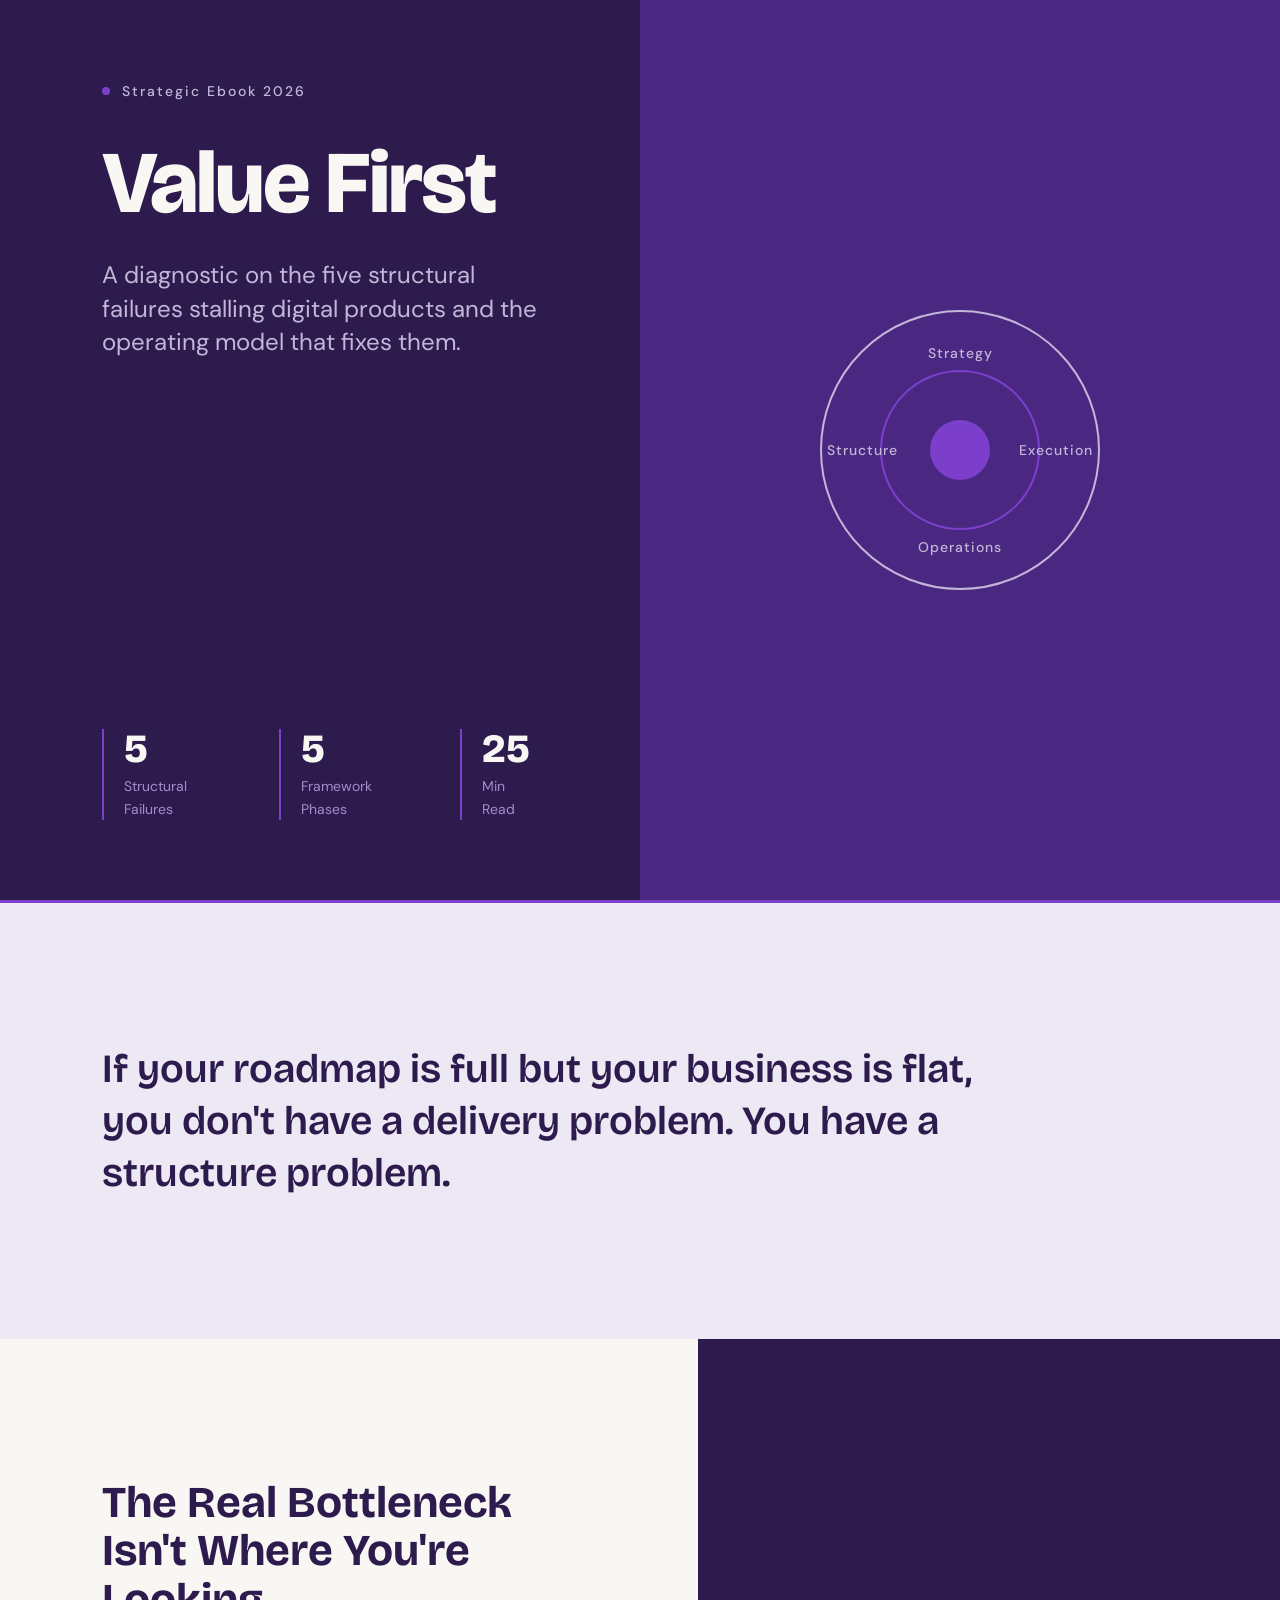
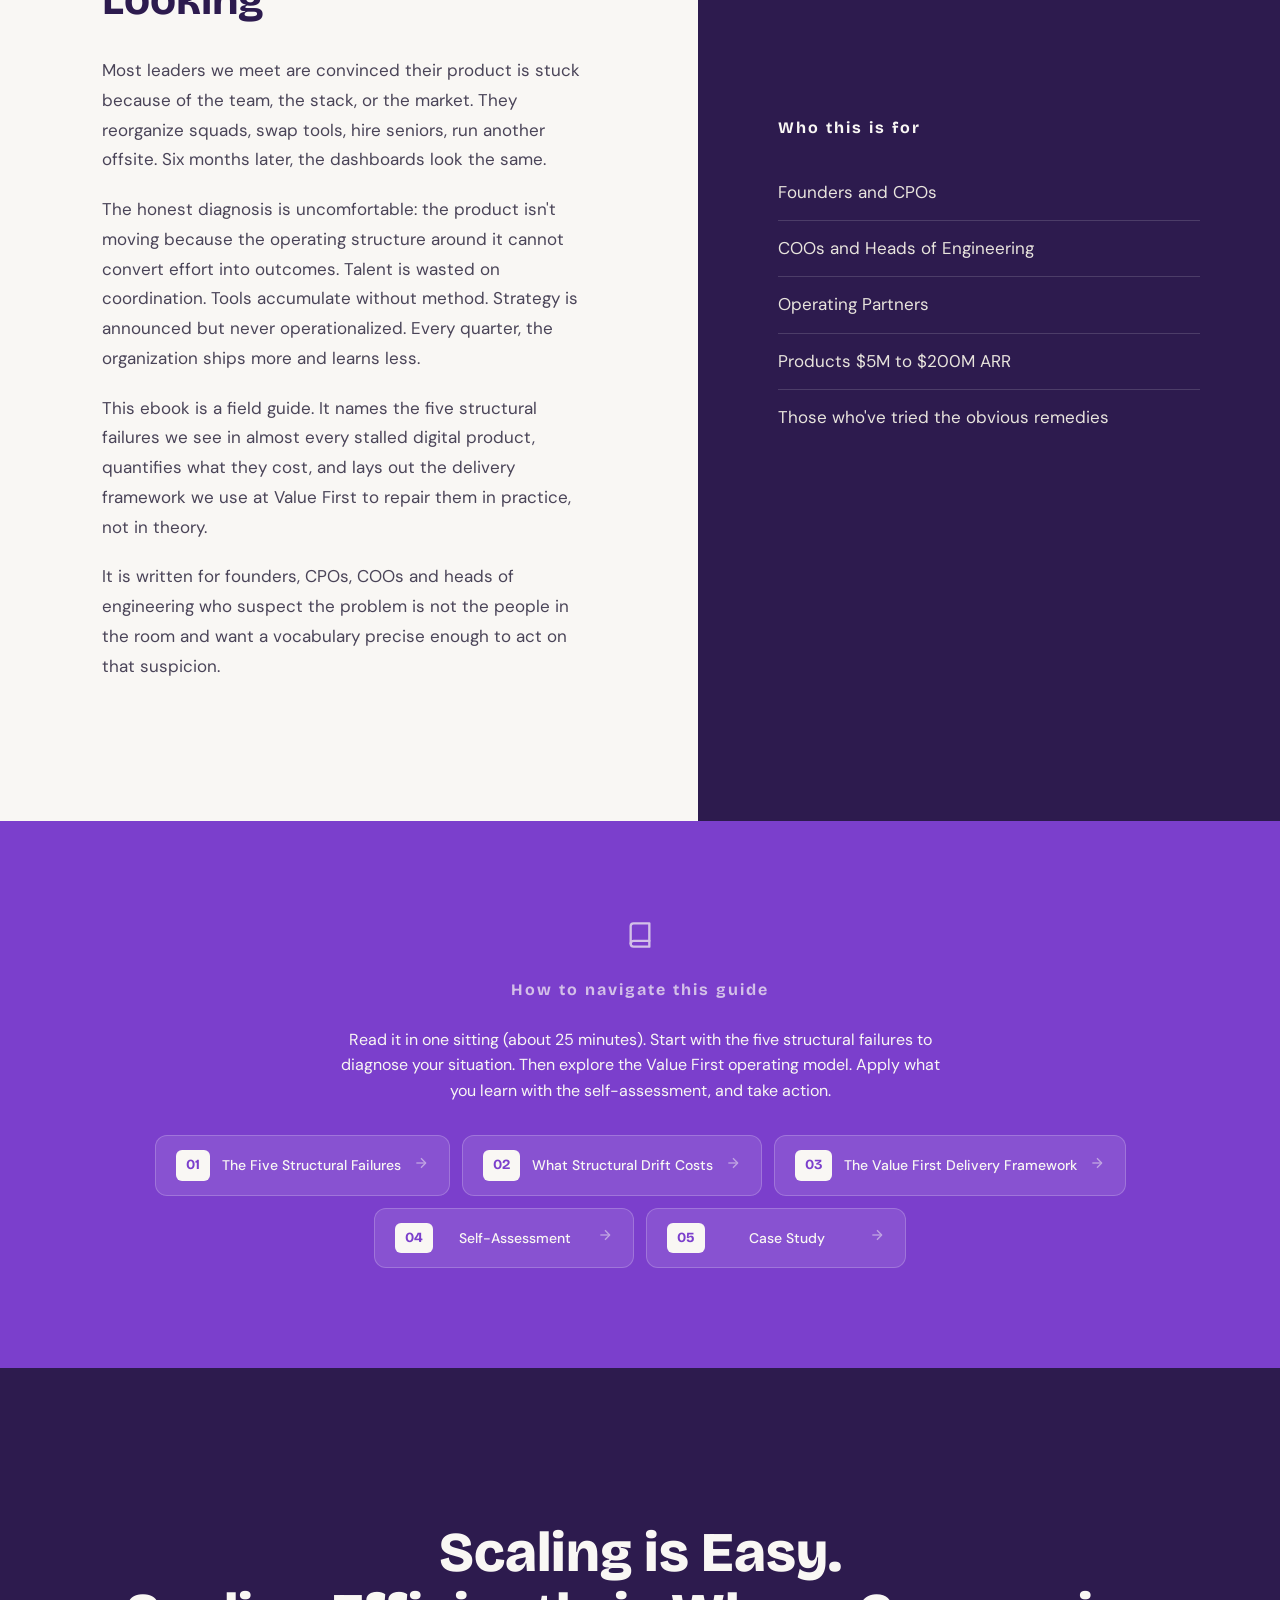
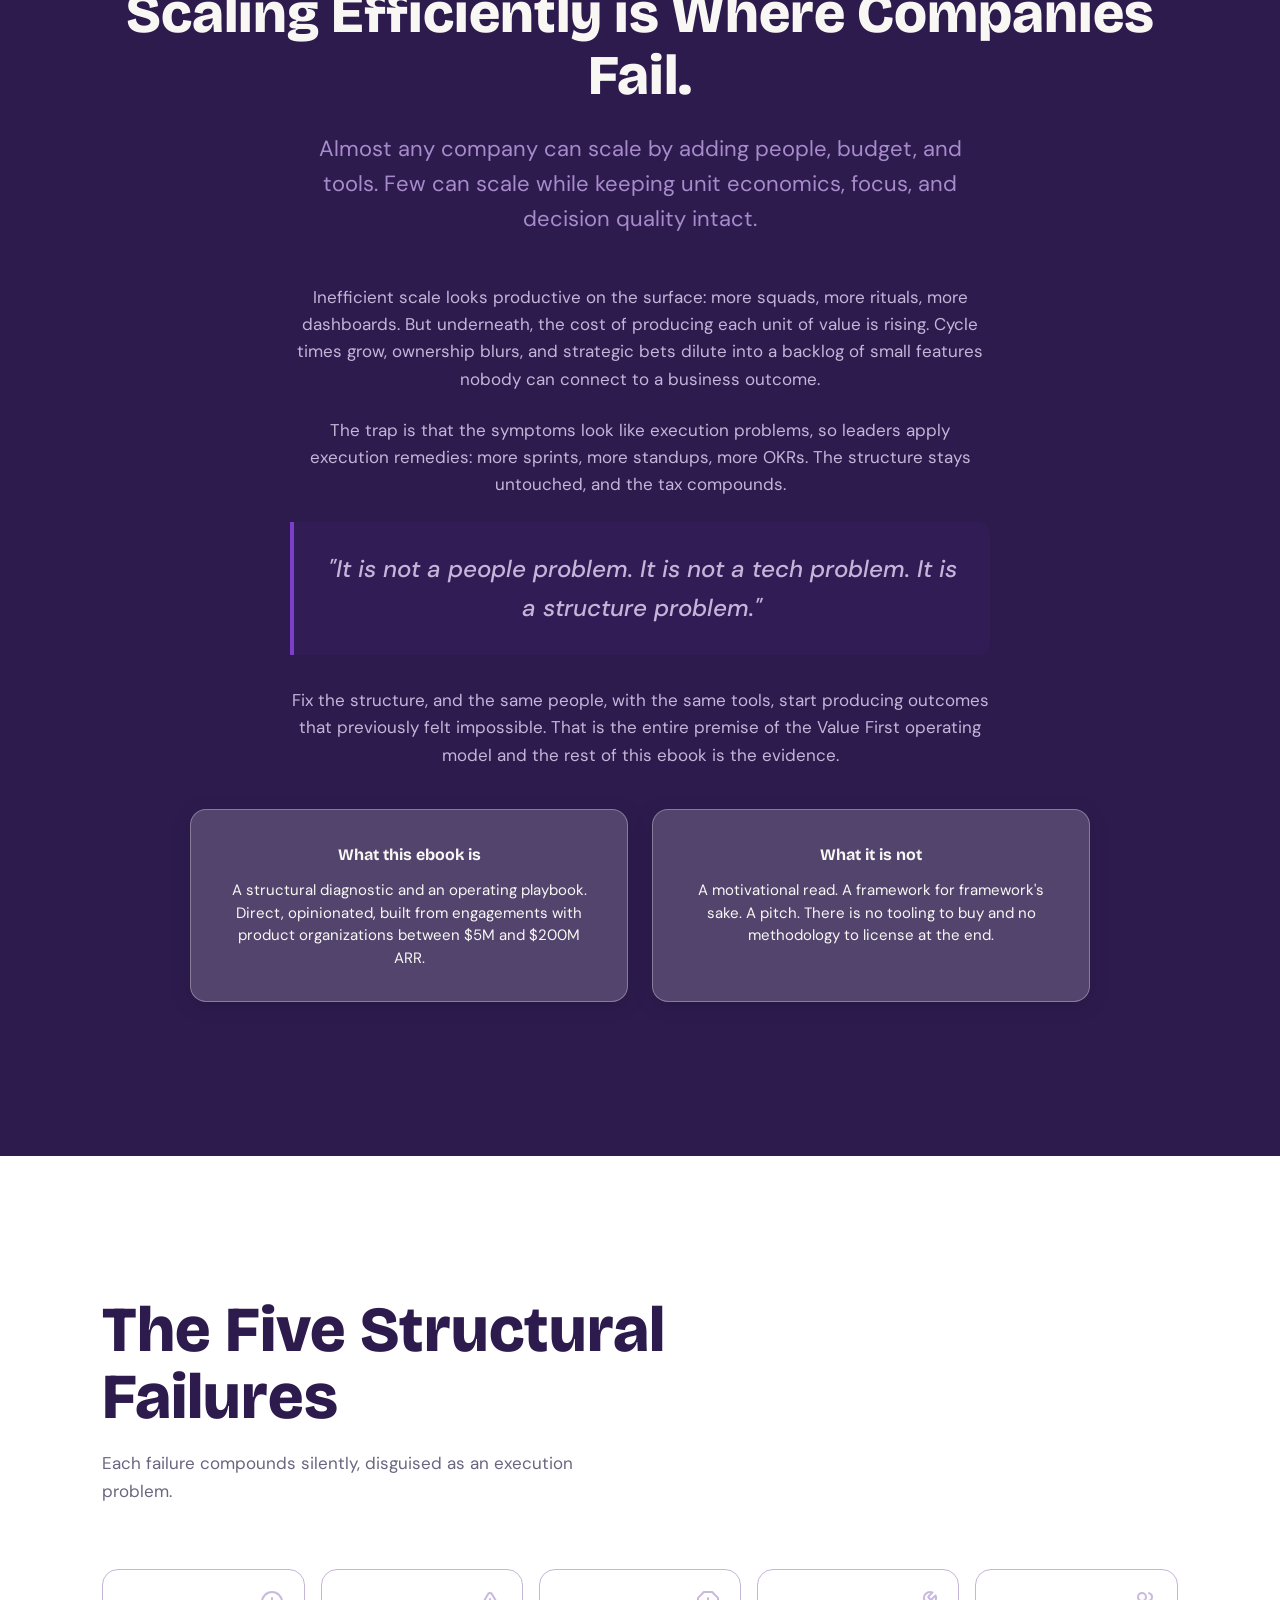
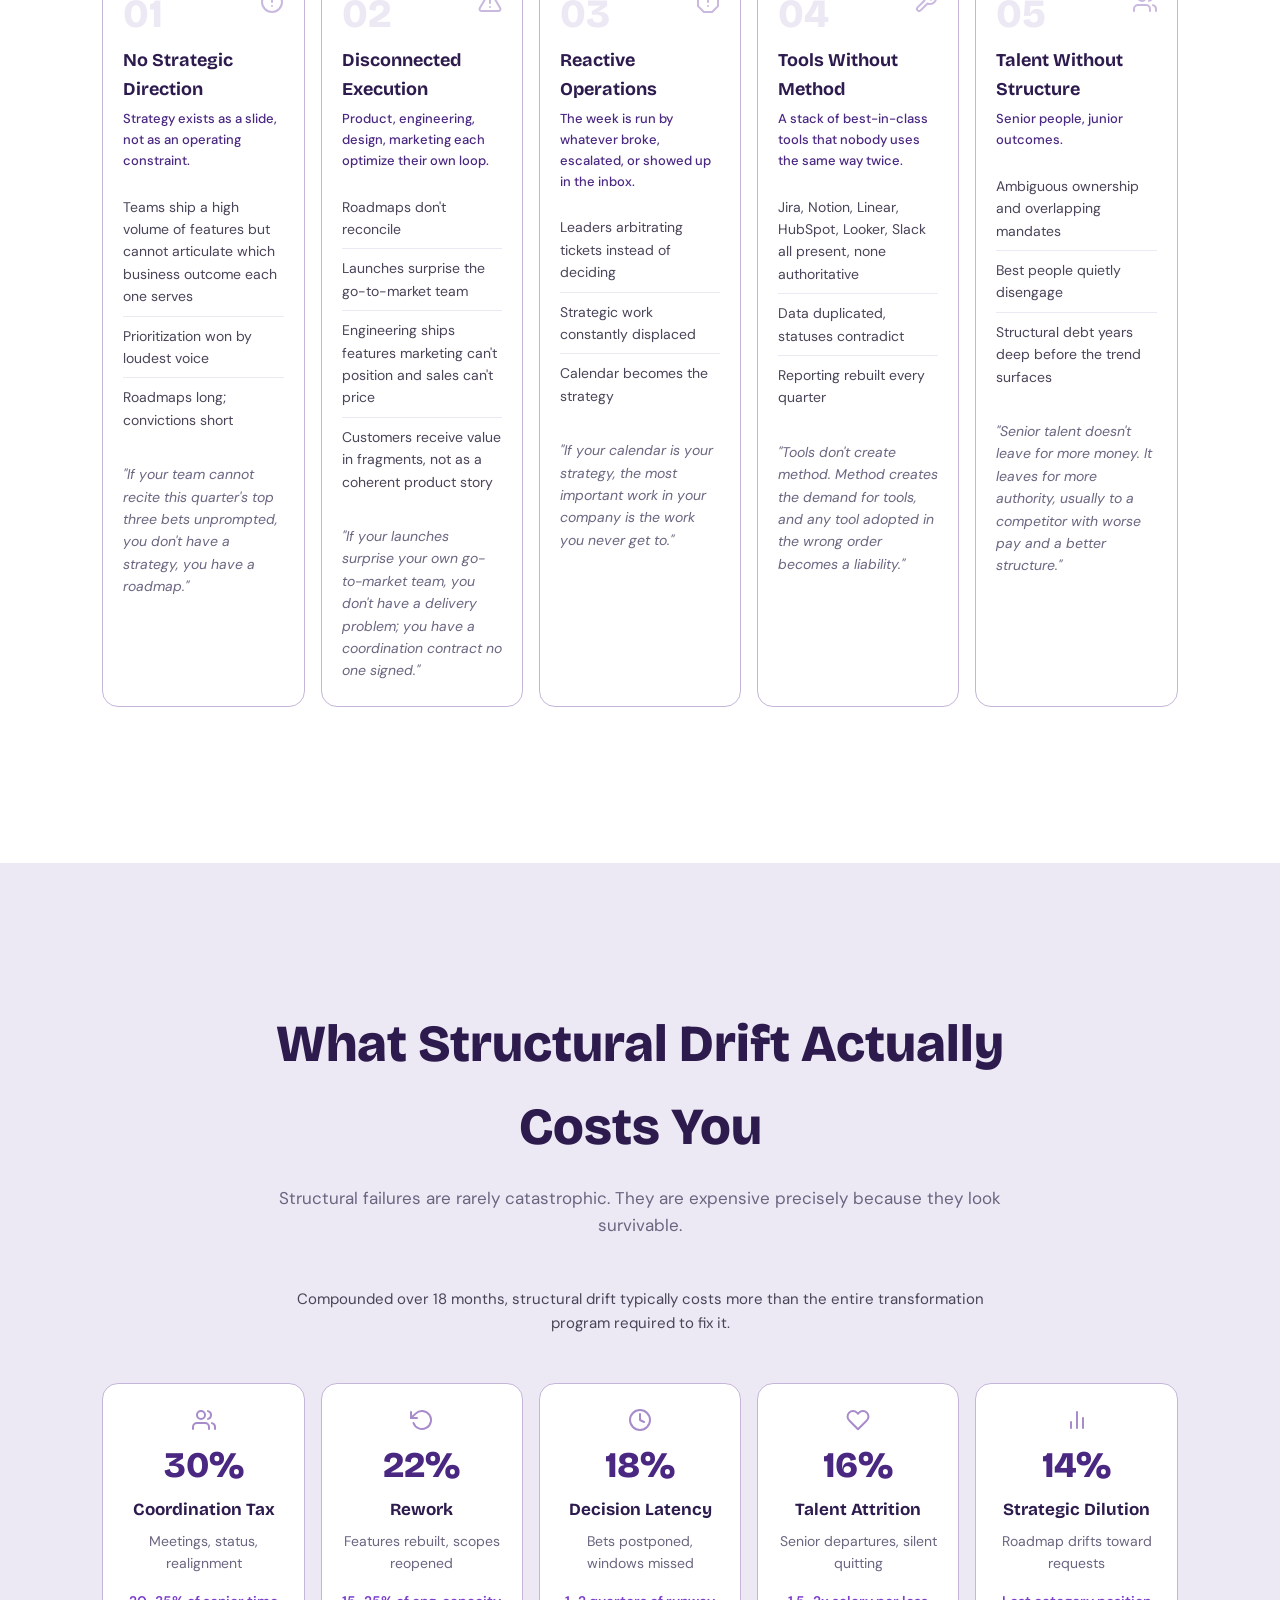
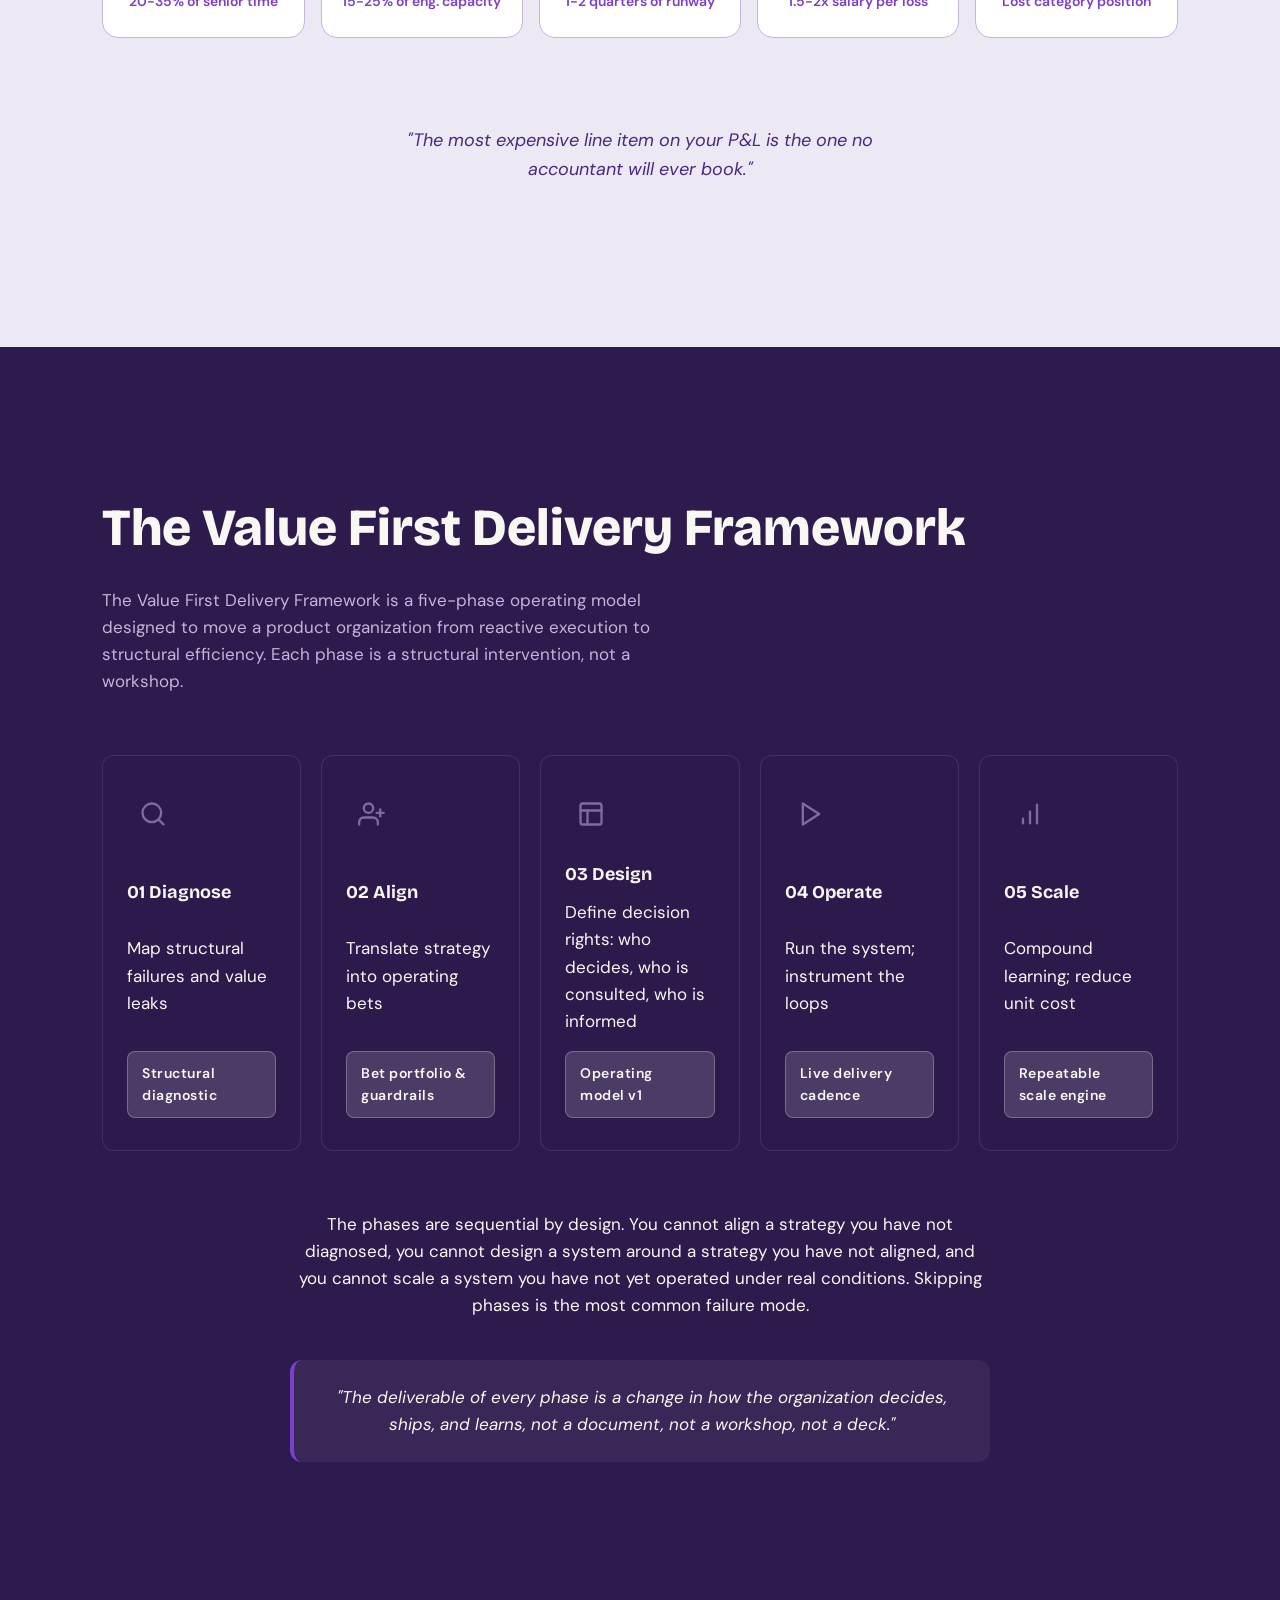
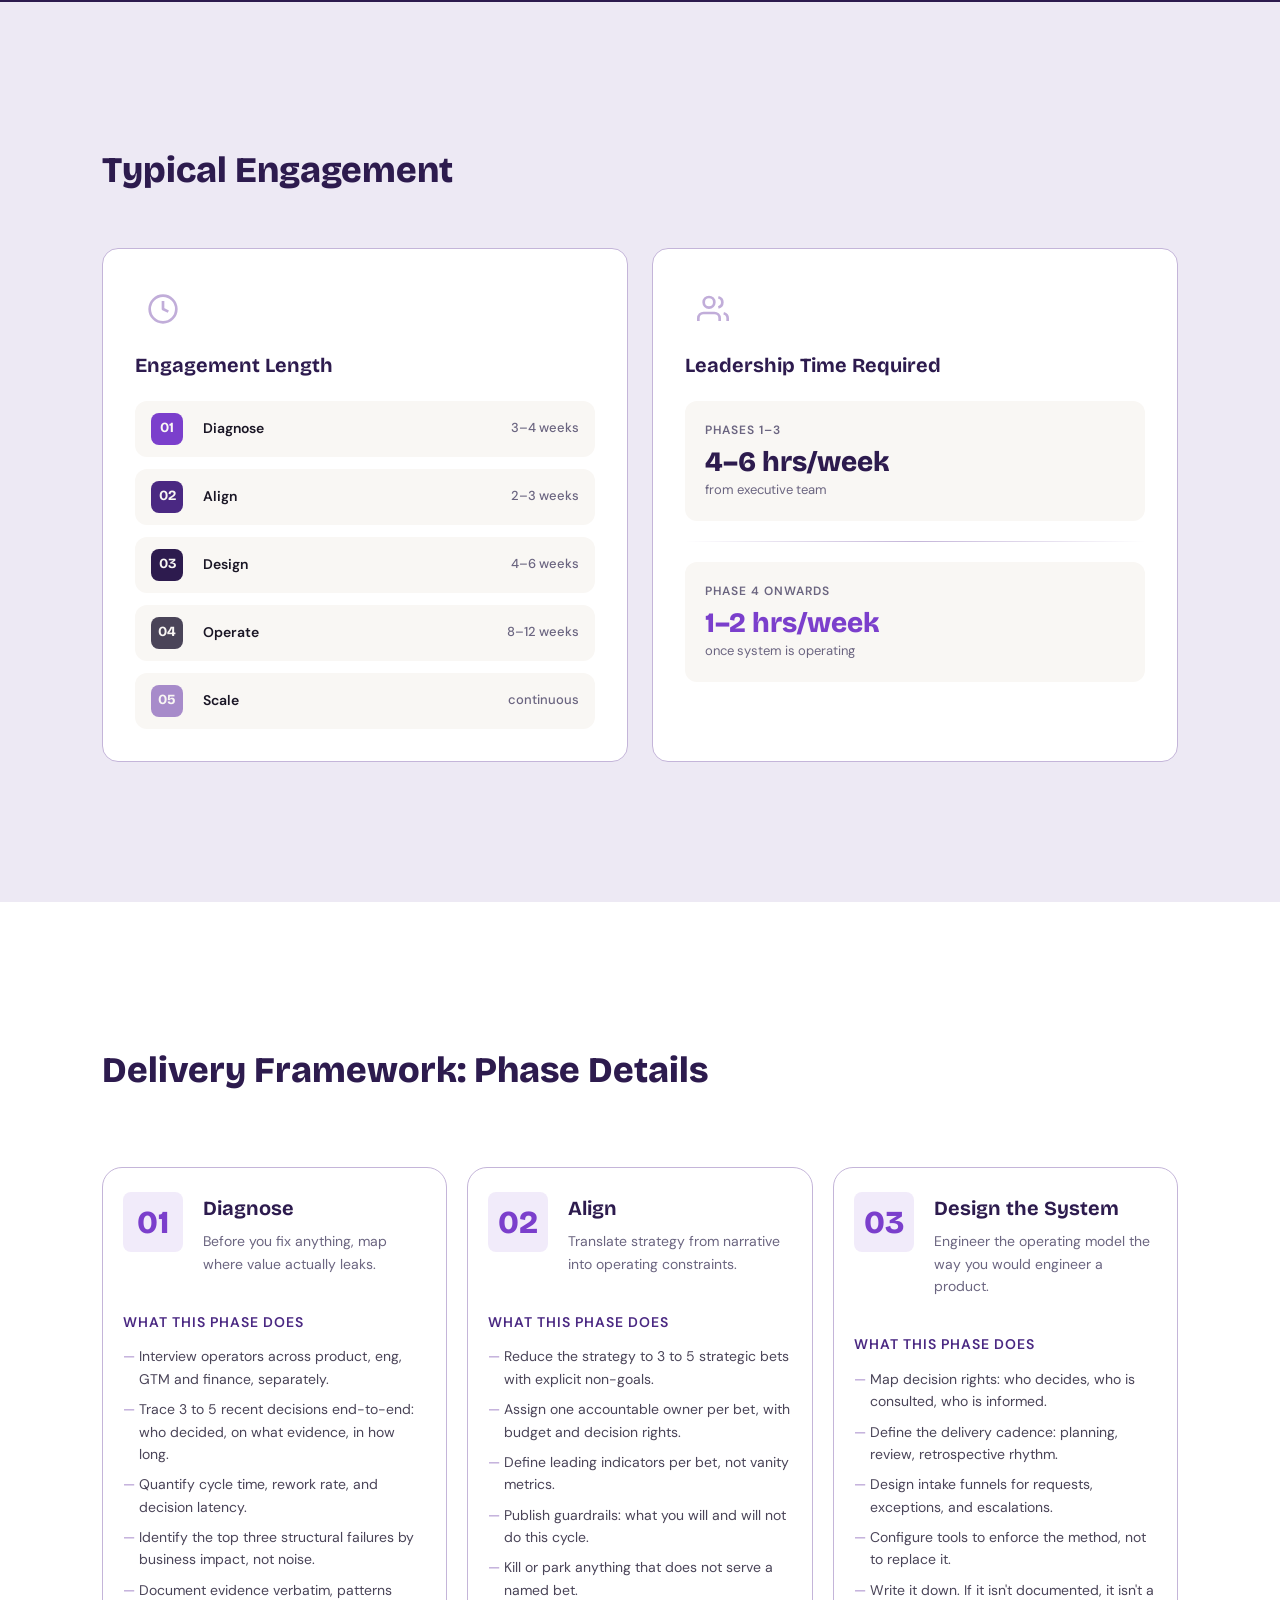
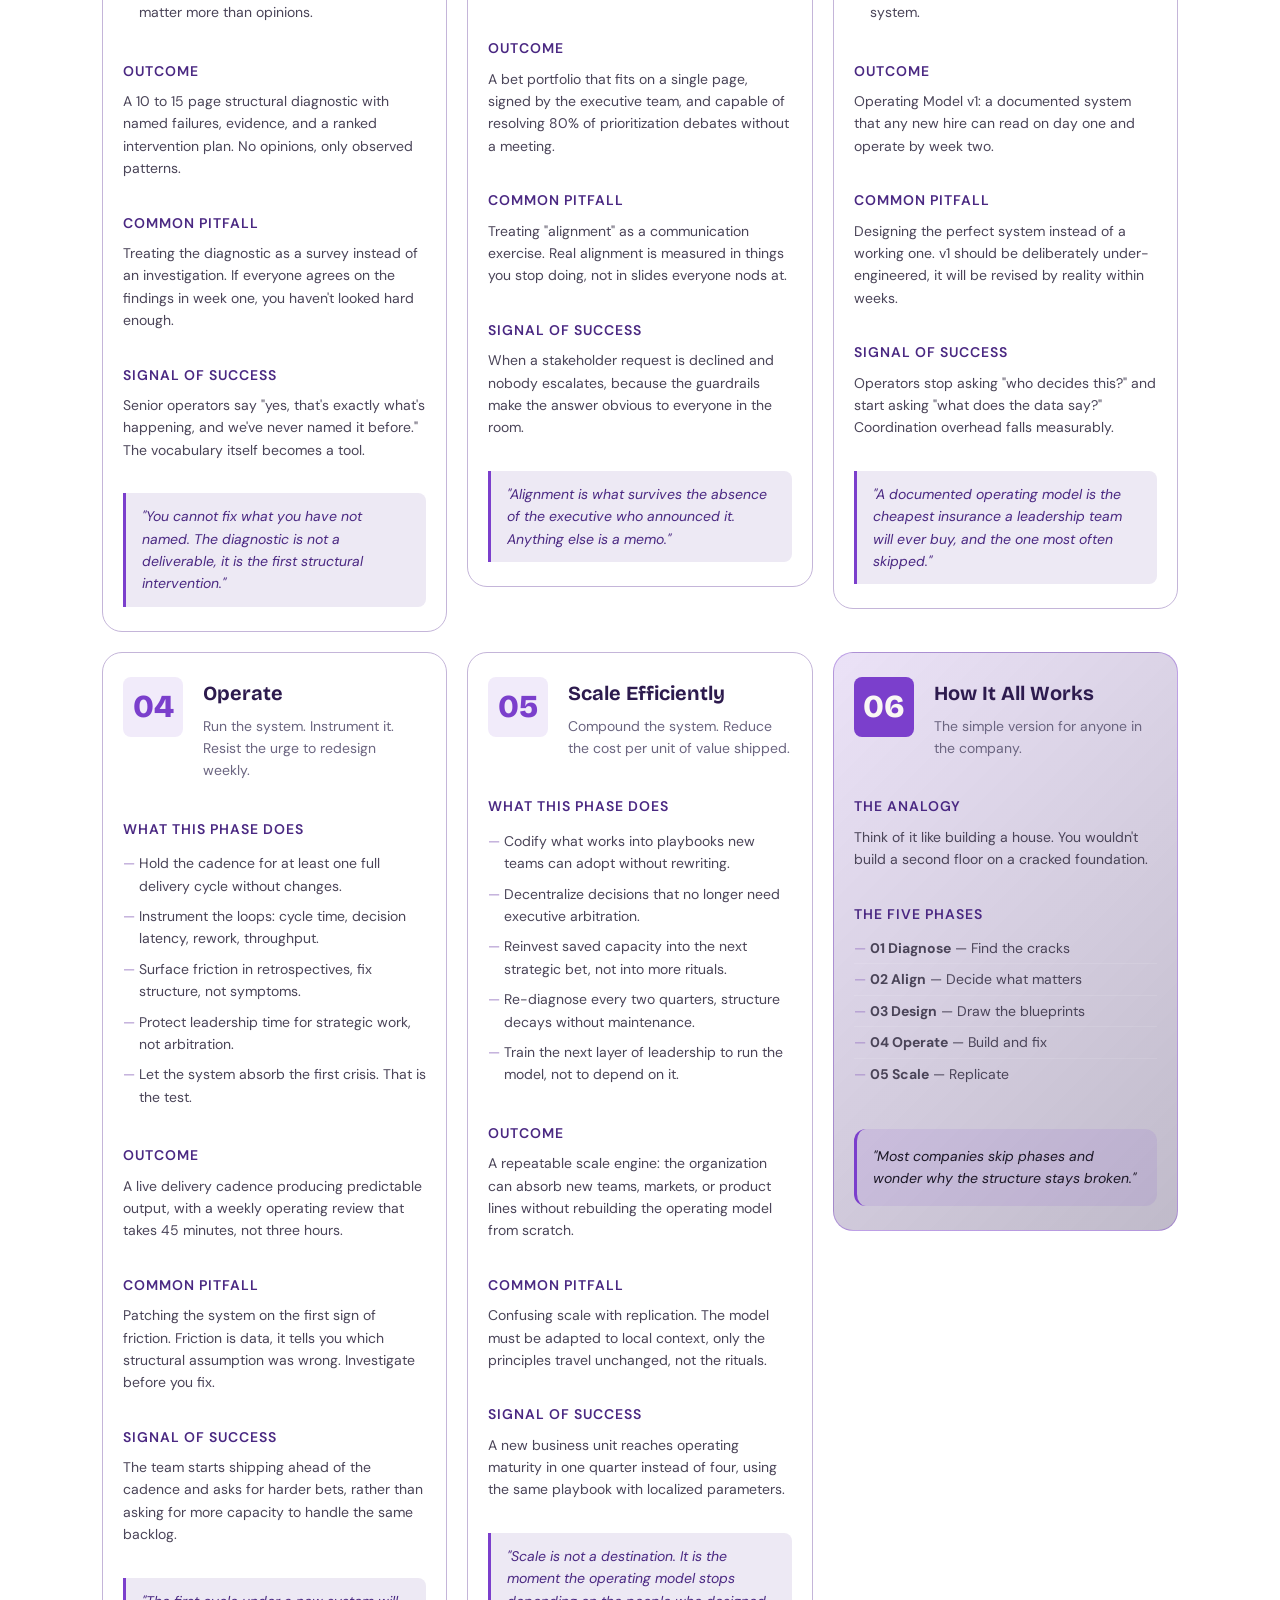
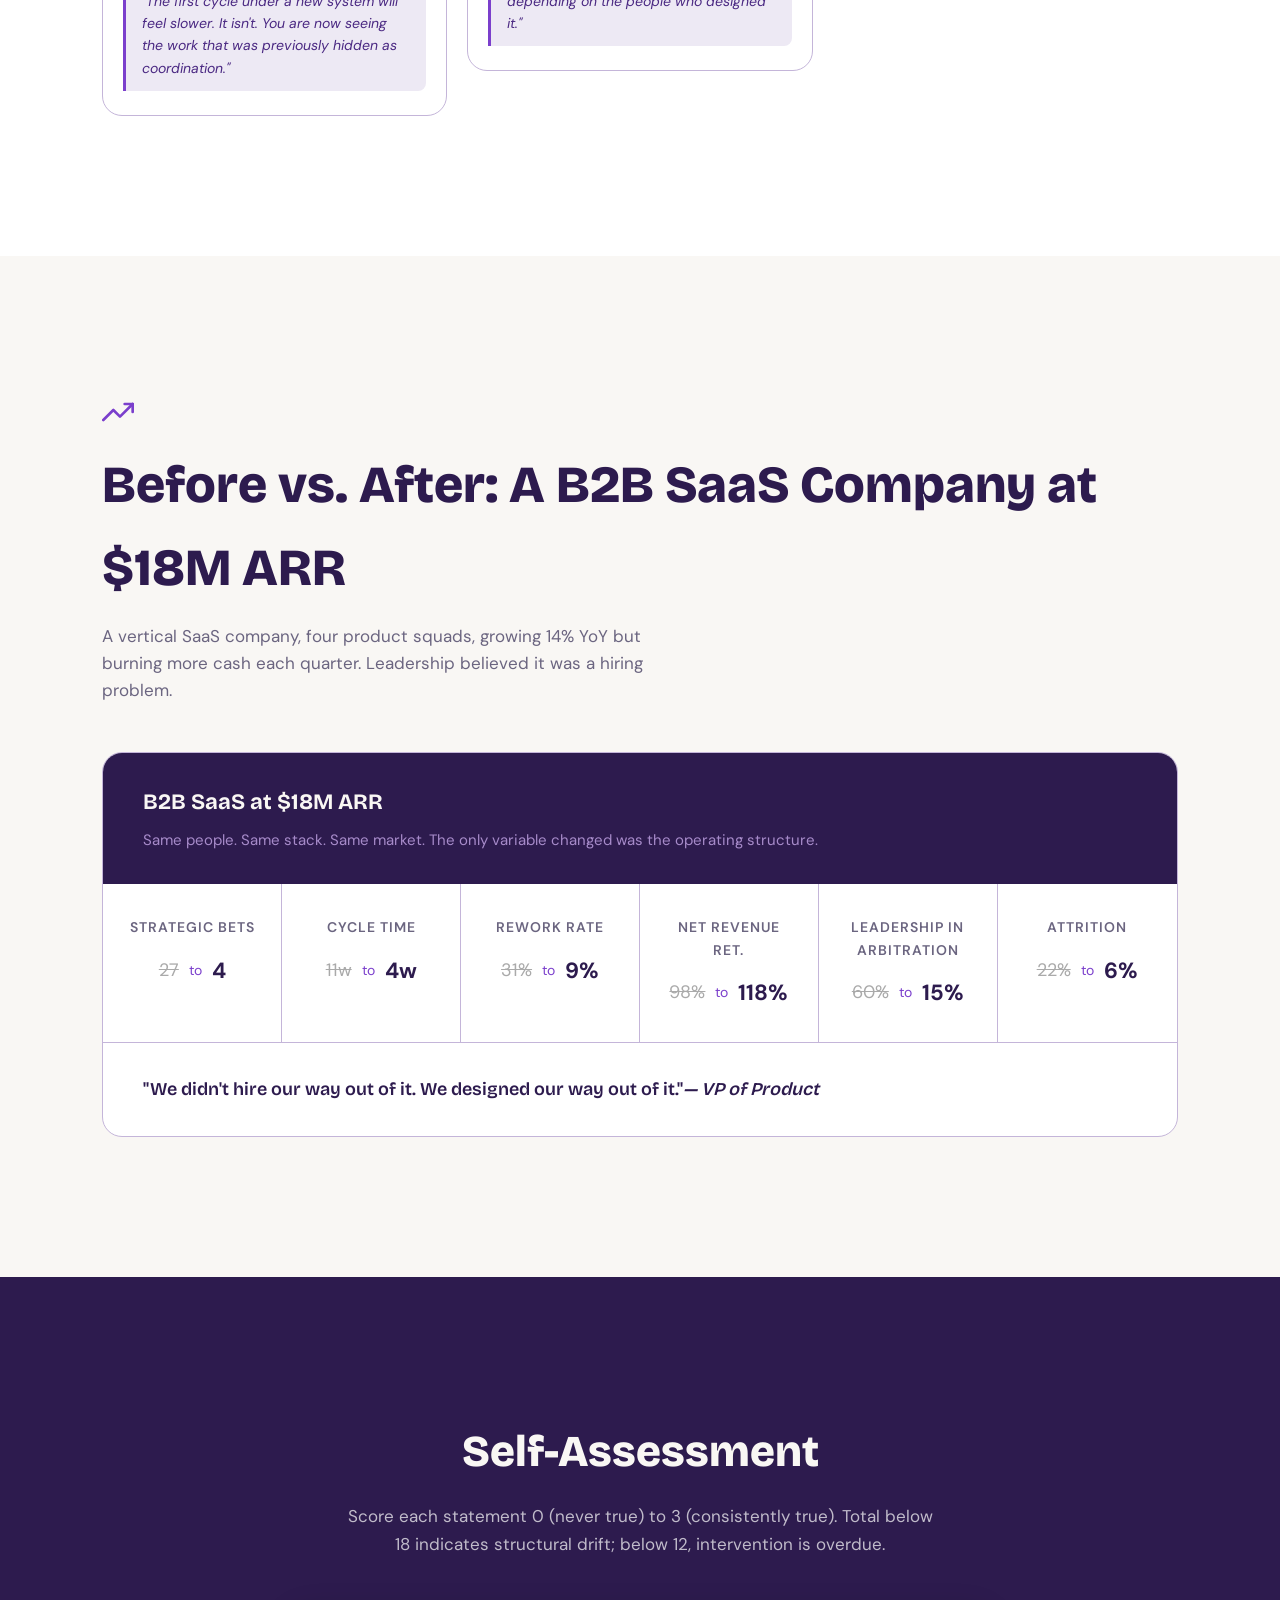
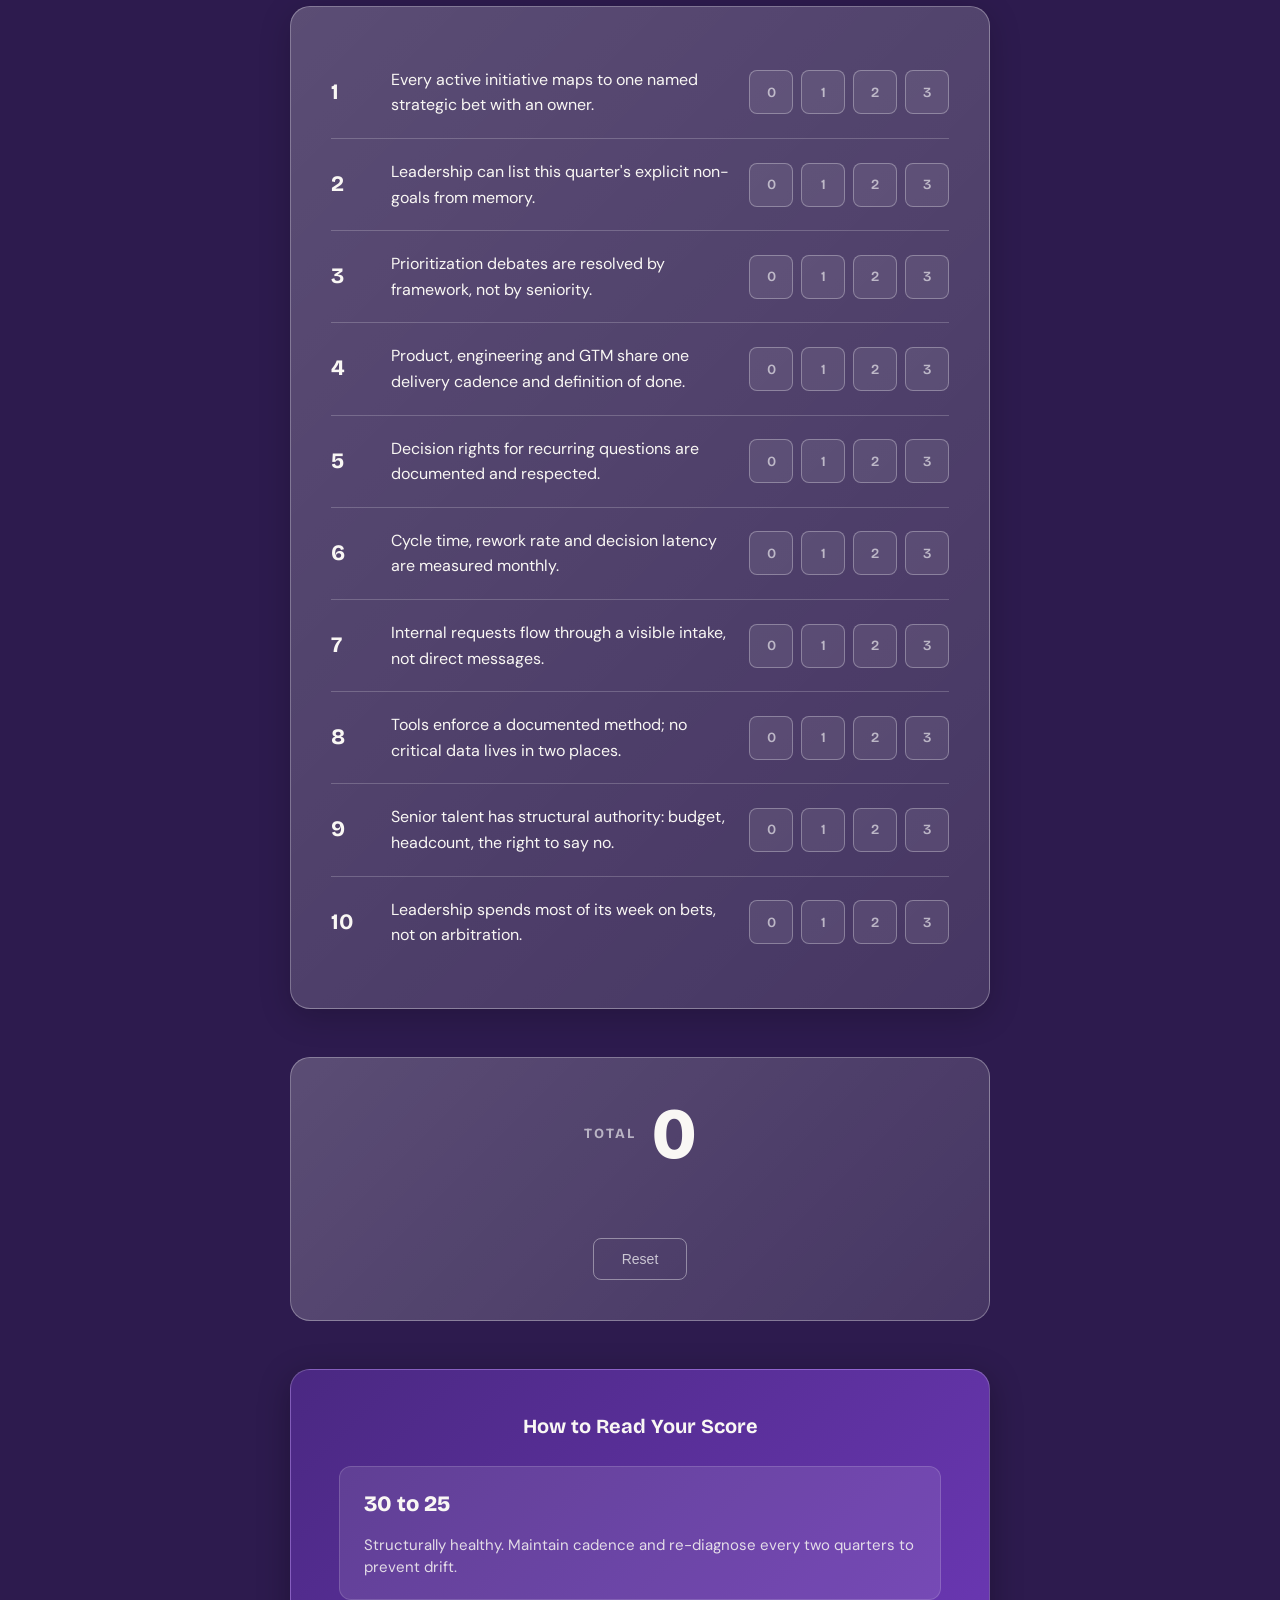
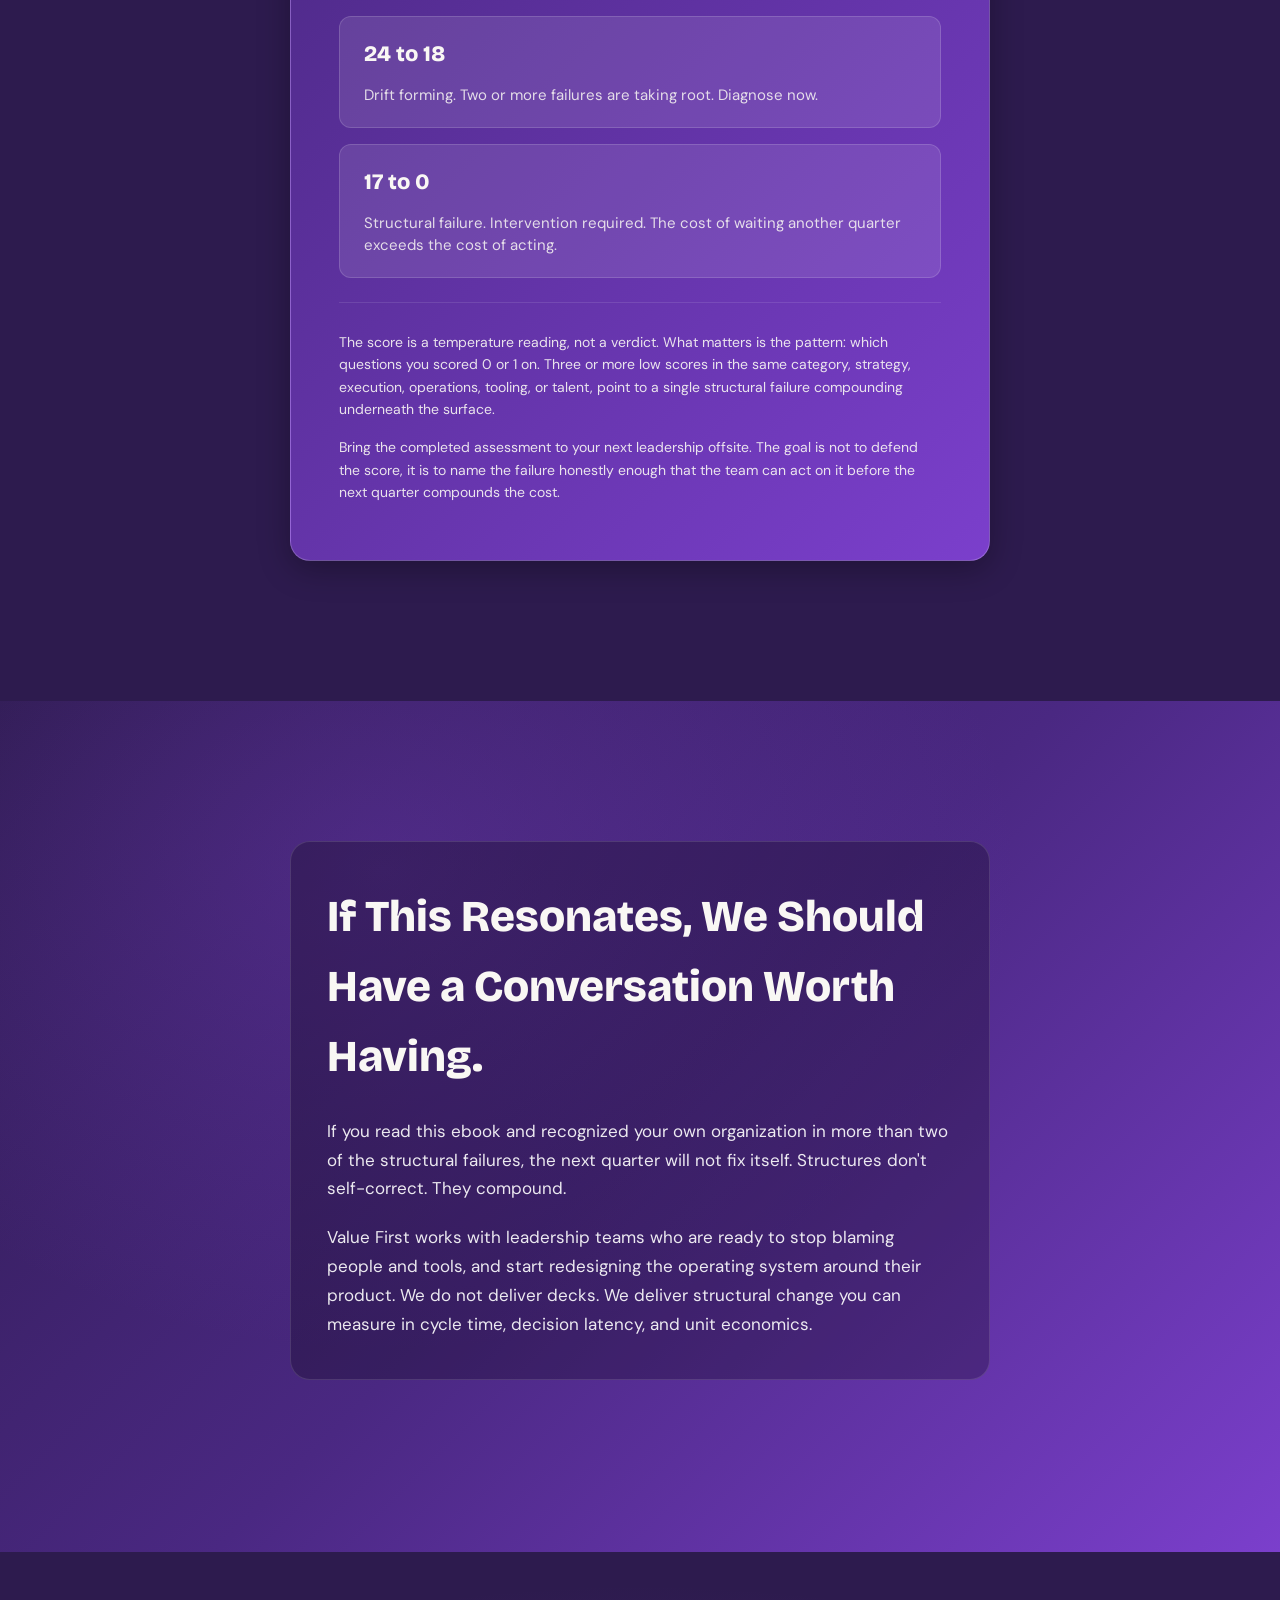
<file: index.html>
<!DOCTYPE html>
<html lang="pt-BR">
<head>
    <meta charset="UTF-8">
    <meta name="viewport" content="width=device-width, initial-scale=1.0">
    <title>Value First | A Diagnostic on Structural Failures</title>
    <link rel="preconnect" href="https://fonts.googleapis.com">
    <link rel="preconnect" href="https://fonts.gstatic.com" crossorigin>
    <link href="https://fonts.googleapis.com/css2?family=Bricolage+Grotesque:opsz,wght@12..96,400;12..96,500;12..96,600;12..96,700;12..96,800&family=DM+Sans:ital,opsz,wght@0,9..40,300;0,9..40,400;0,9..40,500;0,9..40,600;1,9..40,400&display=swap" rel="stylesheet">
    <link rel="stylesheet" href="styles.css">
</head>
<body>
    <section class="hero">
        <div class="hero-content">
            <div class="hero-badge">
                <div class="hero-badge-dot"></div>
                <span>Strategic Ebook 2026</span>
            </div>
            <h1>Value First</h1>
            <p class="hero-sub">A diagnostic on the five structural failures stalling digital products and the operating model that fixes them.</p>
            <div class="hero-stats">
                <div class="stat">
                    <div class="stat-number">5</div>
                    <div class="stat-label">Structural Failures</div>
                </div>
                <div class="stat">
                    <div class="stat-number">5</div>
                    <div class="stat-label">Framework Phases</div>
                </div>
                <div class="stat">
                    <div class="stat-number">25</div>
                    <div class="stat-label">Min Read</div>
                </div>
            </div>
        </div>
        <div class="hero-visual">
            <div class="hero-diagram">
                <div class="diagram-circle">
                    <span class="diagram-label top">Strategy</span>
                    <span class="diagram-label right">Execution</span>
                    <span class="diagram-label bottom">Operations</span>
                    <span class="diagram-label left">Structure</span>
                    <div class="diagram-inner">
                        <div class="diagram-core"></div>
                    </div>
                </div>
            </div>
        </div>
    </section>

    <section class="quote-section">
        <blockquote>If your roadmap is full but your business is flat, you don't have a delivery problem. You have a structure problem.</blockquote>
    </section>

    <section class="intro-section">
        <div class="intro-text">
            <h2>The Real Bottleneck Isn't Where You're Looking</h2>
            <p>Most leaders we meet are convinced their product is stuck because of the team, the stack, or the market. They reorganize squads, swap tools, hire seniors, run another offsite. Six months later, the dashboards look the same.</p>
            <p>The honest diagnosis is uncomfortable: the product isn't moving because the operating structure around it cannot convert effort into outcomes. Talent is wasted on coordination. Tools accumulate without method. Strategy is announced but never operationalized. Every quarter, the organization ships more and learns less.</p>
            <p>This ebook is a field guide. It names the five structural failures we see in almost every stalled digital product, quantifies what they cost, and lays out the delivery framework we use at Value First to repair them in practice, not in theory.</p>
            <p>It is written for founders, CPOs, COOs and heads of engineering who suspect the problem is not the people in the room and want a vocabulary precise enough to act on that suspicion.</p>
        </div>
        <div class="intro-audience">
            <h3>Who this is for</h3>
            <ul>
                <li>Founders and CPOs</li>
                <li>COOs and Heads of Engineering</li>
                <li>Operating Partners</li>
                <li>Products $5M to $200M ARR</li>
                <li>Those who've tried the obvious remedies</li>
            </ul>
        </div>
    </section>

    <section class="intro-howto">
        <div class="howto-icon">
            <svg width="28" height="28" viewBox="0 0 24 24" fill="none" stroke="currentColor" stroke-width="2" stroke-linecap="round" >
                <path d="M4 19.5A2.5 2.5 0 0 1 6.5 17H20"/>
                <path d="M6.5 2H20v20H6.5A2.5 2.5 0 0 1 4 19.5v-15A2.5 2.5 0 0 1 6.5 2z"/>
            </svg>
        </div>
        <h3>How to navigate this guide</h3>
        <p>Read it in one sitting (about 25 minutes). Start with the five structural failures to diagnose your situation. Then explore the Value First operating model. Apply what you learn with the self-assessment, and take action.</p>
        <div class="toc-grid">
            <a href="#failures" class="toc-item">
                <span class="toc-number">01</span>
                <span class="toc-label">The Five Structural Failures</span>
                <span class="toc-arrow">
                    <svg width="16" height="16" viewBox="0 0 24 24" fill="none" stroke="currentColor" stroke-width="2"><line x1="5" y1="12" x2="19" y2="12"/><polyline points="12 5 19 12 12 19"/></svg>
                </span>
            </a>
            <a href="#cost" class="toc-item">
                <span class="toc-number">02</span>
                <span class="toc-label">What Structural Drift Costs</span>
                <span class="toc-arrow">
                    <svg width="16" height="16" viewBox="0 0 24 24" fill="none" stroke="currentColor" stroke-width="2"><line x1="5" y1="12" x2="19" y2="12"/><polyline points="12 5 19 12 12 19"/></svg>
                </span>
            </a>
            <a href="#framework" class="toc-item">
                <span class="toc-number">03</span>
                <span class="toc-label">The Value First Delivery Framework</span>
                <span class="toc-arrow">
                    <svg width="16" height="16" viewBox="0 0 24 24" fill="none" stroke="currentColor" stroke-width="2"><line x1="5" y1="12" x2="19" y2="12"/><polyline points="12 5 19 12 12 19"/></svg>
                </span>
            </a>
            <a href="#assessment" class="toc-item">
                <span class="toc-number">04</span>
                <span class="toc-label">Self-Assessment</span>
                <span class="toc-arrow">
                    <svg width="16" height="16" viewBox="0 0 24 24" fill="none" stroke="currentColor" stroke-width="2"><line x1="5" y1="12" x2="19" y2="12"/><polyline points="12 5 19 12 12 19"/></svg>
                </span>
            </a>
            <a href="#case-study" class="toc-item">
                <span class="toc-number">05</span>
                <span class="toc-label">Case Study</span>
                <span class="toc-arrow">
                    <svg width="16" height="16" viewBox="0 0 24 24" fill="none" stroke="currentColor" stroke-width="2"><line x1="5" y1="12" x2="19" y2="12"/><polyline points="12 5 19 12 12 19"/></svg>
                </span>
            </a>
        </div>
    </section>

    <section class="thesis-section">
        <h2>Scaling is Easy.<br>Scaling Efficiently is Where Companies Fail.</h2>
        <p class="lead">Almost any company can scale by adding people, budget, and tools. Few can scale while keeping unit economics, focus, and decision quality intact.</p>
        <p class="thesis-text">Inefficient scale looks productive on the surface: more squads, more rituals, more dashboards. But underneath, the cost of producing each unit of value is rising. Cycle times grow, ownership blurs, and strategic bets dilute into a backlog of small features nobody can connect to a business outcome.</p>
        <p class="thesis-text">The trap is that the symptoms look like execution problems, so leaders apply execution remedies: more sprints, more standups, more OKRs. The structure stays untouched, and the tax compounds.</p>
        <div class="thesis-quote">"It is not a people problem. It is not a tech problem. It is a structure problem."</div>
        <p class="thesis-text">Fix the structure, and the same people, with the same tools, start producing outcomes that previously felt impossible. That is the entire premise of the Value First operating model and the rest of this ebook is the evidence.</p>
        <div class="thesis-is-grid">
            <div class="thesis-is-card thesis-is-positive">
                <h3>What this ebook is</h3>
                <p>A structural diagnostic and an operating playbook. Direct, opinionated, built from engagements with product organizations between $5M and $200M ARR.</p>
            </div>
            <div class="thesis-is-card thesis-is-negative">
                <h3>What it is not</h3>
                <p>A motivational read. A framework for framework's sake. A pitch. There is no tooling to buy and no methodology to license at the end.</p>
            </div>
        </div>
    </section>

    <section class="failures-section" id="failures">
        <div class="failures-header">
            <h2>The Five Structural Failures</h2>
            <p>Each failure compounds silently, disguised as an execution problem.</p>
        </div>

        <div class="failures-grid">
            <div class="failure-card">
                <div class="failure-icon">
                    <svg width="24" height="24" viewBox="0 0 24 24" fill="none" stroke="currentColor" stroke-width="2" stroke-linecap="round" >
                        <circle cx="12" cy="12" r="10"/>
                        <line x1="12" y1="8" x2="12" y2="12"/>
                        <line x1="12" y1="16" x2="12.01" y2="16"/>
                    </svg>
                </div>
                <div class="failure-number">01</div>
                <h3>No Strategic Direction</h3>
                <p class="subtitle">Strategy exists as a slide, not as an operating constraint.</p>
                <ul>
                    <li>Teams ship a high volume of features but cannot articulate which business outcome each one serves</li>
                    <li>Prioritization won by loudest voice</li>
                    <li>Roadmaps long; convictions short</li>
                </ul>
                <p class="quote-small">"If your team cannot recite this quarter's top three bets unprompted, you don't have a strategy, you have a roadmap."</p>
            </div>
            <div class="failure-card">
                <div class="failure-icon">
                    <svg width="24" height="24" viewBox="0 0 24 24" fill="none" stroke="currentColor" stroke-width="2" stroke-linecap="round" >
                        <path d="M10.29 3.86L1.82 18a2 2 0 0 0 1.71 3h16.94a2 2 0 0 0 1.71-3L13.71 3.86a2 2 0 0 0-3.42 0z"/>
                        <line x1="12" y1="9" x2="12" y2="13"/>
                        <line x1="12" y1="17" x2="12.01" y2="17"/>
                    </svg>
                </div>
                <div class="failure-number">02</div>
                <h3>Disconnected Execution</h3>
                <p class="subtitle">Product, engineering, design, marketing each optimize their own loop.</p>
                <ul>
                    <li>Roadmaps don't reconcile</li>
                    <li>Launches surprise the go-to-market team</li>
                    <li>Engineering ships features marketing can't position and sales can't price</li>
                    <li>Customers receive value in fragments, not as a coherent product story</li>
                </ul>
                <p class="quote-small">"If your launches surprise your own go-to-market team, you don't have a delivery problem; you have a coordination contract no one signed."</p>
            </div>
            <div class="failure-card">
                <div class="failure-icon">
                    <svg width="24" height="24" viewBox="0 0 24 24" fill="none" stroke="currentColor" stroke-width="2" stroke-linecap="round" >
                        <polygon points="7.86 2 16.14 2 22 7.86 22 16.14 16.14 22 7.86 22 2 16.14 2 7.86 7.86 2"/>
                        <line x1="12" y1="8" x2="12" y2="12"/>
                        <line x1="12" y1="16" x2="12.01" y2="16"/>
                    </svg>
                </div>
                <div class="failure-number">03</div>
                <h3>Reactive Operations</h3>
                <p class="subtitle">The week is run by whatever broke, escalated, or showed up in the inbox.</p>
                <ul>
                    <li>Leaders arbitrating tickets instead of deciding</li>
                    <li>Strategic work constantly displaced</li>
                    <li>Calendar becomes the strategy</li>
                </ul>
                <p class="quote-small">"If your calendar is your strategy, the most important work in your company is the work you never get to."</p>
            </div>
            <div class="failure-card">
                <div class="failure-icon">
                    <svg width="24" height="24" viewBox="0 0 24 24" fill="none" stroke="currentColor" stroke-width="2" stroke-linecap="round" >
                        <path d="M14.7 6.3a1 1 0 0 0 0 1.4l1.6 1.6a1 1 0 0 0 1.4 0l3.77-3.77a6 6 0 0 1-7.94 7.94l-6.91 6.91a2.12 2.12 0 0 1-3-3l6.91-6.91a6 6 0 0 1 7.94-7.94l-3.76 3.76z"/>
                    </svg>
                </div>
                <div class="failure-number">04</div>
                <h3>Tools Without Method</h3>
                <p class="subtitle">A stack of best-in-class tools that nobody uses the same way twice.</p>
                <ul>
                    <li>Jira, Notion, Linear, HubSpot, Looker, Slack all present, none authoritative</li>
                    <li>Data duplicated, statuses contradict</li>
                    <li>Reporting rebuilt every quarter</li>
                </ul>
                <p class="quote-small">"Tools don't create method. Method creates the demand for tools, and any tool adopted in the wrong order becomes a liability."</p>
            </div>
            <div class="failure-card">
                <div class="failure-icon">
                    <svg width="24" height="24" viewBox="0 0 24 24" fill="none" stroke="currentColor" stroke-width="2" stroke-linecap="round" >
                        <path d="M17 21v-2a4 4 0 0 0-4-4H5a4 4 0 0 0-4 4v2"/>
                        <circle cx="9" cy="7" r="4"/>
                        <path d="M23 21v-2a4 4 0 0 0-3-3.87"/>
                        <path d="M16 3.13a4 4 0 0 1 0 7.75"/>
                    </svg>
                </div>
                <div class="failure-number">05</div>
                <h3>Talent Without Structure</h3>
                <p class="subtitle">Senior people, junior outcomes.</p>
                <ul>
                    <li>Ambiguous ownership and overlapping mandates</li>
                    <li>Best people quietly disengage</li>
                    <li>Structural debt years deep before the trend surfaces</li>
                </ul>
                <p class="quote-small">"Senior talent doesn't leave for more money. It leaves for more authority, usually to a competitor with worse pay and a better structure."</p>
            </div>
        </div>

        <div class="accordion-mobile" id="failures-accordion">
            <div class="accordion-item">
                <div class="accordion-header">
                    <span>01 — No Strategic Direction</span>
                </div>
                <div class="accordion-content">
                    <p class="subtitle">Strategy exists as a slide, not as an operating constraint.</p>
                    <div class="failure-section">
                        <h5>Symptom</h5>
                        <ul>
                            <li>Teams ship a high volume of features but cannot articulate which business outcome each one serves</li>
                            <li>Prioritization won by loudest voice</li>
                            <li>Roadmaps long; convictions short</li>
                        </ul>
                    </div>
                    <div class="failure-section">
                        <h5>Why it persists</h5>
                        <p>It survives because everyone is busy. Activity is mistaken for progress, and nobody wants to be the executive who pauses delivery to question direction.</p>
                    </div>
                    <div class="failure-section">
                        <h5>Root Cause</h5>
                        <p>Strategy was authored as a narrative, not translated into measurable bets, guardrails, and explicit trade-offs. Without a decision framework, every request looks equally valid and the loudest stakeholder wins by default.</p>
                    </div>
                    <div class="failure-section">
                        <h5>Structural Fix</h5>
                        <p>Convert strategy into a small set of strategic bets with owners, leading indicators, and explicit non-goals. Make 'no' a structural answer, not a political one. Publish what you will not do this quarter.</p>
                    </div>
                    <p class="quote-small">"If your team cannot recite this quarter's top three bets unprompted, you don't have a strategy, you have a roadmap."</p>
                </div>
            </div>
            <div class="accordion-item">
                <div class="accordion-header">
                    <span>02 — Disconnected Execution</span>
                </div>
                <div class="accordion-content">
                    <p class="subtitle">Product, engineering, design, marketing each optimize their own loop.</p>
                    <div class="failure-section">
                        <h5>Symptom</h5>
                        <ul>
                            <li>Roadmaps don't reconcile</li>
                            <li>Launches surprise the go-to-market team</li>
                            <li>Engineering ships features marketing can't position and sales can't price</li>
                            <li>Customers receive value in fragments, not as a coherent product story</li>
                        </ul>
                    </div>
                    <div class="failure-section">
                        <h5>Why it persists</h5>
                        <p>It persists because each function is individually high-performing. Local excellence masks a global failure to converge and leadership rewards the outputs they can see in their own dashboards.</p>
                    </div>
                    <div class="failure-section">
                        <h5>Root Cause</h5>
                        <p>There is no shared delivery cadence across functions. Each area runs its own rituals on its own clock, with its own definition of done, and 'alignment' is delegated to whoever attends the most meetings.</p>
                    </div>
                    <div class="failure-section">
                        <h5>Structural Fix</h5>
                        <p>Install a single delivery cadence with cross-functional checkpoints tied to the same outcomes. One backlog of bets, one definition of done, one review. If a function isn't in the cadence, it's not in the bet.</p>
                    </div>
                    <p class="quote-small">"If your launches surprise your own go-to-market team, you don't have a delivery problem; you have a coordination contract no one signed."</p>
                </div>
            </div>
            <div class="accordion-item">
                <div class="accordion-header">
                    <span>03 — Reactive Operations</span>
                </div>
                <div class="accordion-content">
                    <p class="subtitle">The week is run by whatever broke, escalated, or showed up in the inbox.</p>
                    <div class="failure-section">
                        <h5>Symptom</h5>
                        <ul>
                            <li>Leaders arbitrating tickets instead of deciding</li>
                            <li>Strategic work constantly displaced</li>
                            <li>Calendar becomes the strategy</li>
                        </ul>
                    </div>
                    <div class="failure-section">
                        <h5>Why it persists</h5>
                        <p>It feels productive. Responsiveness is praised. The cost, strategic work displaced indefinitely, is invisible until a competitor launches the bet you postponed for two quarters.</p>
                    </div>
                    <div class="failure-section">
                        <h5>Root Cause</h5>
                        <p>Operations were never designed. They emerged. There is no explicit model for how decisions, exceptions, and escalations should flow, so every request defaults to the most senior person in the chain.</p>
                    </div>
                    <div class="failure-section">
                        <h5>Structural Fix</h5>
                        <p>Design the operating system: decision rights, SLAs for internal requests, intake funnels, and a visible queue. Replace heroics with a system. Protect at least 60% of leadership time for strategic work, in writing.</p>
                    </div>
                    <p class="quote-small">"If your calendar is your strategy, the most important work in your company is the work you never get to."</p>
                </div>
            </div>
            <div class="accordion-item">
                <div class="accordion-header">
                    <span>04 — Tools Without Method</span>
                </div>
                <div class="accordion-content">
                    <p class="subtitle">A stack of best-in-class tools that nobody uses the same way twice.</p>
                    <div class="failure-section">
                        <h5>Symptom</h5>
                        <ul>
                            <li>Jira, Notion, Linear, HubSpot, Looker, Slack all present, none authoritative</li>
                            <li>Data duplicated, statuses contradict</li>
                            <li>Reporting rebuilt every quarter</li>
                        </ul>
                    </div>
                    <div class="failure-section">
                        <h5>Why it persists</h5>
                        <p>Tools are easy to buy and politically cheap to adopt. Method is hard to agree on and expensive to enforce. So organizations keep buying tools, hoping configuration will substitute for decision-making.</p>
                    </div>
                    <div class="failure-section">
                        <h5>Root Cause</h5>
                        <p>Tools were adopted to solve symptoms, not to instrument a method. Without a shared operating method, every tool becomes a tribal dialect and every team builds its own private workflow on top of the official one.</p>
                    </div>
                    <div class="failure-section">
                        <h5>Structural Fix</h5>
                        <p>Define the method first, how you plan, decide, ship and learn, then configure tools to enforce it. One source of truth per question. Retire any tool that competes with the system of record.</p>
                    </div>
                    <p class="quote-small">"Tools don't create method. Method creates the demand for tools, and any tool adopted in the wrong order becomes a liability."</p>
                </div>
            </div>
            <div class="accordion-item">
                <div class="accordion-header">
                    <span>05 — Talent Without Structure</span>
                </div>
                <div class="accordion-content">
                    <p class="subtitle">Senior people, junior outcomes.</p>
                    <div class="failure-section">
                        <h5>Symptom</h5>
                        <ul>
                            <li>Ambiguous ownership and overlapping mandates</li>
                            <li>Best people quietly disengage</li>
                            <li>Structural debt years deep before the trend surfaces</li>
                        </ul>
                    </div>
                    <div class="failure-section">
                        <h5>Why it persists</h5>
                        <p>It is the most expensive failure and the slowest to surface. Senior talent rarely complains structurally, they adapt, then exit. By the time HR sees the trend, the structural debt is years deep.</p>
                    </div>
                    <div class="failure-section">
                        <h5>Root Cause</h5>
                        <p>The org chart describes reporting lines, not accountability. Roles are titles, not contracts. Performance is judged on activity, not outcomes, so senior operators are rewarded for the same behaviors that frustrate them.</p>
                    </div>
                    <div class="failure-section">
                        <h5>Structural Fix</h5>
                        <p>Define accountability per outcome, not per function. Pair senior talent with structural authority, budget, headcount, and the right to say no. If you wouldn't trust them to decide, don't hire them at that level.</p>
                    </div>
                    <p class="quote-small">"Senior talent doesn't leave for more money. It leaves for more authority, usually to a competitor with worse pay and a better structure."</p>
                </div>
            </div>
        </div>
    </section>

    <section class="cost-section" id="cost">
        <div class="cost-header">
            <h2>What Structural Drift Actually Costs You</h2>
            <p>Structural failures are rarely catastrophic. They are expensive precisely because they look survivable.</p>
        </div>
        <p class="cost-context">Compounded over 18 months, structural drift typically costs more than the entire transformation program required to fix it.</p>
        <div class="cost-grid">
            <div class="cost-item">
                <div class="cost-icon">
                    <svg width="24" height="24" viewBox="0 0 24 24" fill="none" stroke="currentColor" stroke-width="2" stroke-linecap="round" >
                        <path d="M17 21v-2a4 4 0 0 0-4-4H5a4 4 0 0 0-4 4v2"/>
                        <circle cx="9" cy="7" r="4"/>
                        <path d="M23 21v-2a4 4 0 0 0-3-3.87"/>
                        <path d="M16 3.13a4 4 0 0 1 0 7.75"/>
                    </svg>
                </div>
                <div class="cost-percent">30%</div>
                <div class="cost-details">
                    <h4>Coordination Tax</h4>
                    <p>Meetings, status, realignment</p>
                </div>
                <div class="cost-impact">20-35% of senior time</div>
            </div>
            <div class="cost-item">
                <div class="cost-icon">
                    <svg width="24" height="24" viewBox="0 0 24 24" fill="none" stroke="currentColor" stroke-width="2" stroke-linecap="round" >
                        <polyline points="1 4 1 10 7 10"/>
                        <path d="M3.51 15a9 9 0 1 0 2.13-9.36L1 10"/>
                    </svg>
                </div>
                <div class="cost-percent">22%</div>
                <div class="cost-details">
                    <h4>Rework</h4>
                    <p>Features rebuilt, scopes reopened</p>
                </div>
                <div class="cost-impact">15-25% of eng. capacity</div>
            </div>
            <div class="cost-item">
                <div class="cost-icon">
                    <svg width="24" height="24" viewBox="0 0 24 24" fill="none" stroke="currentColor" stroke-width="2" stroke-linecap="round" >
                        <circle cx="12" cy="12" r="10"/>
                        <polyline points="12 6 12 12 16 14"/>
                    </svg>
                </div>
                <div class="cost-percent">18%</div>
                <div class="cost-details">
                    <h4>Decision Latency</h4>
                    <p>Bets postponed, windows missed</p>
                </div>
                <div class="cost-impact">1-2 quarters of runway</div>
            </div>
            <div class="cost-item">
                <div class="cost-icon">
                    <svg width="24" height="24" viewBox="0 0 24 24" fill="none" stroke="currentColor" stroke-width="2" stroke-linecap="round" >
                        <path d="M20.84 4.61a5.5 5.5 0 0 0-7.78 0L12 5.67l-1.06-1.06a5.5 5.5 0 0 0-7.78 7.78l1.06 1.06L12 21.23l7.78-7.78 1.06-1.06a5.5 5.5 0 0 0 0-7.78z"/>
                    </svg>
                </div>
                <div class="cost-percent">16%</div>
                <div class="cost-details">
                    <h4>Talent Attrition</h4>
                    <p>Senior departures, silent quitting</p>
                </div>
                <div class="cost-impact">1.5-2x salary per loss</div>
            </div>
            <div class="cost-item">
                <div class="cost-icon">
                    <svg width="24" height="24" viewBox="0 0 24 24" fill="none" stroke="currentColor" stroke-width="2" stroke-linecap="round" >
                        <line x1="18" y1="20" x2="18" y2="10"/>
                        <line x1="12" y1="20" x2="12" y2="4"/>
                        <line x1="6" y1="20" x2="6" y2="14"/>
                    </svg>
                </div>
                <div class="cost-percent">14%</div>
                <div class="cost-details">
                    <h4>Strategic Dilution</h4>
                    <p>Roadmap drifts toward requests</p>
                </div>
                <div class="cost-impact">Lost category position</div>
            </div>
        </div>
        <div class="cost-quote">"The most expensive line item on your P&L is the one no accountant will ever book."</div>
    </section>

    <section class="framework-section" id="framework">
        <div class="framework-header">
            <h2>The Value First Delivery Framework</h2>
            <p>The Value First Delivery Framework is a five-phase operating model designed to move a product organization from reactive execution to structural efficiency. Each phase is a structural intervention, not a workshop.</p>
        </div>

        <div class="framework-grid">
            <div class="phase-card">
                <div class="phase-icon">
                    <svg width="28" height="28" viewBox="0 0 24 24" fill="none" stroke="currentColor" stroke-width="2" stroke-linecap="round" >
                        <circle cx="11" cy="11" r="8"/>
                        <line x1="21" y1="21" x2="16.65" y2="16.65"/>
                    </svg>
                </div>
                <h3>01 Diagnose</h3>
                <p class="purpose">Map structural failures and value leaks</p>
                <p class="output">Structural diagnostic</p>
            </div>
            <div class="phase-card">
                <div class="phase-icon">
                    <svg width="28" height="28" viewBox="0 0 24 24" fill="none" stroke="currentColor" stroke-width="2" stroke-linecap="round" >
                        <path d="M17 21v-2a4 4 0 0 0-4-4H5a4 4 0 0 0-4 4v2"/>
                        <circle cx="9" cy="7" r="4"/>
                        <line x1="19" y1="8" x2="19" y2="14"/>
                        <line x1="22" y1="11" x2="16" y2="11"/>
                    </svg>
                </div>
                <h3>02 Align</h3>
                <p class="purpose">Translate strategy into operating bets</p>
                <p class="output">Bet portfolio & guardrails</p>
            </div>
            <div class="phase-card">
                <div class="phase-icon">
                    <svg width="28" height="28" viewBox="0 0 24 24" fill="none" stroke="currentColor" stroke-width="2" stroke-linecap="round" >
                        <rect x="3" y="3" width="18" height="18" rx="2" ry="2"/>
                        <line x1="3" y1="9" x2="21" y2="9"/>
                        <line x1="9" y1="21" x2="9" y2="9"/>
                    </svg>
                </div>
                <h3>03 Design</h3>
                <p class="purpose">Define decision rights: who decides, who is consulted, who is informed</p>
                <p class="output">Operating model v1</p>
            </div>
            <div class="phase-card">
                <div class="phase-icon">
                    <svg width="28" height="28" viewBox="0 0 24 24" fill="none" stroke="currentColor" stroke-width="2" stroke-linecap="round" >
                        <polygon points="5 3 19 12 5 21 5 3"/>
                    </svg>
                </div>
                <h3>04 Operate</h3>
                <p class="purpose">Run the system; instrument the loops</p>
                <p class="output">Live delivery cadence</p>
            </div>
            <div class="phase-card">
                <div class="phase-icon">
                    <svg width="28" height="28" viewBox="0 0 24 24" fill="none" stroke="currentColor" stroke-width="2" stroke-linecap="round" >
                        <line x1="12" y1="20" x2="12" y2="10"/>
                        <line x1="18" y1="20" x2="18" y2="4"/>
                        <line x1="6" y1="20" x2="6" y2="16"/>
                    </svg>
                </div>
                <h3>05 Scale</h3>
                <p class="purpose">Compound learning; reduce unit cost</p>
                <p class="output">Repeatable scale engine</p>
            </div>
        </div>

        <p class="framework-note">The phases are sequential by design. You cannot align a strategy you have not diagnosed, you cannot design a system around a strategy you have not aligned, and you cannot scale a system you have not yet operated under real conditions. Skipping phases is the most common failure mode.</p>
        <p class="framework-quote">"The deliverable of every phase is a change in how the organization decides, ships, and learns, not a document, not a workshop, not a deck."</p>
    </section>

    <section class="engagement-section">
        <h3>Typical Engagement</h3>
        <div class="engagement-grid">
            <div class="engagement-card">
                <div class="engagement-icon">
                    <svg width="32" height="32" viewBox="0 0 24 24" fill="none" stroke="currentColor" stroke-width="2">
                        <circle cx="12" cy="12" r="10"/>
                        <polyline points="12,6 12,12 16,14"/>
                    </svg>
                </div>
                <h4>Engagement Length</h4>
                <div class="engagement-items">
                    <div class="engagement-item">
                        <span class="phase-badge diagnose">01</span>
                        <span class="phase-name">Diagnose</span>
                        <span class="phase-duration">3–4 weeks</span>
                    </div>
                    <div class="engagement-item">
                        <span class="phase-badge align">02</span>
                        <span class="phase-name">Align</span>
                        <span class="phase-duration">2–3 weeks</span>
                    </div>
                    <div class="engagement-item">
                        <span class="phase-badge design">03</span>
                        <span class="phase-name">Design</span>
                        <span class="phase-duration">4–6 weeks</span>
                    </div>
                    <div class="engagement-item">
                        <span class="phase-badge operate">04</span>
                        <span class="phase-name">Operate</span>
                        <span class="phase-duration">8–12 weeks</span>
                    </div>
                    <div class="engagement-item">
                        <span class="phase-badge scale">05</span>
                        <span class="phase-name">Scale</span>
                        <span class="phase-duration">continuous</span>
                    </div>
                </div>
            </div>
            <div class="engagement-card">
                <div class="engagement-icon">
                    <svg width="32" height="32" viewBox="0 0 24 24" fill="none" stroke="currentColor" stroke-width="2">
                        <path d="M17 21v-2a4 4 0 0 0-4-4H5a4 4 0 0 0-4 4v2"/>
                        <circle cx="9" cy="7" r="4"/>
                        <path d="M23 21v-2a4 4 0 0 0-3-3.87"/>
                        <path d="M16 3.13a4 4 0 0 1 0 7.75"/>
                    </svg>
                </div>
                <h4>Leadership Time Required</h4>
                <div class="leadership-content">
                    <div class="leadership-phase">
                        <div class="leadership-label">Phases 1–3</div>
                        <div class="leadership-value">4–6 hrs/week</div>
                        <div class="leadership-desc">from executive team</div>
                    </div>
                    <div class="leadership-divider"></div>
                    <div class="leadership-phase">
                        <div class="leadership-label">Phase 4 onwards</div>
                        <div class="leadership-value highlight">1–2 hrs/week</div>
                        <div class="leadership-desc">once system is operating</div>
                    </div>
                </div>
            </div>
        </div>
    </section>

    <section class="phase-details">
        <h3>Delivery Framework: Phase Details</h3>

        <div class="accordion-mobile" id="phase-details-accordion">
            <div class="accordion-item">
                <div class="accordion-header">
                    <span>01 — Diagnose</span>
                </div>
                <div class="accordion-content">
                    <p class="subtitle">Before you fix anything, map where value actually leaks.</p>
                    <div class="phase-detail-section">
                        <h5>What this phase does</h5>
                        <ul>
                            <li>Interview operators across product, eng, GTM and finance, separately.</li>
                            <li>Trace 3 to 5 recent decisions end-to-end: who decided, on what evidence, in how long.</li>
                            <li>Quantify cycle time, rework rate, and decision latency.</li>
                            <li>Identify the top three structural failures by business impact, not noise.</li>
                            <li>Document evidence verbatim, patterns matter more than opinions.</li>
                        </ul>
                    </div>
                    <div class="phase-detail-section">
                        <h5>Outcome</h5>
                        <p>A 10 to 15 page structural diagnostic with named failures, evidence, and a ranked intervention plan. No opinions, only observed patterns.</p>
                    </div>
                    <div class="phase-detail-section">
                        <h5>Common pitfall</h5>
                        <p>Treating the diagnostic as a survey instead of an investigation. If everyone agrees on the findings in week one, you haven't looked hard enough.</p>
                    </div>
                    <div class="phase-detail-section">
                        <h5>Signal of success</h5>
                        <p>Senior operators say "yes, that's exactly what's happening, and we've never named it before." The vocabulary itself becomes a tool.</p>
                    </div>
                    <p class="quote-small">"You cannot fix what you have not named. The diagnostic is not a deliverable, it is the first structural intervention."</p>
                </div>
            </div>
            <div class="accordion-item">
                <div class="accordion-header">
                    <span>02 — Align</span>
                </div>
                <div class="accordion-content">
                    <p class="subtitle">Translate strategy from narrative into operating constraints.</p>
                    <div class="phase-detail-section">
                        <h5>What this phase does</h5>
                        <ul>
                            <li>Reduce the strategy to 3 to 5 strategic bets with explicit non-goals.</li>
                            <li>Assign one accountable owner per bet, with budget and decision rights.</li>
                            <li>Define leading indicators per bet, not vanity metrics.</li>
                            <li>Publish guardrails: what you will and will not do this cycle.</li>
                            <li>Kill or park anything that does not serve a named bet.</li>
                        </ul>
                    </div>
                    <div class="phase-detail-section">
                        <h5>Outcome</h5>
                        <p>A bet portfolio that fits on a single page, signed by the executive team, and capable of resolving 80% of prioritization debates without a meeting.</p>
                    </div>
                    <div class="phase-detail-section">
                        <h5>Common pitfall</h5>
                        <p>Treating "alignment" as a communication exercise. Real alignment is measured in things you stop doing, not in slides everyone nods at.</p>
                    </div>
                    <div class="phase-detail-section">
                        <h5>Signal of success</h5>
                        <p>When a stakeholder request is declined and nobody escalates, because the guardrails make the answer obvious to everyone in the room.</p>
                    </div>
                    <p class="quote-small">"Alignment is what survives the absence of the executive who announced it. Anything else is a memo."</p>
                </div>
            </div>
            <div class="accordion-item">
                <div class="accordion-header">
                    <span>03 — Design the System</span>
                </div>
                <div class="accordion-content">
                    <p class="subtitle">Engineer the operating model the way you would engineer a product.</p>
                    <div class="phase-detail-section">
                        <h5>What this phase does</h5>
                        <ul>
                            <li>Map decision rights: who decides, who is consulted, who is informed.</li>
                            <li>Define the delivery cadence: planning, review, retrospective rhythm.</li>
                            <li>Design intake funnels for requests, exceptions, and escalations.</li>
                            <li>Configure tools to enforce the method, not to replace it.</li>
                            <li>Write it down. If it isn't documented, it isn't a system.</li>
                        </ul>
                    </div>
                    <div class="phase-detail-section">
                        <h5>Outcome</h5>
                        <p>Operating Model v1: a documented system that any new hire can read on day one and operate by week two.</p>
                    </div>
                    <div class="phase-detail-section">
                        <h5>Common pitfall</h5>
                        <p>Designing the perfect system instead of a working one. v1 should be deliberately under-engineered, it will be revised by reality within weeks.</p>
                    </div>
                    <div class="phase-detail-section">
                        <h5>Signal of success</h5>
                        <p>Operators stop asking "who decides this?" and start asking "what does the data say?" Coordination overhead falls measurably.</p>
                    </div>
                    <p class="quote-small">"A documented operating model is the cheapest insurance a leadership team will ever buy, and the one most often skipped."</p>
                </div>
            </div>
            <div class="accordion-item">
                <div class="accordion-header">
                    <span>04 — Operate</span>
                </div>
                <div class="accordion-content">
                    <p class="subtitle">Run the system. Instrument it. Resist the urge to redesign weekly.</p>
                    <div class="phase-detail-section">
                        <h5>What this phase does</h5>
                        <ul>
                            <li>Hold the cadence for at least one full delivery cycle without changes.</li>
                            <li>Instrument the loops: cycle time, decision latency, rework, throughput.</li>
                            <li>Surface friction in retrospectives, fix structure, not symptoms.</li>
                            <li>Protect leadership time for strategic work, not arbitration.</li>
                            <li>Let the system absorb the first crisis. That is the test.</li>
                        </ul>
                    </div>
                    <div class="phase-detail-section">
                        <h5>Outcome</h5>
                        <p>A live delivery cadence producing predictable output, with a weekly operating review that takes 45 minutes, not three hours.</p>
                    </div>
                    <div class="phase-detail-section">
                        <h5>Common pitfall</h5>
                        <p>Patching the system on the first sign of friction. Friction is data, it tells you which structural assumption was wrong. Investigate before you fix.</p>
                    </div>
                    <div class="phase-detail-section">
                        <h5>Signal of success</h5>
                        <p>The team starts shipping ahead of the cadence and asks for harder bets, rather than asking for more capacity to handle the same backlog.</p>
                    </div>
                    <p class="quote-small">"The first cycle under a new system will feel slower. It isn't. You are now seeing the work that was previously hidden as coordination."</p>
                </div>
            </div>
            <div class="accordion-item">
                <div class="accordion-header">
                    <span>05 — Scale Efficiently</span>
                </div>
                <div class="accordion-content">
                    <p class="subtitle">Compound the system. Reduce the cost per unit of value shipped.</p>
                    <div class="phase-detail-section">
                        <h5>What this phase does</h5>
                        <ul>
                            <li>Codify what works into playbooks new teams can adopt without rewriting.</li>
                            <li>Decentralize decisions that no longer need executive arbitration.</li>
                            <li>Reinvest saved capacity into the next strategic bet, not into more rituals.</li>
                            <li>Re-diagnose every two quarters, structure decays without maintenance.</li>
                            <li>Train the next layer of leadership to run the model, not to depend on it.</li>
                        </ul>
                    </div>
                    <div class="phase-detail-section">
                        <h5>Outcome</h5>
                        <p>A repeatable scale engine: the organization can absorb new teams, markets, or product lines without rebuilding the operating model from scratch.</p>
                    </div>
                    <div class="phase-detail-section">
                        <h5>Common pitfall</h5>
                        <p>Confusing scale with replication. The model must be adapted to local context, only the principles travel unchanged, not the rituals.</p>
                    </div>
                    <div class="phase-detail-section">
                        <h5>Signal of success</h5>
                        <p>A new business unit reaches operating maturity in one quarter instead of four, using the same playbook with localized parameters.</p>
                    </div>
                    <p class="quote-small">"Scale is not a destination. It is the moment the operating model stops depending on the people who designed it."</p>
                </div>
            </div>
            <div class="accordion-item">
                <div class="accordion-header">
                    <span>06 — How It All Works</span>
                </div>
                <div class="accordion-content">
                    <p class="subtitle">The short version for anyone in the company.</p>
<div class="phase-detail-section">
                        <h5>The analogy</h5>
                        <p>Think of it like building a house. You wouldn't build a second floor on a cracked foundation.</p>
                    </div>
                    <div class="phase-detail-section">
                        <h5>The five phases</h5>
                        <ul>
                            <li><strong>01 Diagnose</strong> — Find the cracks</li>
                            <li><strong>02 Align</strong> — Decide what matters</li>
                            <li><strong>03 Design</strong> — Draw the blueprints</li>
                            <li><strong>04 Operate</strong> — Build and fix</li>
                            <li><strong>05 Scale</strong> — Replicate</li>
                        </ul>
                    </div>
                    <p class="quote-small">"Most companies skip phases and wonder why the structure stays broken."</p>
                </div>
            </div>
        </div>

        <div class="phase-details-grid">
            <div class="phase-detail-card">
                <div class="phase-detail-header">
                    <div class="phase-detail-number">01</div>
                    <div class="phase-detail-title">
                        <h4>Diagnose</h4>
                        <p>Before you fix anything, map where value actually leaks.</p>
                    </div>
                </div>
                <div class="phase-detail-section">
                    <h5>What this phase does</h5>
                    <ul>
                        <li>Interview operators across product, eng, GTM and finance, separately.</li>
                        <li>Trace 3 to 5 recent decisions end-to-end: who decided, on what evidence, in how long.</li>
                        <li>Quantify cycle time, rework rate, and decision latency.</li>
                        <li>Identify the top three structural failures by business impact, not noise.</li>
                        <li>Document evidence verbatim, patterns matter more than opinions.</li>
                    </ul>
                </div>
                <div class="phase-detail-section">
                    <h5>Outcome</h5>
                    <p>A 10 to 15 page structural diagnostic with named failures, evidence, and a ranked intervention plan. No opinions, only observed patterns.</p>
                </div>
                <div class="phase-detail-section">
                    <h5>Common pitfall</h5>
                    <p>Treating the diagnostic as a survey instead of an investigation. If everyone agrees on the findings in week one, you haven't looked hard enough.</p>
                </div>
                <div class="phase-detail-section">
                    <h5>Signal of success</h5>
                    <p>Senior operators say "yes, that's exactly what's happening, and we've never named it before." The vocabulary itself becomes a tool.</p>
                </div>
                <div class="phase-quote">"You cannot fix what you have not named. The diagnostic is not a deliverable, it is the first structural intervention."</div>
            </div>

            <div class="phase-detail-card">
            <div class="phase-detail-header">
                <div class="phase-detail-number">02</div>
                <div class="phase-detail-title">
                    <h4>Align</h4>
                    <p>Translate strategy from narrative into operating constraints.</p>
                </div>
            </div>
            <div class="phase-detail-section">
                <h5>What this phase does</h5>
                <ul>
                    <li>Reduce the strategy to 3 to 5 strategic bets with explicit non-goals.</li>
                    <li>Assign one accountable owner per bet, with budget and decision rights.</li>
                    <li>Define leading indicators per bet, not vanity metrics.</li>
                    <li>Publish guardrails: what you will and will not do this cycle.</li>
                    <li>Kill or park anything that does not serve a named bet.</li>
                </ul>
            </div>
            <div class="phase-detail-section">
                <h5>Outcome</h5>
                <p>A bet portfolio that fits on a single page, signed by the executive team, and capable of resolving 80% of prioritization debates without a meeting.</p>
            </div>
            <div class="phase-detail-section">
                <h5>Common pitfall</h5>
                <p>Treating "alignment" as a communication exercise. Real alignment is measured in things you stop doing, not in slides everyone nods at.</p>
            </div>
            <div class="phase-detail-section">
                <h5>Signal of success</h5>
                <p>When a stakeholder request is declined and nobody escalates, because the guardrails make the answer obvious to everyone in the room.</p>
            </div>
            <div class="phase-quote">"Alignment is what survives the absence of the executive who announced it. Anything else is a memo."</div>
            </div>

            <div class="phase-detail-card">
            <div class="phase-detail-header">
                <div class="phase-detail-number">03</div>
                <div class="phase-detail-title">
                    <h4>Design the System</h4>
                    <p>Engineer the operating model the way you would engineer a product.</p>
                </div>
            </div>
            <div class="phase-detail-section">
                <h5>What this phase does</h5>
                <ul>
                    <li>Map decision rights: who decides, who is consulted, who is informed.</li>
                    <li>Define the delivery cadence: planning, review, retrospective rhythm.</li>
                    <li>Design intake funnels for requests, exceptions, and escalations.</li>
                    <li>Configure tools to enforce the method, not to replace it.</li>
                    <li>Write it down. If it isn't documented, it isn't a system.</li>
                </ul>
            </div>
            <div class="phase-detail-section">
                <h5>Outcome</h5>
                <p>Operating Model v1: a documented system that any new hire can read on day one and operate by week two.</p>
            </div>
            <div class="phase-detail-section">
                <h5>Common pitfall</h5>
                <p>Designing the perfect system instead of a working one. v1 should be deliberately under-engineered, it will be revised by reality within weeks.</p>
            </div>
            <div class="phase-detail-section">
                <h5>Signal of success</h5>
                <p>Operators stop asking "who decides this?" and start asking "what does the data say?" Coordination overhead falls measurably.</p>
            </div>
            <div class="phase-quote">"A documented operating model is the cheapest insurance a leadership team will ever buy, and the one most often skipped."</div>
            </div>

            <div class="phase-detail-card">
            <div class="phase-detail-header">
                <div class="phase-detail-number">04</div>
                <div class="phase-detail-title">
                    <h4>Operate</h4>
                    <p>Run the system. Instrument it. Resist the urge to redesign weekly.</p>
                </div>
            </div>
            <div class="phase-detail-section">
                <h5>What this phase does</h5>
                <ul>
                    <li>Hold the cadence for at least one full delivery cycle without changes.</li>
                    <li>Instrument the loops: cycle time, decision latency, rework, throughput.</li>
                    <li>Surface friction in retrospectives, fix structure, not symptoms.</li>
                    <li>Protect leadership time for strategic work, not arbitration.</li>
                    <li>Let the system absorb the first crisis. That is the test.</li>
                </ul>
            </div>
            <div class="phase-detail-section">
                <h5>Outcome</h5>
                <p>A live delivery cadence producing predictable output, with a weekly operating review that takes 45 minutes, not three hours.</p>
            </div>
            <div class="phase-detail-section">
                <h5>Common pitfall</h5>
                <p>Patching the system on the first sign of friction. Friction is data, it tells you which structural assumption was wrong. Investigate before you fix.</p>
            </div>
            <div class="phase-detail-section">
                <h5>Signal of success</h5>
                <p>The team starts shipping ahead of the cadence and asks for harder bets, rather than asking for more capacity to handle the same backlog.</p>
            </div>
            <div class="phase-quote">"The first cycle under a new system will feel slower. It isn't. You are now seeing the work that was previously hidden as coordination."</div>
            </div>

            <div class="phase-detail-card">
            <div class="phase-detail-header">
                <div class="phase-detail-number">05</div>
                <div class="phase-detail-title">
                    <h4>Scale Efficiently</h4>
                    <p>Compound the system. Reduce the cost per unit of value shipped.</p>
                </div>
            </div>
            <div class="phase-detail-section">
                <h5>What this phase does</h5>
                <ul>
                    <li>Codify what works into playbooks new teams can adopt without rewriting.</li>
                    <li>Decentralize decisions that no longer need executive arbitration.</li>
                    <li>Reinvest saved capacity into the next strategic bet, not into more rituals.</li>
                    <li>Re-diagnose every two quarters, structure decays without maintenance.</li>
                    <li>Train the next layer of leadership to run the model, not to depend on it.</li>
                </ul>
            </div>
            <div class="phase-detail-section">
                <h5>Outcome</h5>
                <p>A repeatable scale engine: the organization can absorb new teams, markets, or product lines without rebuilding the operating model from scratch.</p>
            </div>
            <div class="phase-detail-section">
                <h5>Common pitfall</h5>
                <p>Confusing scale with replication. The model must be adapted to local context, only the principles travel unchanged, not the rituals.</p>
            </div>
            <div class="phase-detail-section">
                <h5>Signal of success</h5>
                <p>A new business unit reaches operating maturity in one quarter instead of four, using the same playbook with localized parameters.</p>
            </div>
            <div class="phase-quote">"Scale is not a destination. It is the moment the operating model stops depending on the people who designed it."</div>
            </div>

            <div class="phase-detail-card phase-summary-card">
                <div class="phase-detail-header">
                    <div class="phase-detail-number">06</div>
                    <div class="phase-detail-title">
                        <h4>How It All Works</h4>
                        <p>The simple version for anyone in the company.</p>
                    </div>
                </div>
                <div class="phase-detail-section">
                    <h5>The analogy</h5>
                    <p>Think of it like building a house. You wouldn't build a second floor on a cracked foundation.</p>
                </div>
                <div class="phase-detail-section">
                    <h5>The five phases</h5>
                    <ul class="summary-list">
                        <li><strong>01 Diagnose</strong> — Find the cracks</li>
                        <li><strong>02 Align</strong> — Decide what matters</li>
                        <li><strong>03 Design</strong> — Draw the blueprints</li>
                        <li><strong>04 Operate</strong> — Build and fix</li>
                        <li><strong>05 Scale</strong> — Replicate</li>
                    </ul>
                </div>
                <div class="phase-summary-quote">"Most companies skip phases and wonder why the structure stays broken."</div>
            </div>
        </div>
    </section>

    <section class="case-section" id="case-study">
        <div class="case-header">
            <div class="case-icon">
                <svg width="32" height="32" viewBox="0 0 24 24" fill="none" stroke="currentColor" stroke-width="2" stroke-linecap="round" >
                    <polyline points="23 6 13.5 15.5 8.5 10.5 1 18"/>
                    <polyline points="17 6 23 6 23 12"/>
                </svg>
            </div>
            <div class="case-header-text">
                <h2>Before vs. After: A B2B SaaS Company at $18M ARR</h2>
                <p class="case-subtitle">A vertical SaaS company, four product squads, growing 14% YoY but burning more cash each quarter. Leadership believed it was a hiring problem.</p>
            </div>
        </div>
        <div class="case-card">
            <div class="case-title">
                <h3>B2B SaaS at $18M ARR</h3>
                <p>Same people. Same stack. Same market. The only variable changed was the operating structure.</p>
            </div>
            <div class="case-metrics">
                <div class="metric">
                    <div class="metric-label">Strategic Bets</div>
                    <div class="metric-values">
                        <span class="metric-old">27</span>
                        <span class="metric-arrow">to</span>
                        <span class="metric-new">4</span>
                    </div>
                </div>
                <div class="metric">
                    <div class="metric-label">Cycle Time</div>
                    <div class="metric-values">
                        <span class="metric-old">11w</span>
                        <span class="metric-arrow">to</span>
                        <span class="metric-new">4w</span>
                    </div>
                </div>
                <div class="metric">
                    <div class="metric-label">Rework Rate</div>
                    <div class="metric-values">
                        <span class="metric-old">31%</span>
                        <span class="metric-arrow">to</span>
                        <span class="metric-new">9%</span>
                    </div>
                </div>
                <div class="metric">
                    <div class="metric-label">Net Revenue Ret.</div>
                    <div class="metric-values">
                        <span class="metric-old">98%</span>
                        <span class="metric-arrow">to</span>
                        <span class="metric-new">118%</span>
                    </div>
                </div>
                <div class="metric">
                    <div class="metric-label">Leadership in Arbitration</div>
                    <div class="metric-values">
                        <span class="metric-old">60%</span>
                        <span class="metric-arrow">to</span>
                        <span class="metric-new">15%</span>
                    </div>
                </div>
                <div class="metric">
                    <div class="metric-label">Attrition</div>
                    <div class="metric-values">
                        <span class="metric-old">22%</span>
                        <span class="metric-arrow">to</span>
                        <span class="metric-new">6%</span>
                    </div>
                </div>
            </div>
            <div class="case-footer">
                <blockquote>"We didn't hire our way out of it. We designed our way out of it."<cite>— VP of Product</cite></blockquote>
            </div>
        </div>
    </section>

    <section class="self-assessment-final" id="assessment">
        <h2>Self-Assessment</h2>
        <p>Score each statement 0 (never true) to 3 (consistently true). Total below 18 indicates structural drift; below 12, intervention is overdue.</p>

        <div class="question-list">
            <div class="question-item" data-q="1">
                <div class="question-number">1</div>
                <div class="question-text">Every active initiative maps to one named strategic bet with an owner.</div>
                <div class="question-score-selector" role="radiogroup" aria-label="Question 1">
                    <button class="score-btn" role="radio" aria-checked="false" aria-label="Score 0" data-val="0">0</button>
                    <button class="score-btn" role="radio" aria-checked="false" aria-label="Score 1" data-val="1">1</button>
                    <button class="score-btn" role="radio" aria-checked="false" aria-label="Score 2" data-val="2">2</button>
                    <button class="score-btn" role="radio" aria-checked="false" aria-label="Score 3" data-val="3">3</button>
                </div>
            </div>
            <div class="question-item" data-q="2">
                <div class="question-number">2</div>
                <div class="question-text">Leadership can list this quarter's explicit non-goals from memory.</div>
                <div class="question-score-selector" role="radiogroup" aria-label="Question 2">
                    <button class="score-btn" role="radio" aria-checked="false" aria-label="Score 0" data-val="0">0</button>
                    <button class="score-btn" role="radio" aria-checked="false" aria-label="Score 1" data-val="1">1</button>
                    <button class="score-btn" role="radio" aria-checked="false" aria-label="Score 2" data-val="2">2</button>
                    <button class="score-btn" role="radio" aria-checked="false" aria-label="Score 3" data-val="3">3</button>
                </div>
            </div>
            <div class="question-item" data-q="3">
                <div class="question-number">3</div>
                <div class="question-text">Prioritization debates are resolved by framework, not by seniority.</div>
                <div class="question-score-selector" role="radiogroup" aria-label="Question 3">
                    <button class="score-btn" role="radio" aria-checked="false" aria-label="Score 0" data-val="0">0</button>
                    <button class="score-btn" role="radio" aria-checked="false" aria-label="Score 1" data-val="1">1</button>
                    <button class="score-btn" role="radio" aria-checked="false" aria-label="Score 2" data-val="2">2</button>
                    <button class="score-btn" role="radio" aria-checked="false" aria-label="Score 3" data-val="3">3</button>
                </div>
            </div>
            <div class="question-item" data-q="4">
                <div class="question-number">4</div>
                <div class="question-text">Product, engineering and GTM share one delivery cadence and definition of done.</div>
                <div class="question-score-selector" role="radiogroup" aria-label="Question 4">
                    <button class="score-btn" role="radio" aria-checked="false" aria-label="Score 0" data-val="0">0</button>
                    <button class="score-btn" role="radio" aria-checked="false" aria-label="Score 1" data-val="1">1</button>
                    <button class="score-btn" role="radio" aria-checked="false" aria-label="Score 2" data-val="2">2</button>
                    <button class="score-btn" role="radio" aria-checked="false" aria-label="Score 3" data-val="3">3</button>
                </div>
            </div>
            <div class="question-item" data-q="5">
                <div class="question-number">5</div>
                <div class="question-text">Decision rights for recurring questions are documented and respected.</div>
                <div class="question-score-selector" role="radiogroup" aria-label="Question 5">
                    <button class="score-btn" role="radio" aria-checked="false" aria-label="Score 0" data-val="0">0</button>
                    <button class="score-btn" role="radio" aria-checked="false" aria-label="Score 1" data-val="1">1</button>
                    <button class="score-btn" role="radio" aria-checked="false" aria-label="Score 2" data-val="2">2</button>
                    <button class="score-btn" role="radio" aria-checked="false" aria-label="Score 3" data-val="3">3</button>
                </div>
            </div>
            <div class="question-item" data-q="6">
                <div class="question-number">6</div>
                <div class="question-text">Cycle time, rework rate and decision latency are measured monthly.</div>
                <div class="question-score-selector" role="radiogroup" aria-label="Question 6">
                    <button class="score-btn" role="radio" aria-checked="false" aria-label="Score 0" data-val="0">0</button>
                    <button class="score-btn" role="radio" aria-checked="false" aria-label="Score 1" data-val="1">1</button>
                    <button class="score-btn" role="radio" aria-checked="false" aria-label="Score 2" data-val="2">2</button>
                    <button class="score-btn" role="radio" aria-checked="false" aria-label="Score 3" data-val="3">3</button>
                </div>
            </div>
            <div class="question-item" data-q="7">
                <div class="question-number">7</div>
                <div class="question-text">Internal requests flow through a visible intake, not direct messages.</div>
                <div class="question-score-selector" role="radiogroup" aria-label="Question 7">
                    <button class="score-btn" role="radio" aria-checked="false" aria-label="Score 0" data-val="0">0</button>
                    <button class="score-btn" role="radio" aria-checked="false" aria-label="Score 1" data-val="1">1</button>
                    <button class="score-btn" role="radio" aria-checked="false" aria-label="Score 2" data-val="2">2</button>
                    <button class="score-btn" role="radio" aria-checked="false" aria-label="Score 3" data-val="3">3</button>
                </div>
            </div>
            <div class="question-item" data-q="8">
                <div class="question-number">8</div>
                <div class="question-text">Tools enforce a documented method; no critical data lives in two places.</div>
                <div class="question-score-selector" role="radiogroup" aria-label="Question 8">
                    <button class="score-btn" role="radio" aria-checked="false" aria-label="Score 0" data-val="0">0</button>
                    <button class="score-btn" role="radio" aria-checked="false" aria-label="Score 1" data-val="1">1</button>
                    <button class="score-btn" role="radio" aria-checked="false" aria-label="Score 2" data-val="2">2</button>
                    <button class="score-btn" role="radio" aria-checked="false" aria-label="Score 3" data-val="3">3</button>
                </div>
            </div>
            <div class="question-item" data-q="9">
                <div class="question-number">9</div>
                <div class="question-text">Senior talent has structural authority: budget, headcount, the right to say no.</div>
                <div class="question-score-selector" role="radiogroup" aria-label="Question 9">
                    <button class="score-btn" role="radio" aria-checked="false" aria-label="Score 0" data-val="0">0</button>
                    <button class="score-btn" role="radio" aria-checked="false" aria-label="Score 1" data-val="1">1</button>
                    <button class="score-btn" role="radio" aria-checked="false" aria-label="Score 2" data-val="2">2</button>
                    <button class="score-btn" role="radio" aria-checked="false" aria-label="Score 3" data-val="3">3</button>
                </div>
            </div>
            <div class="question-item" data-q="10">
                <div class="question-number">10</div>
                <div class="question-text">Leadership spends most of its week on bets, not on arbitration.</div>
                <div class="question-score-selector" role="radiogroup" aria-label="Question 10">
                    <button class="score-btn" role="radio" aria-checked="false" aria-label="Score 0" data-val="0">0</button>
                    <button class="score-btn" role="radio" aria-checked="false" aria-label="Score 1" data-val="1">1</button>
                    <button class="score-btn" role="radio" aria-checked="false" aria-label="Score 2" data-val="2">2</button>
                    <button class="score-btn" role="radio" aria-checked="false" aria-label="Score 3" data-val="3">3</button>
                </div>
            </div>
        </div>

        <div class="score-result">
            <div class="total-score">
                <span class="total-label">TOTAL</span>
                <span class="total-value">0</span>
            </div>
            <div class="score-message"></div>
            <button class="reset-btn">Reset</button>
        </div>

        <div class="score-card">
            <h3>How to Read Your Score</h3>
            <div class="score-ranges">
                <div class="score-range">
                    <div class="range-score">30 to 25</div>
                    <div class="range-status">Structurally healthy. Maintain cadence and re-diagnose every two quarters to prevent drift.</div>
                </div>
                <div class="score-range">
                    <div class="range-score">24 to 18</div>
                    <div class="range-status">Drift forming. Two or more failures are taking root. Diagnose now.</div>
                </div>
                <div class="score-range">
                    <div class="range-score">17 to 0</div>
                    <div class="range-status">Structural failure. Intervention required. The cost of waiting another quarter exceeds the cost of acting.</div>
                </div>
            </div>
            <div class="score-note">
                <p>The score is a temperature reading, not a verdict. What matters is the pattern: which questions you scored 0 or 1 on. Three or more low scores in the same category, strategy, execution, operations, tooling, or talent, point to a single structural failure compounding underneath the surface.</p>
                <p>Bring the completed assessment to your next leadership offsite. The goal is not to defend the score, it is to name the failure honestly enough that the team can act on it before the next quarter compounds the cost.</p>
            </div>
        </div>
    </section>

    <section class="cta-message-section">
        <div class="cta-message-block">
            <h2>If This Resonates, We Should Have a Conversation Worth Having.</h2>
            <p>If you read this ebook and recognized your own organization in more than two of the structural failures, the next quarter will not fix itself. Structures don't self-correct. They compound.</p>
            <p>Value First works with leadership teams who are ready to stop blaming people and tools, and start redesigning the operating system around their product. We do not deliver decks. We deliver structural change you can measure in cycle time, decision latency, and unit economics.</p>
        </div>
    </section>

    <section class="cta-quote-section">
        <div class="cta-quote-wrapper">
            <blockquote class="cta-quote">"Scaling a digital product is easy. Scaling it efficiently is where most companies fail. It's not a people or tech problem. It's a structure problem."</blockquote>
        </div>
    </section>

    <section class="cta-section">
        <div class="cta-next-step-card">
            <div class="cta-next-step-header">
                <h3>Next Step</h3>
            </div>
            <div class="cta-next-step-body">
                <p class="cta-next-step-title">45-minute structured diagnostic call</p>
                <p class="cta-next-step-desc">No deck. No pitch. We walk through your operating structure and name the failures we see, or tell you there aren't any.</p>
                <div class="cta-contact-details">
                    <p class="cta-contact">Engagements typically begin with a single diagnostic conversation. No preparation required.</p>
                    <p class="cta-contact">Bring the questions you cannot resolve internally, and we will tell you whether they are execution problems or structural ones.</p>
                </div>
                <p class="cta-website">valuefirstconsulting.com</p>
                <a href="https://valuefirstconsulting.com" class="cta-button" target="_blank">Book a Conversation</a>
            </div>
        </div>
    </section>

    <footer>
        <p>Value First 2026</p>
    </footer>
    <script src="script.js"></script>
</body>
</html>
</file>
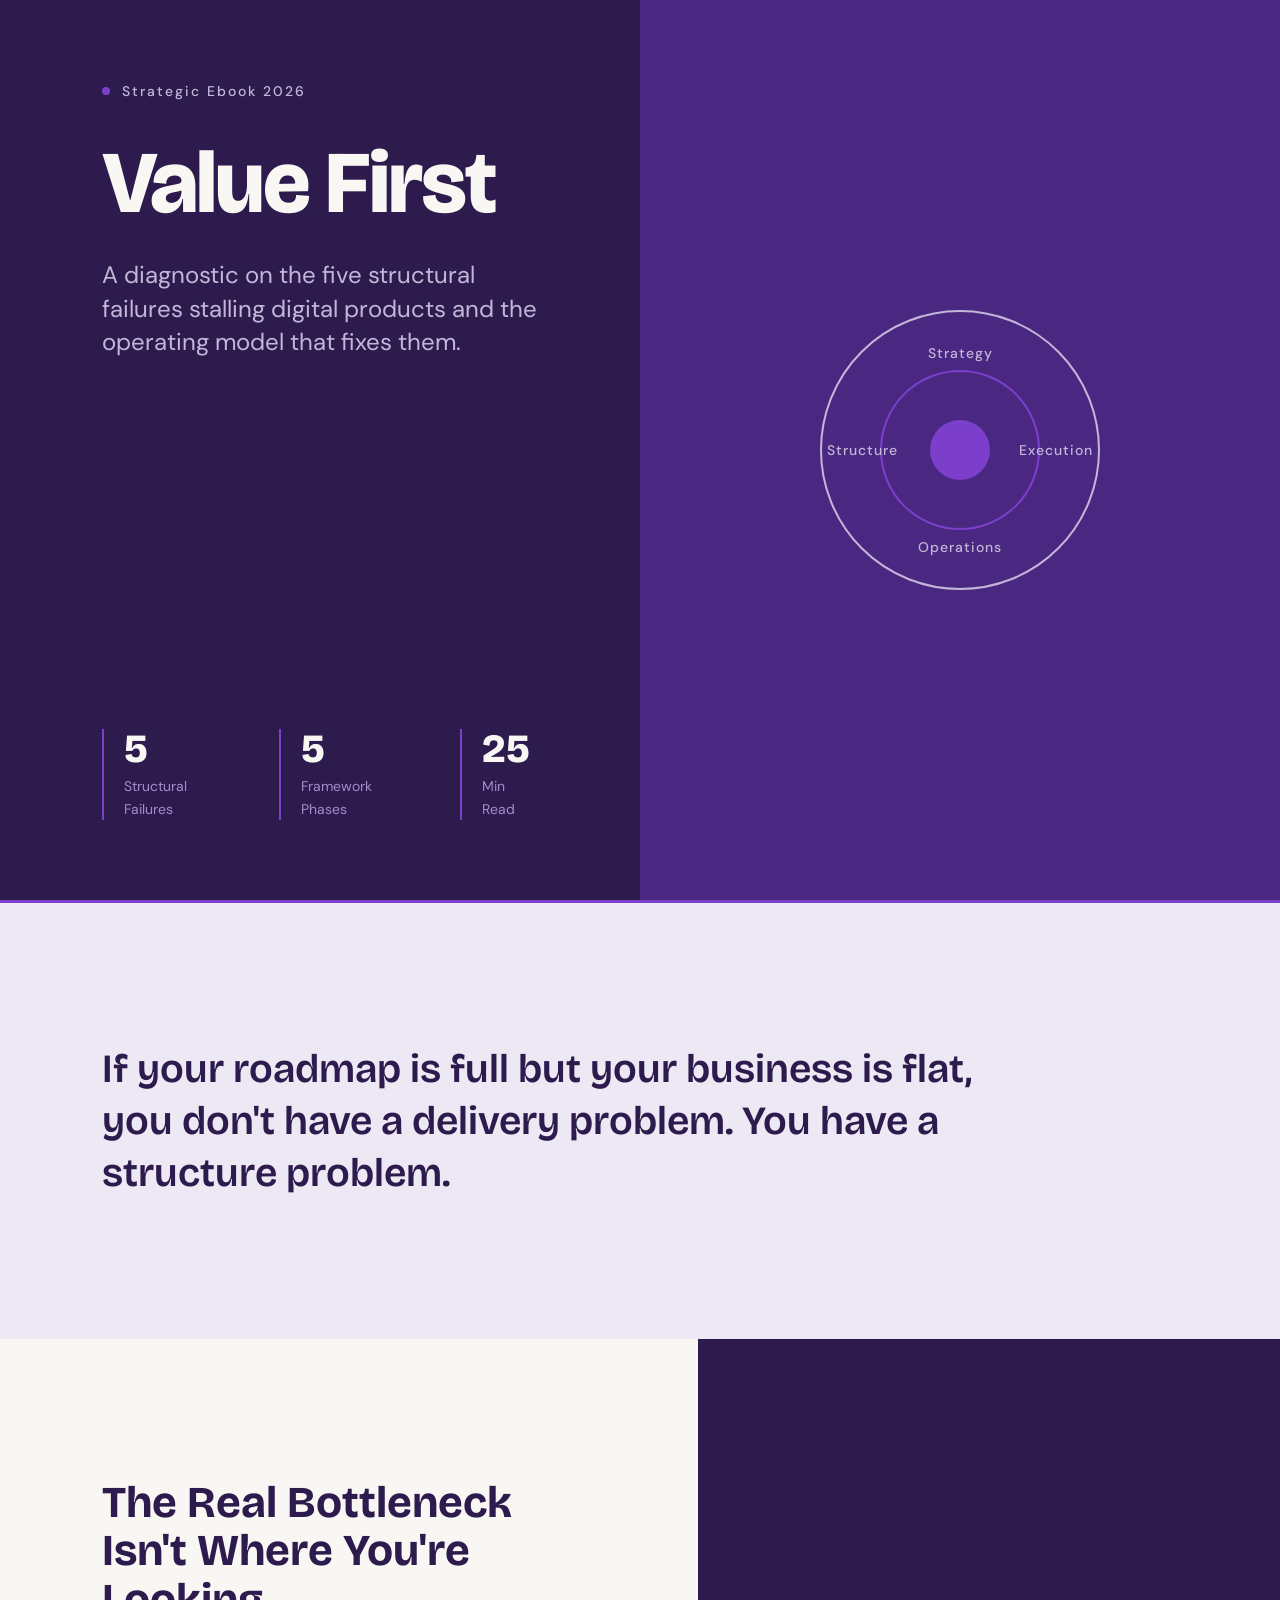
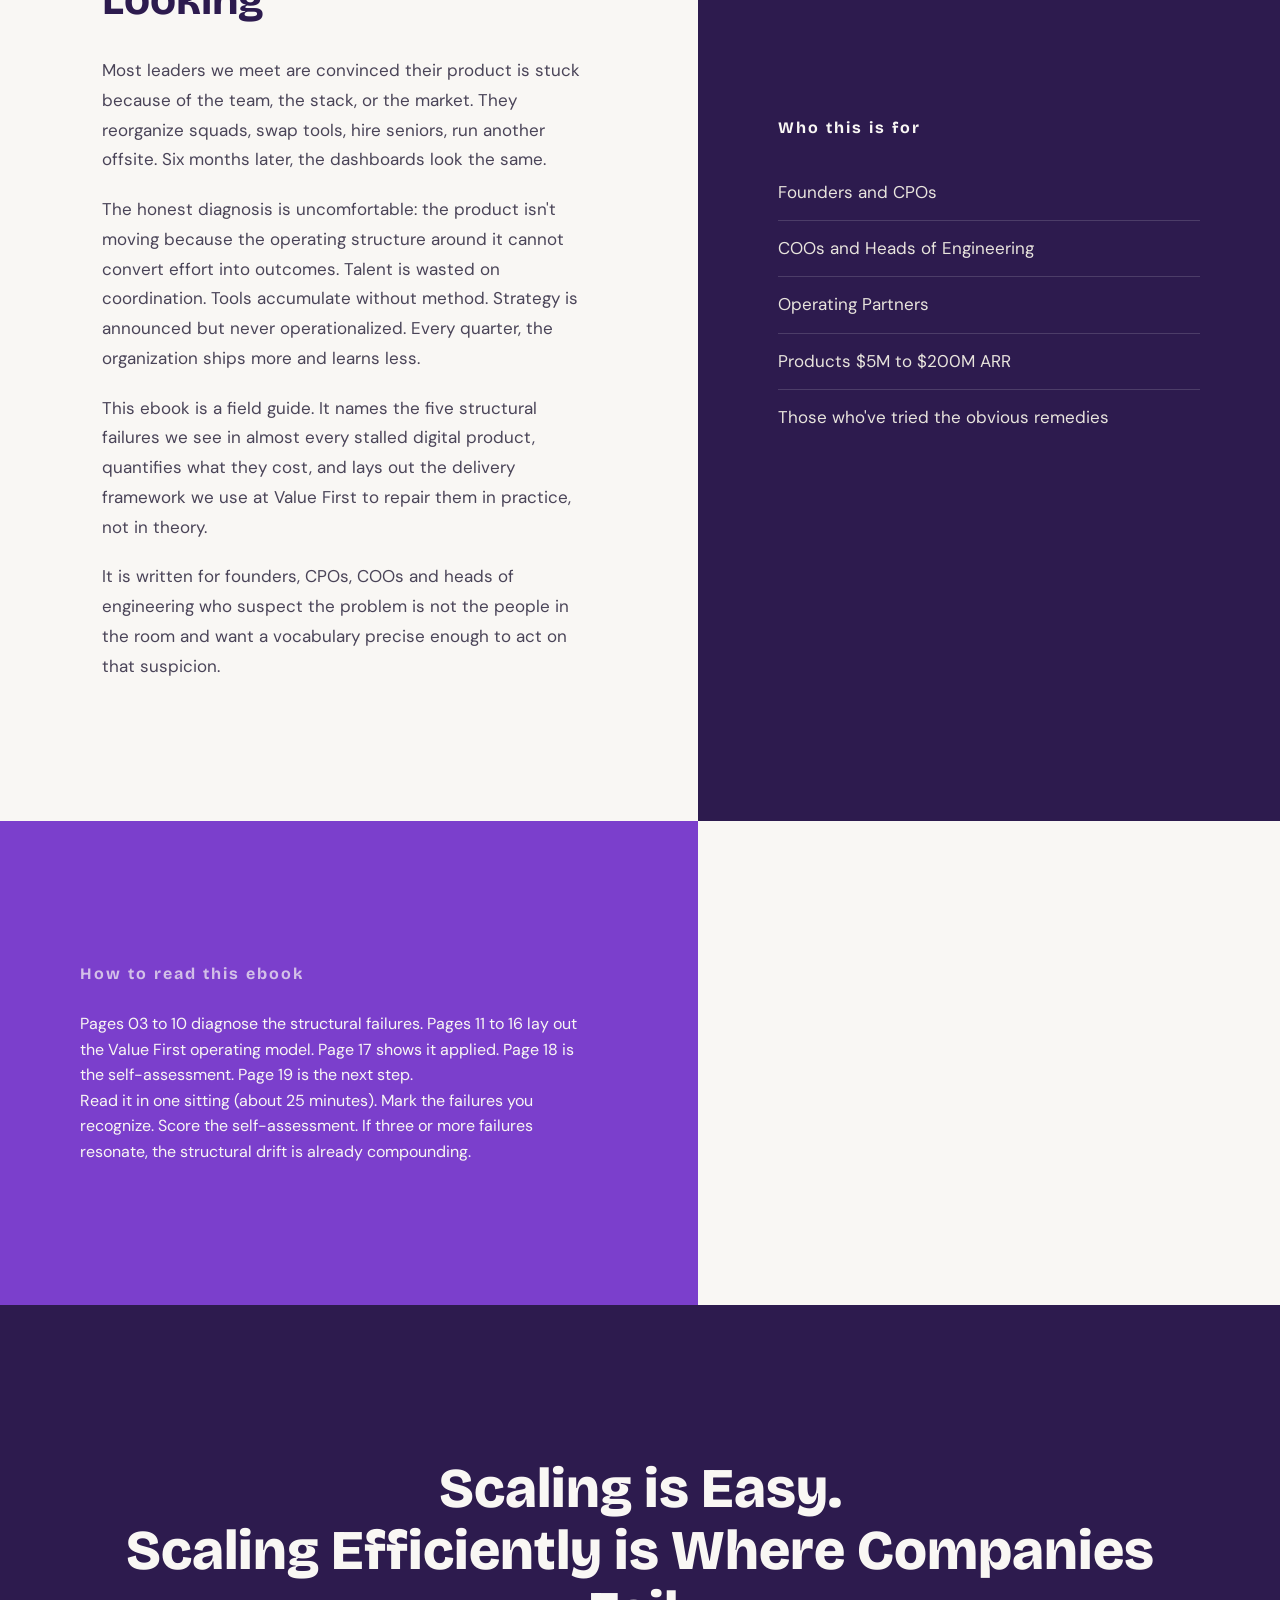
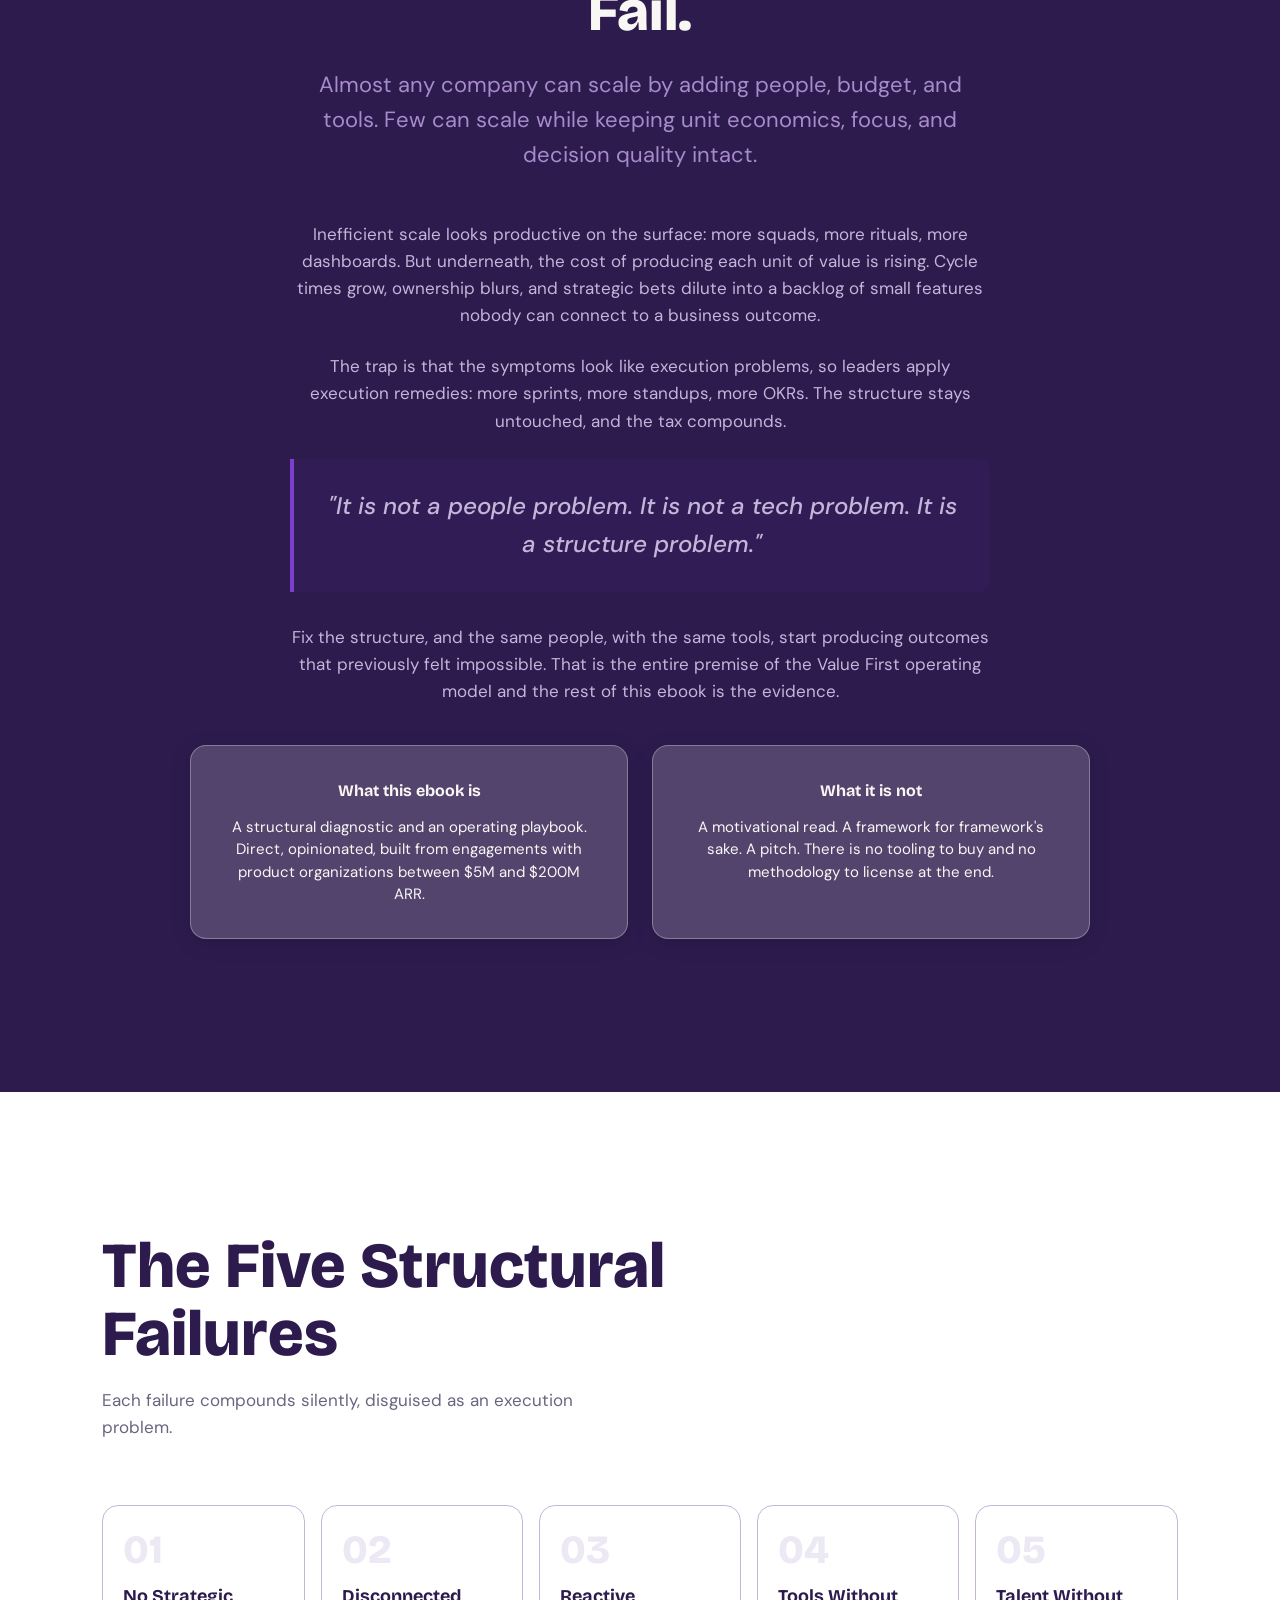
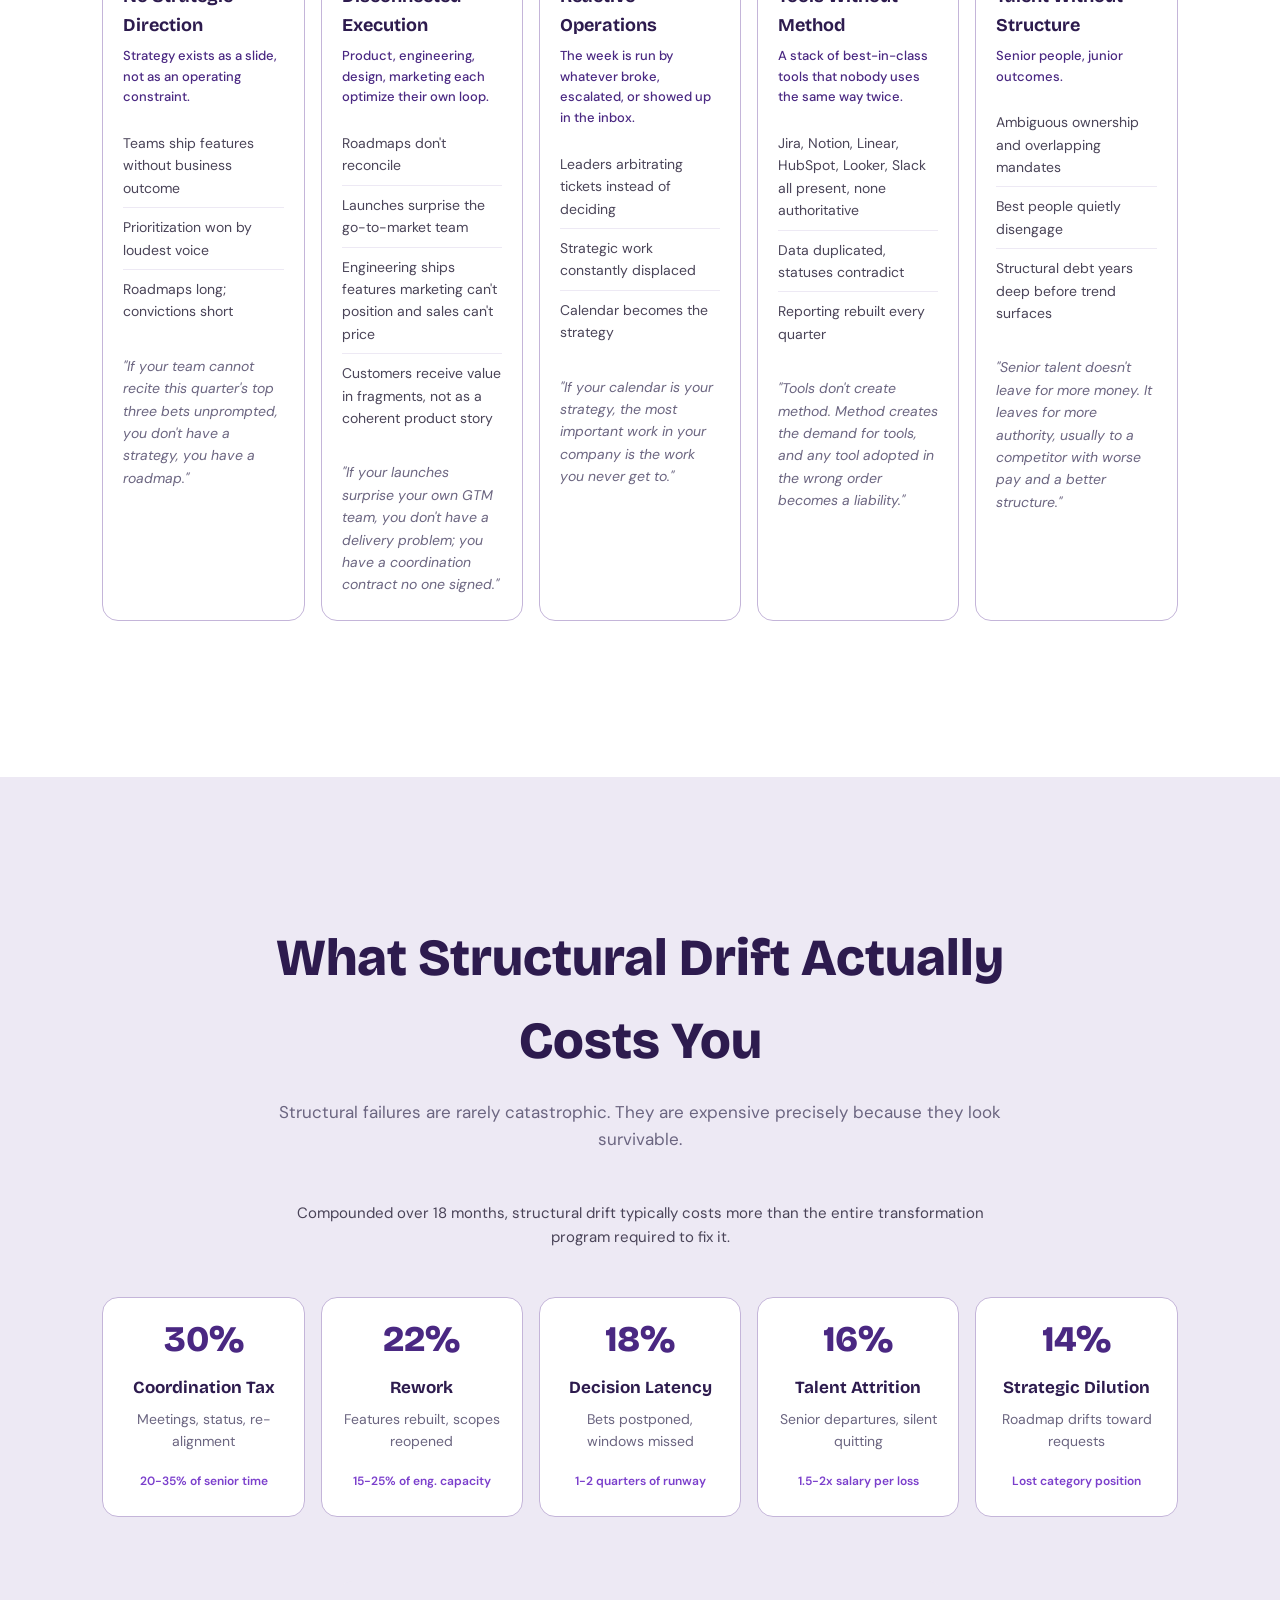
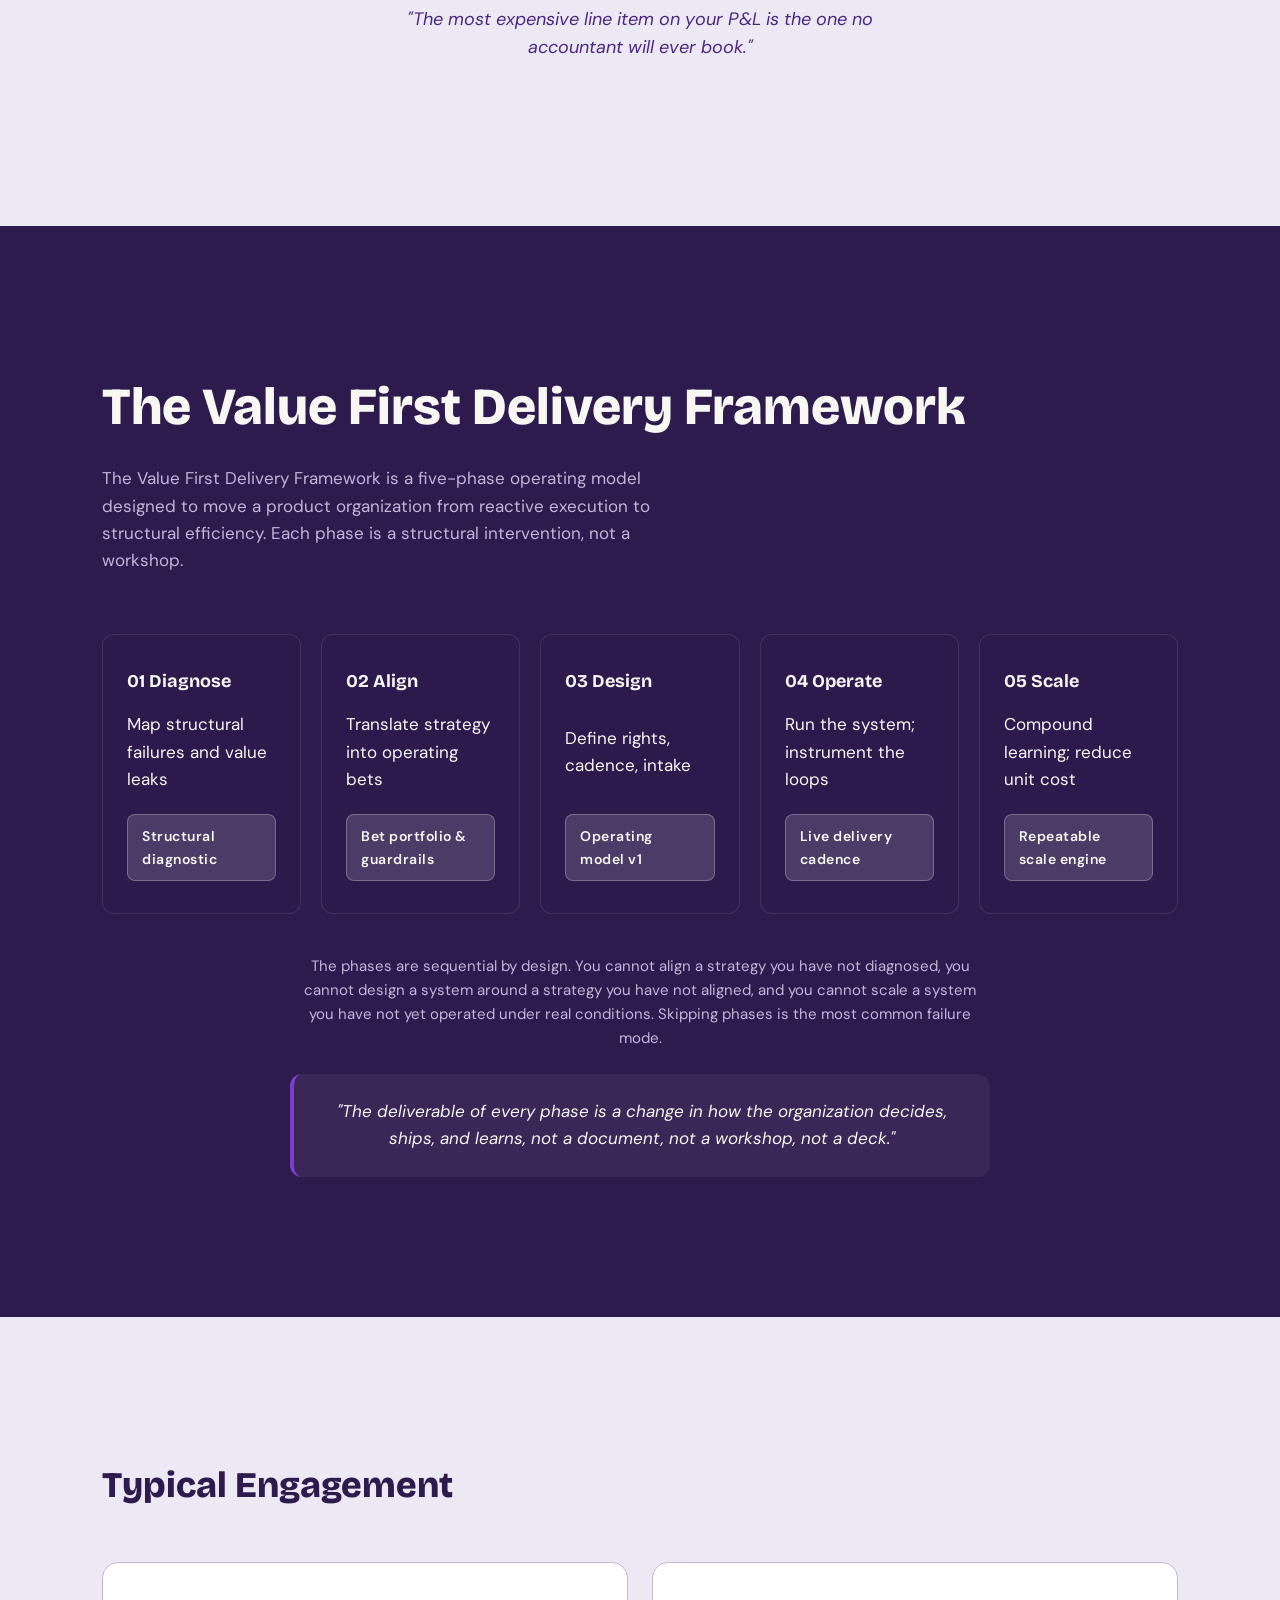
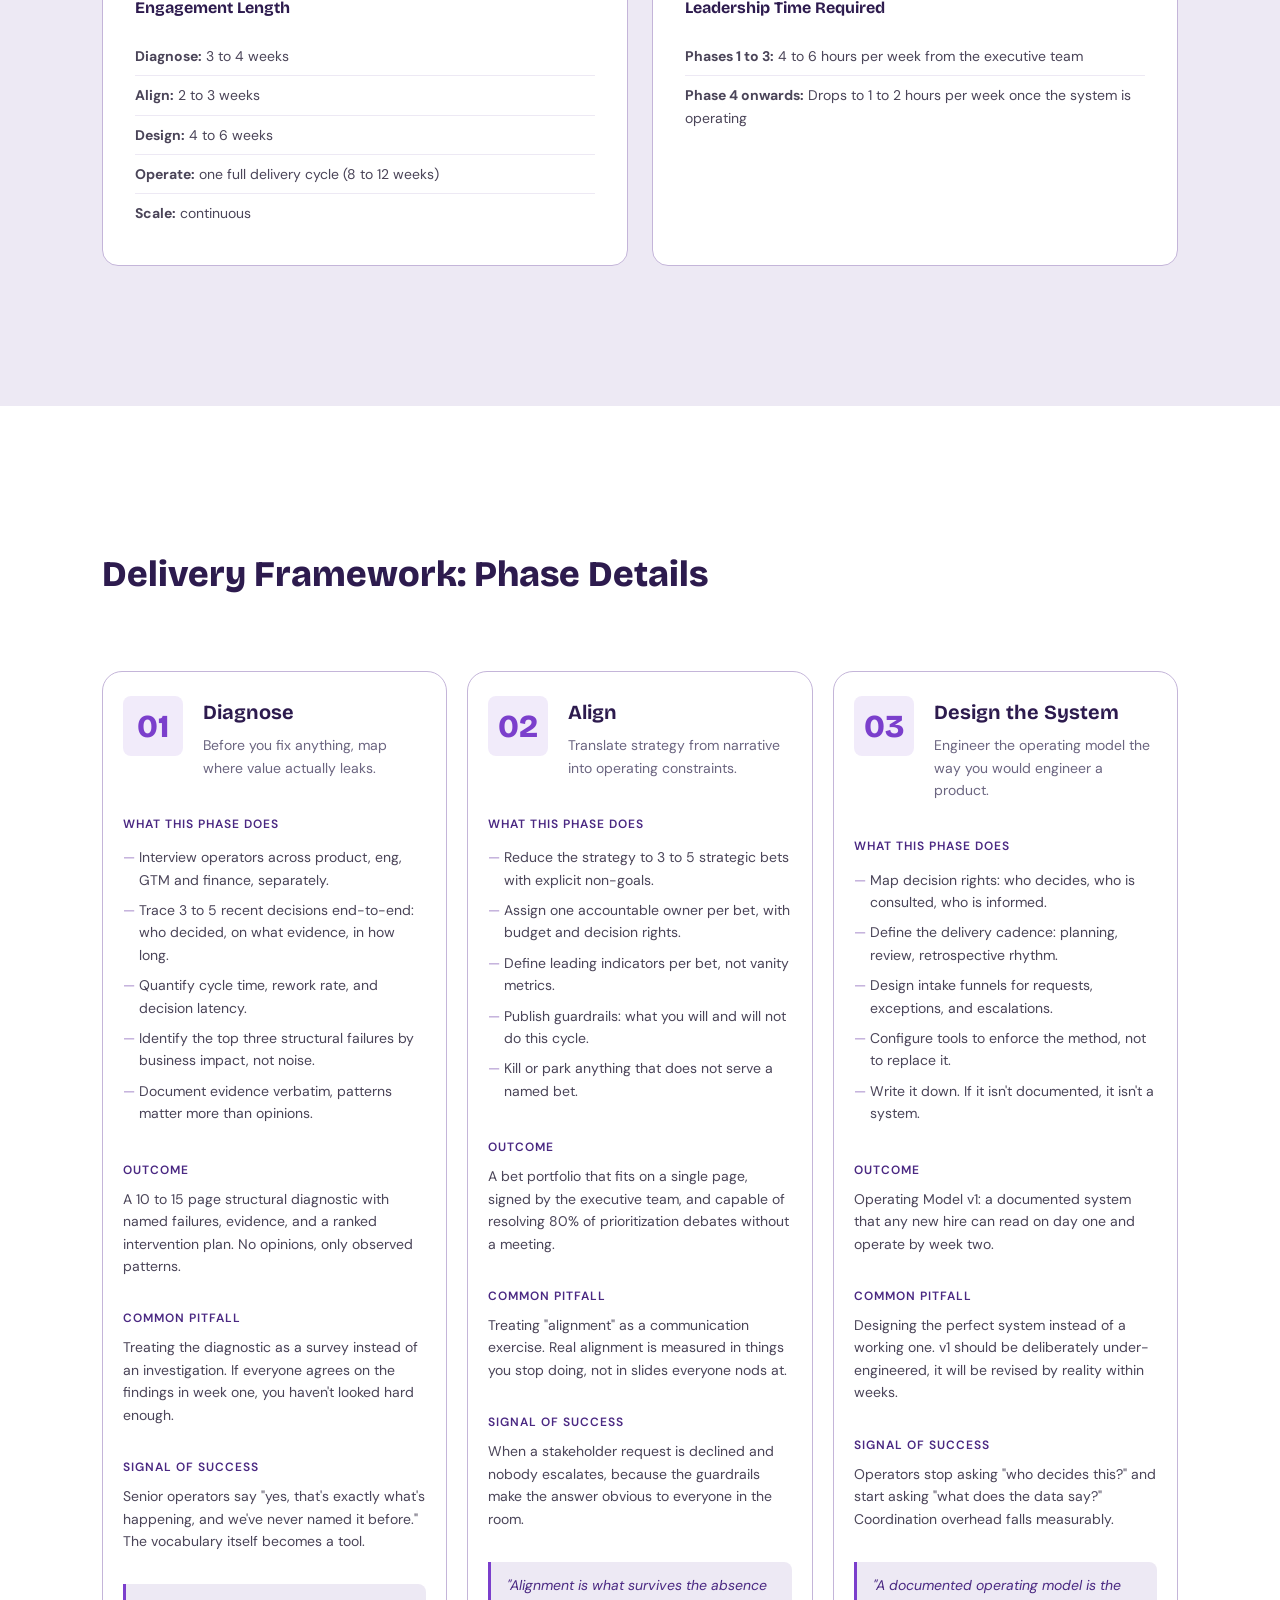
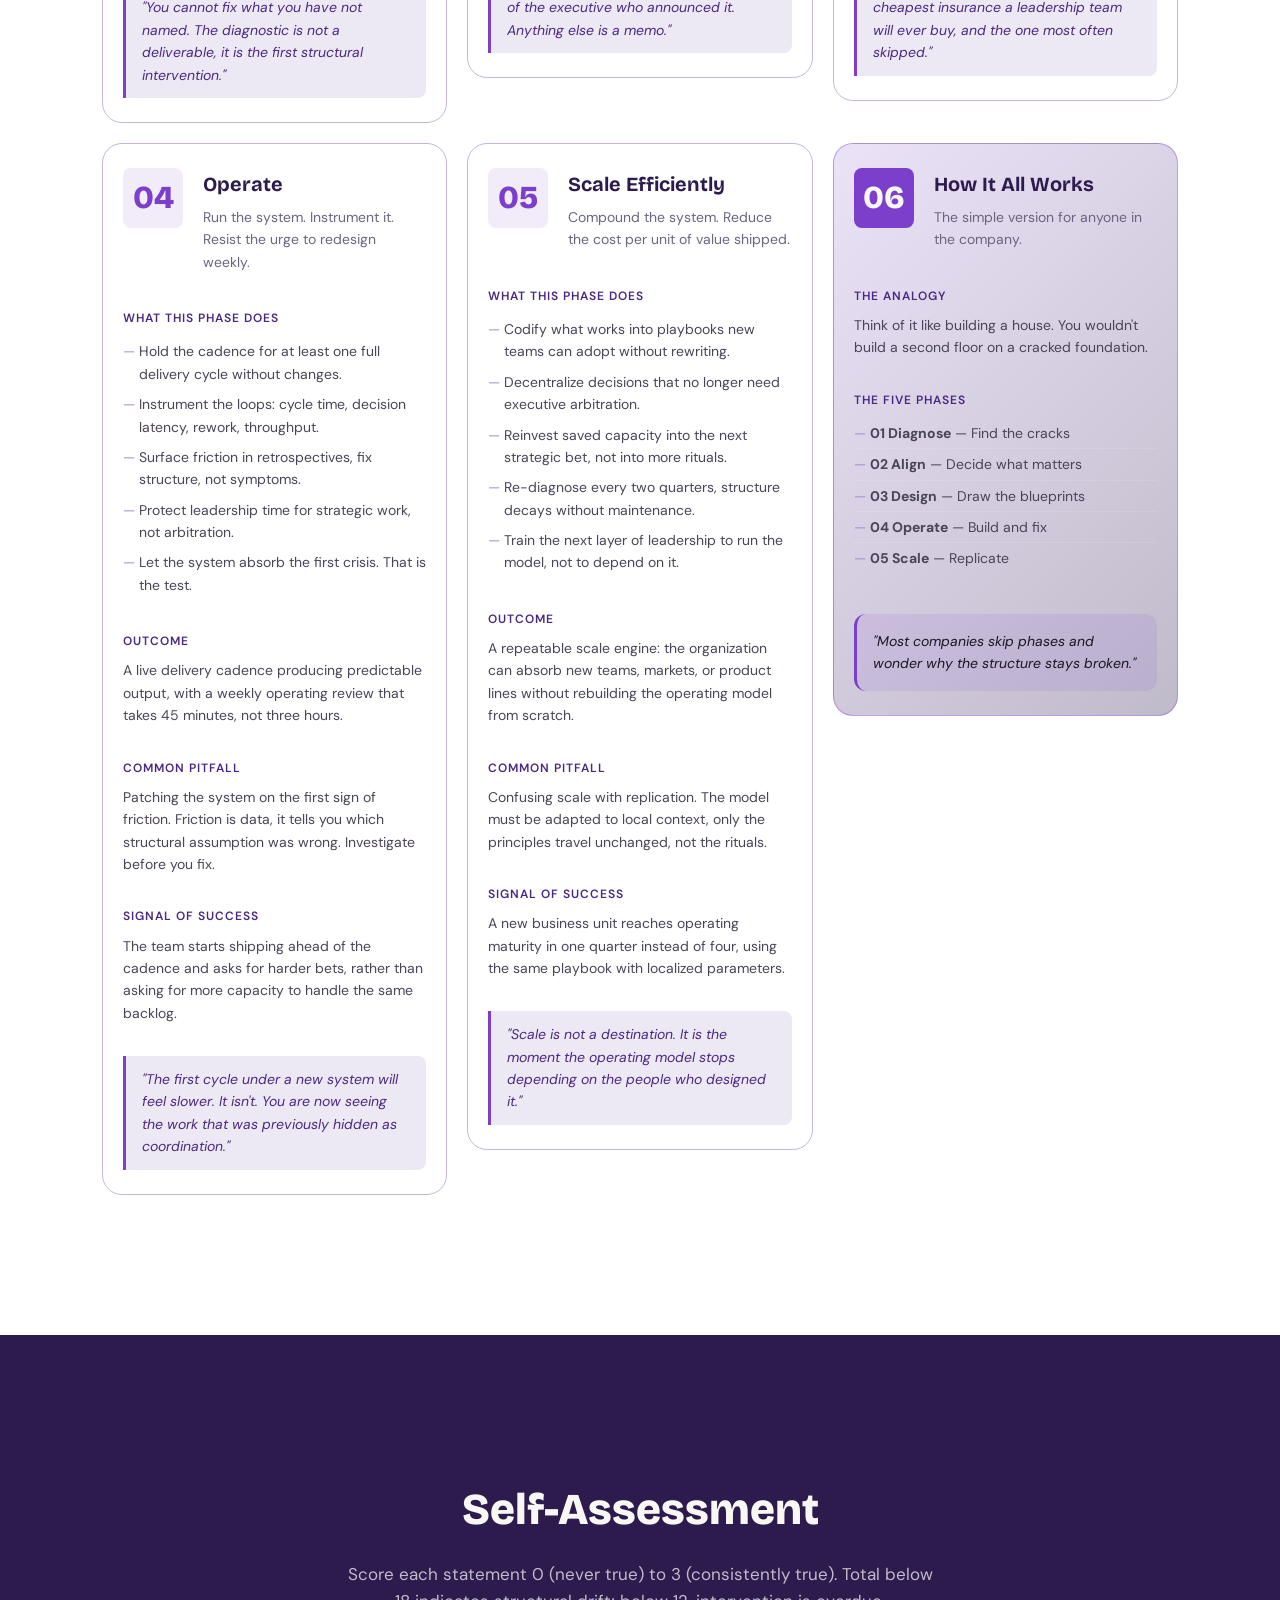
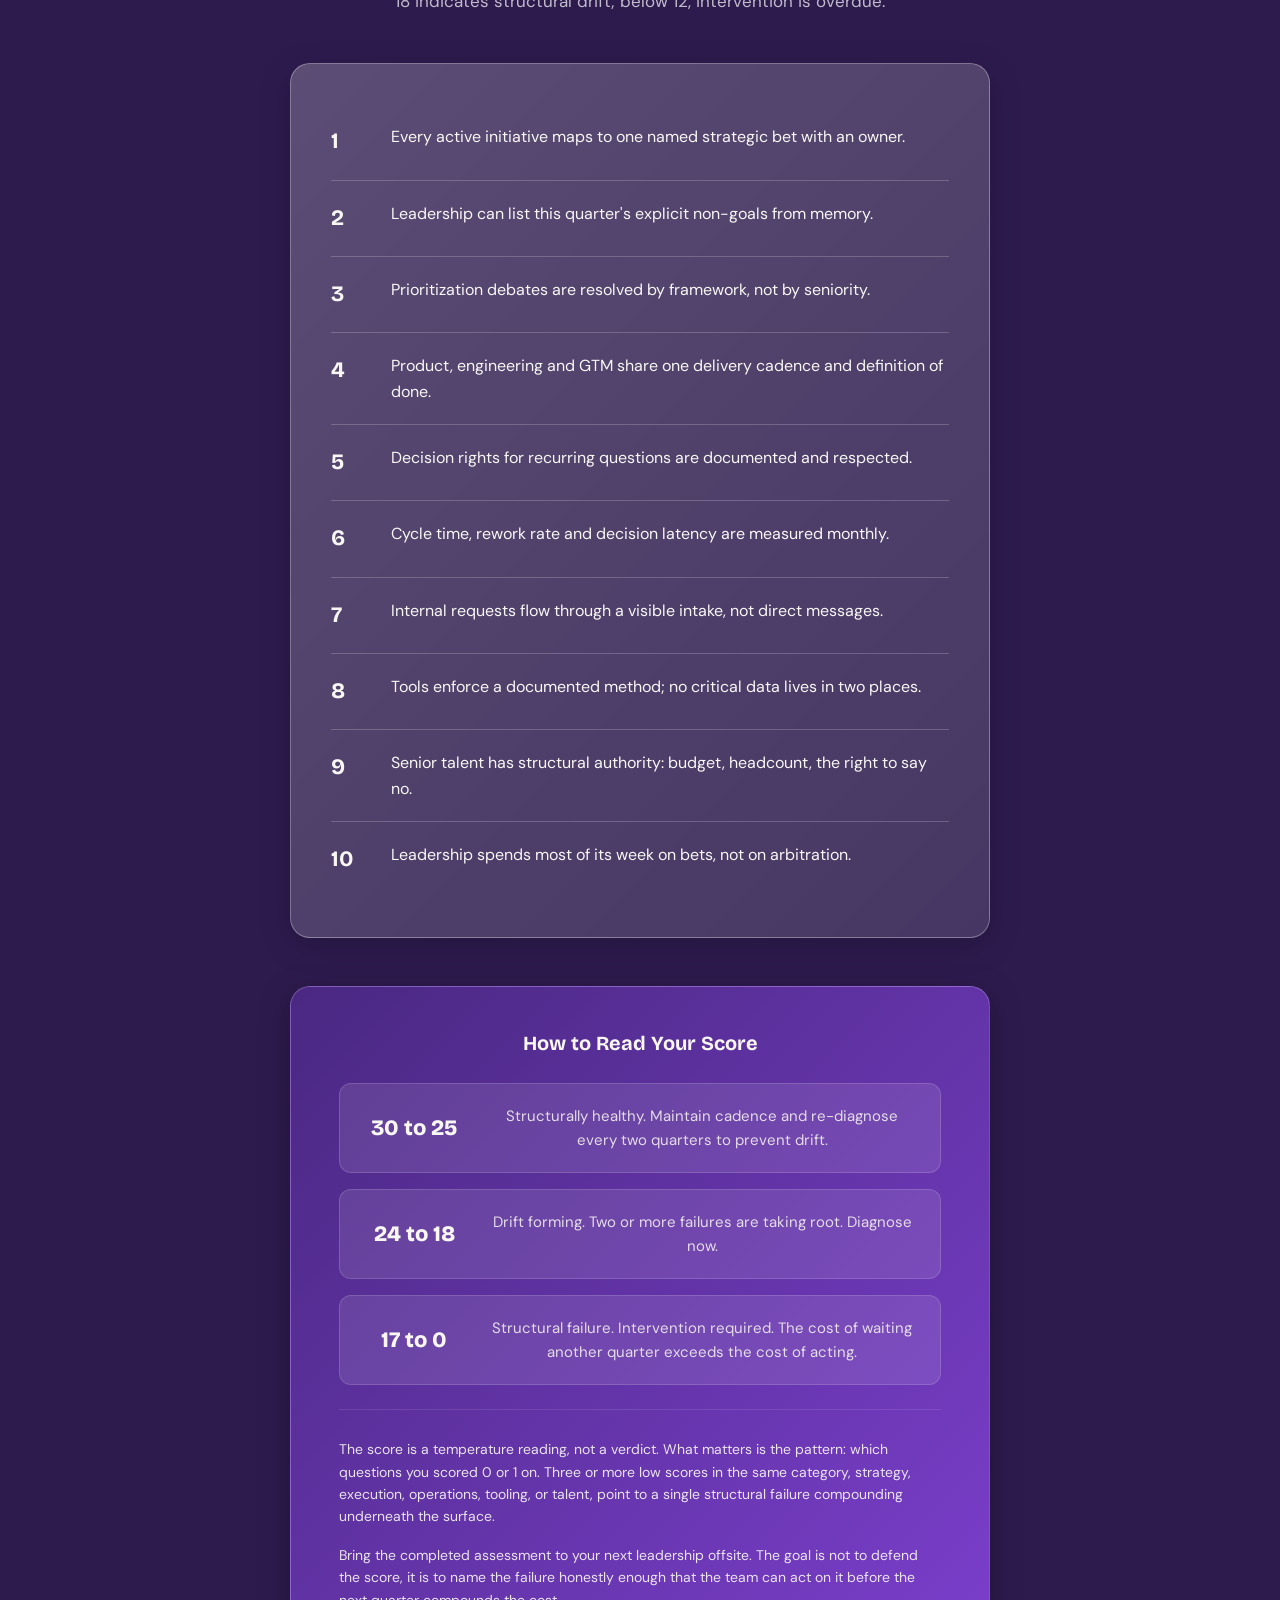
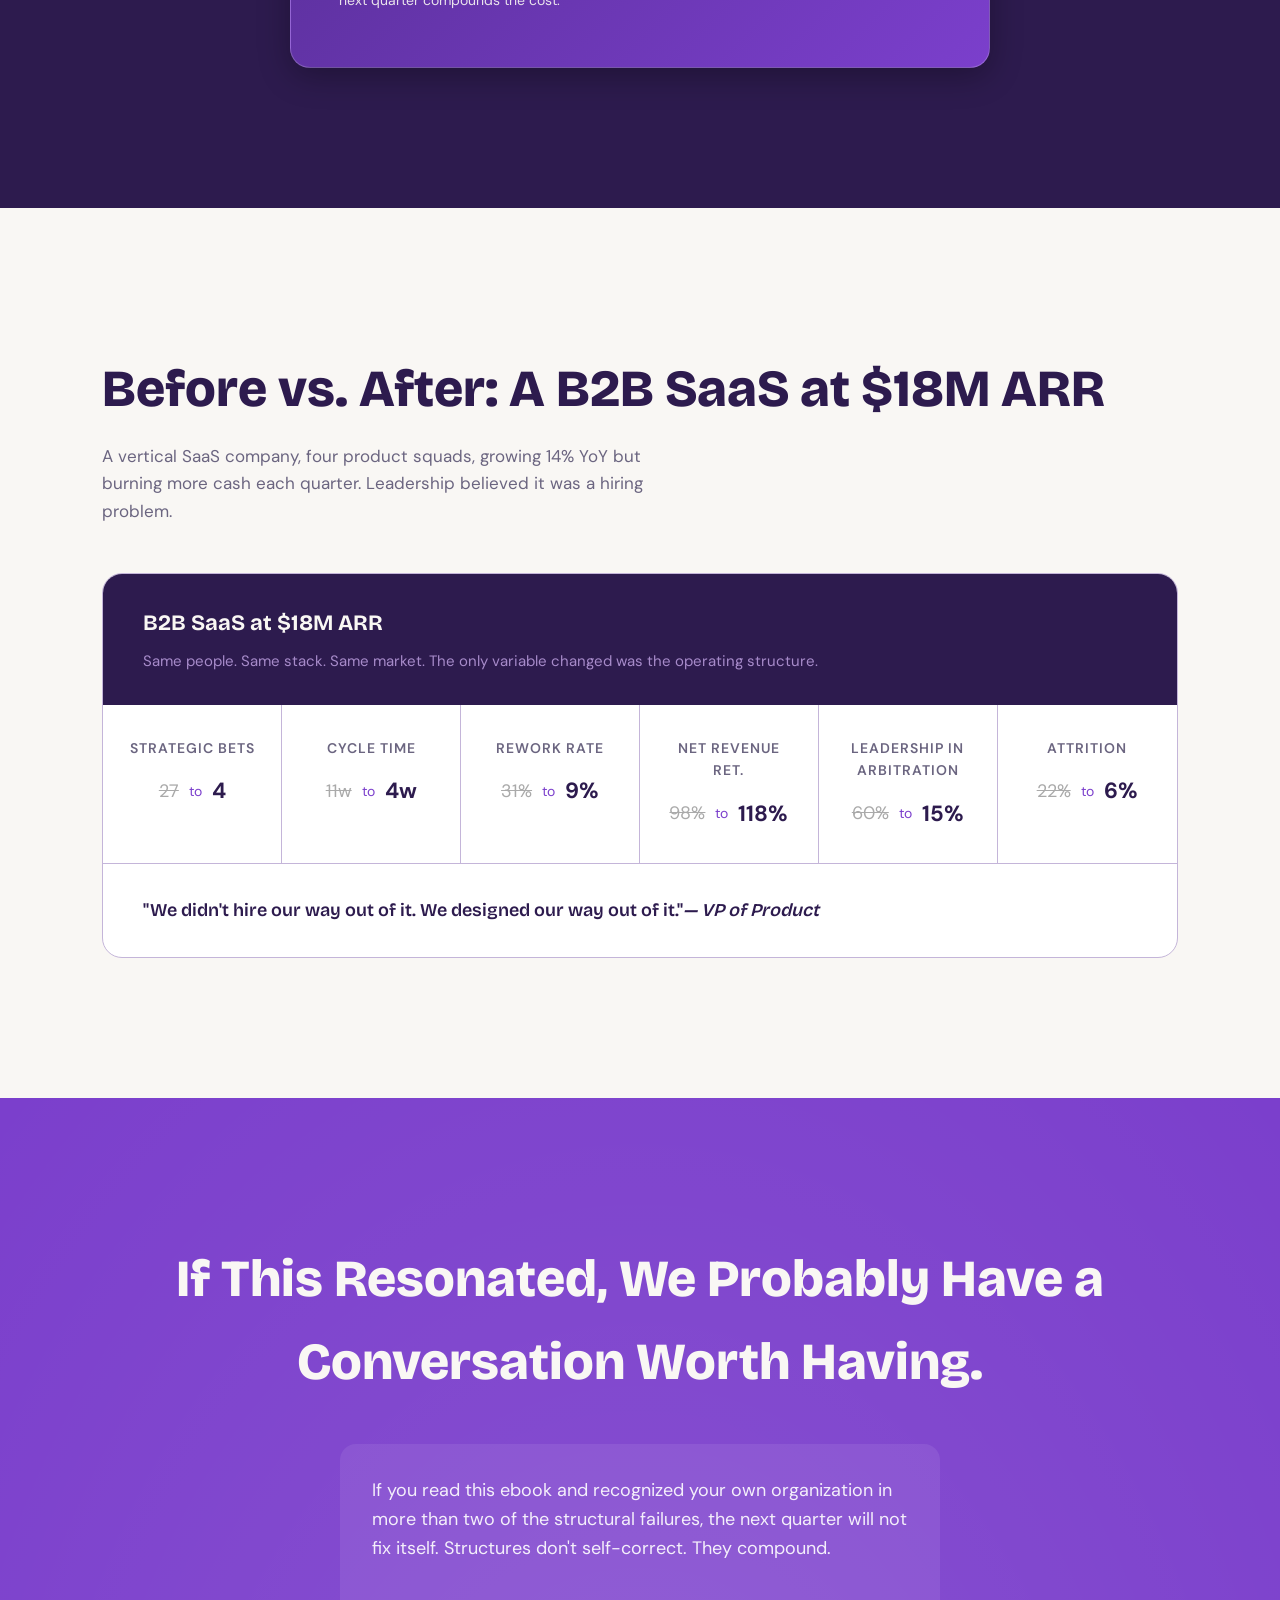
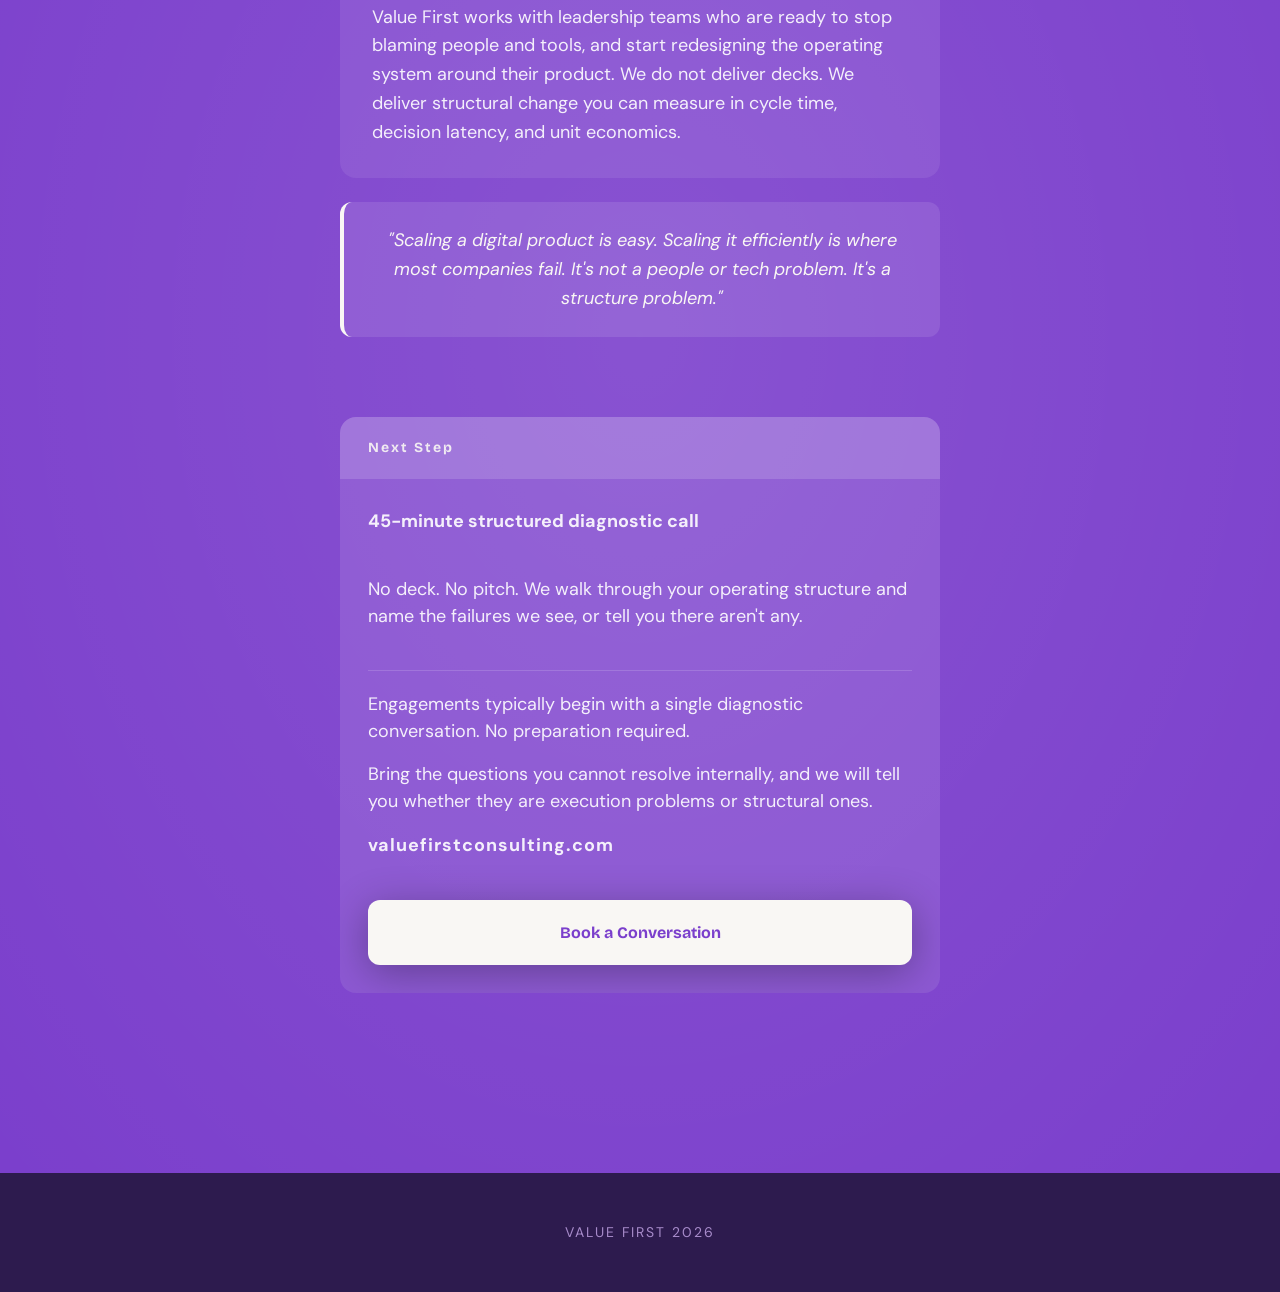
<file: valuefirst-presentation.html>
<!DOCTYPE html>
<html lang="pt-BR">
<head>
    <meta charset="UTF-8">
    <meta name="viewport" content="width=device-width, initial-scale=1.0">
    <title>Value First | A Diagnostic on Structural Failures</title>
    <link rel="preconnect" href="https://fonts.googleapis.com">
    <link rel="preconnect" href="https://fonts.gstatic.com" crossorigin>
    <link href="https://fonts.googleapis.com/css2?family=Bricolage+Grotesque:opsz,wght@12..96,400;12..96,500;12..96,600;12..96,700;12..96,800&family=DM+Sans:ital,opsz,wght@0,9..40,300;0,9..40,400;0,9..40,500;0,9..40,600;1,9..40,400&display=swap" rel="stylesheet">
    <style>
        :root {
            --bg-cream: #F9F7F4;
            --bg-white: #FFFFFF;
            --text-dark: #1A1625;
            --text-medium: #4A4458;
            --text-light: #6B6580;
            --purple-deep: #2D1B4E;
            --purple-rich: #4A2882;
            --purple-vivid: #7B3FCC;
            --purple-soft: #A78BCA;
            --purple-muted: #C4B5D9;
            --surface-light: #EDE9F4;
        }

        * {
            margin: 0;
            padding: 0;
            box-sizing: border-box;
        }

        html {
            scroll-behavior: smooth;
        }

        body {
            font-family: 'DM Sans', sans-serif;
            color: var(--text-medium);
            line-height: 1.6;
            background: var(--bg-cream);
            max-width: 100vw;
            overflow-x: hidden;
        }

        .hero {
            min-height: 100vh;
            display: grid;
            grid-template-columns: 1fr 1fr;
            background: var(--purple-deep);
            color: var(--bg-cream);
        }

        .hero-content {
            padding: 80px clamp(40px, 8vw, 120px);
            display: flex;
            flex-direction: column;
            justify-content: center;
        }

        .hero-badge {
            display: inline-flex;
            align-items: center;
            gap: 12px;
            margin-bottom: 40px;
        }

        .hero-badge-dot {
            width: 8px;
            height: 8px;
            background: var(--purple-vivid);
            border-radius: 50%;
        }

        .hero-badge span {
            font-size: 14px;
            font-weight: 500;
            letter-spacing: 2px;
            color: var(--purple-muted);
        }

        .hero h1 {
            font-family: 'Bricolage Grotesque', sans-serif;
            font-size: clamp(48px, 7vw, 88px);
            font-weight: 800;
            line-height: 0.95;
            letter-spacing: -2px;
            margin-bottom: 32px;
            color: var(--bg-cream);
        }

        .hero-sub {
            font-size: clamp(18px, 2.5vw, 24px);
            line-height: 1.4;
            color: var(--purple-muted);
            max-width: 480px;
            margin-bottom: 48px;
        }

        .hero-stats {
            display: flex;
            gap: 48px;
            margin-top: auto;
            padding-top: 64px;
        }

        .stat {
            padding-left: 20px;
            border-left: 2px solid var(--purple-vivid);
        }

        .stat-number {
            font-family: 'Bricolage Grotesque', sans-serif;
            font-size: 40px;
            font-weight: 800;
            color: var(--bg-cream);
            line-height: 1;
        }

        .stat-label {
            font-size: 14px;
            color: var(--purple-soft);
            margin-top: 6px;
        }

        .hero-visual {
            background: var(--purple-rich);
            display: flex;
            align-items: center;
            justify-content: center;
            padding: 80px;
            position: relative;
        }

        .hero-diagram {
            position: relative;
            width: 100%;
            max-width: 360px;
        }

        .diagram-circle {
            width: 280px;
            height: 280px;
            border: 2px solid var(--purple-muted);
            border-radius: 50%;
            display: flex;
            align-items: center;
            justify-content: center;
            position: relative;
            margin: 0 auto;
        }

        .diagram-inner {
            width: 160px;
            height: 160px;
            border: 2px solid var(--purple-vivid);
            border-radius: 50%;
            display: flex;
            align-items: center;
            justify-content: center;
        }

        .diagram-core {
            width: 60px;
            height: 60px;
            background: var(--purple-vivid);
            border-radius: 50%;
        }

        .diagram-label {
            position: absolute;
            font-size: 14px;
            font-weight: 500;
            letter-spacing: 1px;
            color: var(--purple-muted);
        }

        .diagram-label.top { top: 30px; left: 50%; transform: translateX(-50%); }
        .diagram-label.right { right: 5px; top: 50%; transform: translateY(-50%); }
        .diagram-label.bottom { bottom: 30px; left: 50%; transform: translateX(-50%); }
        .diagram-label.left { left: 5px; top: 50%; transform: translateY(-50%); }

        .quote-section {
            background: var(--surface-light);
            padding: clamp(80px, 12vw, 140px) clamp(40px, 8vw, 120px);
            border-top: 3px solid var(--purple-vivid);
        }

        .quote-section blockquote {
            font-family: 'Bricolage Grotesque', sans-serif;
            font-size: clamp(24px, 4vw, 40px);
            font-weight: 600;
            color: var(--purple-deep);
            line-height: 1.3;
            max-width: 900px;
        }

        .intro-section {
            display: grid;
            grid-template-columns: 1.2fr 1fr;
            gap: 0;
        }

        .intro-text {
            padding: clamp(80px, 12vw, 140px) clamp(40px, 8vw, 120px);
            background: var(--bg-cream);
        }

        .intro-text h2 {
            font-family: 'Bricolage Grotesque', sans-serif;
            font-size: clamp(28px, 4vw, 44px);
            font-weight: 700;
            color: var(--purple-deep);
            line-height: 1.1;
            margin-bottom: 32px;
        }

        .intro-text p {
            font-size: 17px;
            line-height: 1.75;
            max-width: 580px;
            color: var(--text-medium);
        }

        .intro-text p + p {
            margin-top: 20px;
        }

        .intro-audience {
            background: var(--purple-deep);
            color: var(--bg-cream);
            padding: clamp(80px, 12vw, 140px) clamp(40px, 8vw, 80px);
            display: flex;
            flex-direction: column;
            justify-content: center;
        }

        .intro-audience h3 {
            font-family: 'Bricolage Grotesque', sans-serif;
            font-size: 16px;
            font-weight: 700;
            letter-spacing: 2px;
            color: var(--bg-cream);
            margin-bottom: 24px;
        }

        .intro-audience ul {
            list-style: none;
        }

        .intro-audience li {
            font-size: 17px;
            padding: 14px 0;
            border-bottom: 1px solid rgba(255,255,255,0.15);
            color: #E8E4DD;
        }

        .intro-audience li:last-child {
            border-bottom: none;
        }

        .intro-howto {
            background: var(--purple-vivid);
            color: var(--bg-cream);
            padding: clamp(80px, 12vw, 140px) clamp(40px, 8vw, 80px);
            display: flex;
            flex-direction: column;
            justify-content: center;
        }

        .intro-howto h3 {
            font-family: 'Bricolage Grotesque', sans-serif;
            font-size: 16px;
            font-weight: 700;
            letter-spacing: 2px;
            color: var(--bg-cream);
            margin-bottom: 24px;
            opacity: 0.7;
        }

        .intro-howto p {
            font-size: 16px;
            line-height: 1.6;
            color: var(--bg-cream);
            max-width: 500px;
        }

        .thesis-section {
            background: var(--purple-deep);
            color: var(--bg-cream);
            padding: clamp(80px, 12vw, 160px) clamp(40px, 8vw, 120px);
            text-align: center;
        }

        .thesis-section h2 {
            font-family: 'Bricolage Grotesque', sans-serif;
            font-size: clamp(32px, 5vw, 56px);
            font-weight: 800;
            line-height: 1.1;
            margin-bottom: 24px;
        }

        .thesis-section .lead {
            font-size: clamp(18px, 2.5vw, 22px);
            color: var(--purple-soft);
            max-width: 700px;
            margin: 0 auto 48px;
        }

        .thesis-quote {
            display: block;
            font-size: clamp(18px, 2.5vw, 24px);
            font-style: italic;
            font-weight: 500;
            color: var(--purple-muted);
            max-width: 700px;
            margin: 0 auto 32px;
            padding: 28px 32px;
            border-left: 4px solid var(--purple-vivid);
            background: rgba(123, 63, 204, 0.06);
            border-radius: 0 12px 12px 0;
        }

        .thesis-text {
            font-size: 17px;
            color: var(--purple-muted);
            max-width: 700px;
            margin: 0 auto 24px;
            line-height: 1.6;
        }

        .thesis-is-grid {
            display: grid;
            grid-template-columns: repeat(2, 1fr);
            gap: 24px;
            margin-top: 40px;
            max-width: 900px;
            margin-left: auto;
            margin-right: auto;
        }

        .thesis-is-card {
            padding: 32px;
            border-radius: 16px;
            border: 1px solid rgba(255,255,255,0.2);
            background: rgba(255,255,255,0.08);
            box-shadow: 0 4px 20px rgba(0,0,0,0.15);
        }

        .thesis-is-positive {
            background: rgba(255,255,255,0.18);
            border-color: rgba(255,255,255,0.3);
        }

        .thesis-is-negative {
            background: rgba(255,255,255,0.18);
            border-color: rgba(255,255,255,0.3);
        }

        .thesis-is-card h3 {
            font-family: 'Bricolage Grotesque', sans-serif;
            font-size: 16px;
            font-weight: 700;
            margin-bottom: 12px;
            margin-top: 0;
            color: var(--bg-cream);
        }

        .thesis-is-card p {
            font-size: 15px;
            color: var(--bg-cream);
            line-height: 1.5;
            margin-bottom: 0;
        }

        @media (max-width: 768px) {
            .thesis-is-grid {
                grid-template-columns: 1fr;
                gap: 16px;
            }

            .thesis-is-card {
                padding: 20px;
            }
        }

        .failures-section {
            padding: clamp(80px, 12vw, 140px) clamp(40px, 8vw, 120px);
            background: var(--bg-white);
        }

        .failures-header {
            margin-bottom: 64px;
        }

        .failures-header h2 {
            font-family: 'Bricolage Grotesque', sans-serif;
            font-size: clamp(36px, 5vw, 64px);
            font-weight: 800;
            color: var(--purple-deep);
            line-height: 1.05;
            margin-bottom: 20px;
            max-width: 700px;
        }

        .failures-header p {
            font-size: 17px;
            color: var(--text-light);
            max-width: 500px;
        }

        .accordion-mobile {
            display: none;
        }

        .failures-grid {
            display: none;
            flex-wrap: nowrap;
            gap: 16px;
            overflow-x: auto;
            padding-bottom: 16px;
            background: var(--bg-white);
        }

        .failure-card {
            flex: 1;
            min-width: 160px;
            background: var(--bg-white);
            padding: 24px 20px;
            border-radius: 16px;
            border: 1px solid var(--purple-muted);
        }

        .failure-number {
            font-family: 'Bricolage Grotesque', sans-serif;
            font-size: 40px;
            font-weight: 800;
            color: var(--surface-light);
            line-height: 1;
            margin-bottom: 12px;
        }

        .failure-card h3 {
            font-family: 'Bricolage Grotesque', sans-serif;
            font-size: 18px;
            font-weight: 700;
            color: var(--purple-deep);
            margin-bottom: 6px;
        }

        .failure-card .subtitle {
            font-size: 13px;
            color: var(--purple-rich);
            font-weight: 500;
            margin-bottom: 16px;
        }

        .failure-card ul {
            list-style: none;
        }

        .failure-card li {
            padding: 8px 0;
            font-size: 14px;
            color: var(--text-medium);
            border-bottom: 1px solid var(--surface-light);
        }

        .failure-card li:last-child {
            border-bottom: none;
        }

        .failure-card .quote-small {
            margin-top: 24px;
            font-size: 14px;
            color: var(--text-light);
            font-style: italic;
        }

        .cost-section {
            background: var(--surface-light);
            padding: clamp(80px, 12vw, 140px) clamp(40px, 8vw, 120px);
            text-align: center;
        }

        .cost-header {
            max-width: 800px;
            margin: 0 auto 48px;
        }

        .cost-header h2 {
            font-family: 'Bricolage Grotesque', sans-serif;
            font-size: clamp(32px, 5vw, 52px);
            font-weight: 800;
            color: var(--purple-deep);
            margin-bottom: 16px;
        }

        .cost-header p {
            font-size: 17px;
            color: var(--text-light);
            margin-bottom: 24px;
        }

        .cost-context {
            font-size: 15px;
            color: var(--text-medium);
            margin-bottom: 48px;
            line-height: 1.6;
            max-width: 700px;
            margin-left: auto;
            margin-right: auto;
        }

        .cost-quote {
            font-size: 18px;
            font-style: italic;
            color: var(--purple-rich);
            text-align: center;
            margin-top: 48px;
            padding: 24px;
            background: var(--surface-light);
            border-radius: 12px;
            max-width: 600px;
            margin-left: auto;
            margin-right: auto;
        }

        .cost-grid {
            display: flex;
            flex-wrap: nowrap;
            gap: 16px;
            overflow-x: auto;
            padding-bottom: 16px;
            justify-content: center;
        }

        .cost-item {
            flex: 1;
            min-width: 180px;
            display: flex;
            flex-direction: column;
            gap: 16px;
            padding: 24px 20px;
            background: var(--bg-white);
            border: 1px solid var(--purple-muted);
            border-radius: 16px;
        }

        .cost-percent {
            font-family: 'Bricolage Grotesque', sans-serif;
            font-size: 36px;
            font-weight: 800;
            color: var(--purple-rich);
            line-height: 1;
        }

        .cost-details h4 {
            font-family: 'Bricolage Grotesque', sans-serif;
            font-size: 17px;
            font-weight: 700;
            color: var(--purple-deep);
            margin-bottom: 6px;
        }

        .cost-details p {
            font-size: 14px;
            color: var(--text-light);
        }

        .cost-impact {
            font-size: 12px;
            color: var(--purple-vivid);
            font-weight: 600;
            margin-top: 4px;
        }

        .framework-section {
            background: var(--purple-deep);
            color: var(--bg-cream);
            padding: clamp(80px, 12vw, 140px) clamp(40px, 8vw, 120px);
        }

        .framework-header h2 {
            font-family: 'Bricolage Grotesque', sans-serif;
            font-size: clamp(32px, 5vw, 52px);
            font-weight: 800;
            margin-bottom: 16px;
            color: var(--bg-cream);
        }

        .framework-header > p {
            font-size: 17px;
            color: var(--purple-muted);
            max-width: 600px;
            margin-bottom: 60px;
        }

.framework-grid {
            display: grid;
            grid-template-columns: repeat(5, 1fr);
            gap: 20px;
            background: var(--purple-deep);
            align-items: stretch;
        }

        .phase-card {
            background: var(--purple-deep);
            padding: 32px 24px;
            border-radius: 12px;
            border: 1px solid rgba(255,255,255,0.1);
            display: flex;
            flex-direction: column;
            justify-content: space-between;
            min-height: 280px;
        }

        .phase-card > * {
            margin-bottom: 12px;
        }

        .phase-card > *:last-child {
            margin-bottom: 0;
        }

        .framework-note {
            font-size: 15px;
            color: var(--purple-muted);
            margin-top: 40px;
            margin-left: auto;
            margin-right: auto;
            line-height: 1.6;
            max-width: 700px;
            text-align: center;
        }

        .framework-quote {
            font-size: 17px;
            font-style: italic;
            color: var(--bg-cream);
            margin-top: 24px;
            margin-left: auto;
            margin-right: auto;
            padding: 24px;
            background: rgba(255,255,255,0.05);
            border-radius: 12px;
            border-left: 4px solid var(--purple-vivid);
            max-width: 700px;
            text-align: center;
        }

.phase-details {
            padding: clamp(80px, 12vw, 140px) clamp(40px, 8vw, 120px);
            background: var(--bg-white);
        }

        .phase-details > h3 {
            font-family: 'Bricolage Grotesque', sans-serif;
            font-size: clamp(24px, 4vw, 36px);
            font-weight: 800;
            color: var(--purple-deep);
            margin-bottom: 48px;
        }

        .accordion-mobile {
            display: none;
        }

        .phase-details-grid {
            display: none;
            flex-wrap: nowrap;
            gap: 16px;
            overflow-x: auto;
            padding-bottom: 16px;
        }

        .phase-detail-card {
            flex: 1;
            min-width: 240px;
            border: 1px solid var(--purple-muted);
            border-radius: 20px;
            padding: 24px 20px;
        }

        @media (min-width: 1200px) {
            .failures-grid,
            .phase-details-grid {
                display: flex;
            }

            .accordion-mobile {
                display: none;
            }

            .phase-details {
                display: grid;
                grid-template-columns: repeat(3, 1fr);
                gap: 20px;
                align-items: start;
            }
            .phase-details > h3 {
                grid-column: 1 / -1;
            }
            .phase-details-grid {
                display: contents;
            }
            .phase-detail-card {
                min-width: auto;
                display: grid;
                grid-template-columns: 1fr;
                gap: 16px;
            }
            .phase-detail-card:nth-child(4),
            .phase-detail-card:nth-child(5),
            .phase-detail-card:nth-child(6) {
                grid-column: span 1;
            }
            .phase-summary-card {
                background: linear-gradient(135deg, rgba(123, 63, 204, 0.15) 0%, rgba(45, 27, 78, 0.3) 100%);
                border: 1px solid rgba(123, 63, 204, 0.4);
            }
            .phase-summary-card .phase-detail-number {
                background: var(--purple-vivid);
                color: var(--bg-cream);
            }
            .phase-summary-card h4 {
                color: var(--purple-vivid);
            }
            .summary-list {
                list-style: none;
                padding: 0;
                margin: 0;
            }
            .summary-list li {
                font-size: 14px;
                color: var(--purple-muted);
                padding: 6px 0;
                border-bottom: 1px solid rgba(255,255,255,0.1);
            }
            .summary-list li:last-child {
                border-bottom: none;
            }
.phase-summary-quote {
                font-style: italic;
                font-size: 14px;
                color: var(--text-dark);
                padding: 16px;
                background: rgba(123, 63, 204, 0.1);
                border-radius: 12px;
                border-left: 3px solid var(--purple-vivid);
                margin-top: 8px;
            }
        }

        @media (min-width: 769px) and (max-width: 1199px) {
            .failures-grid,
            .phase-details-grid {
                display: flex;
                overflow-x: auto;
                padding-bottom: 16px;
            }

            .accordion-mobile {
                display: none;
            }

            .phase-details {
                display: grid;
                grid-template-columns: repeat(2, 1fr);
                gap: 20px;
                align-items: start;
            }
            .phase-details > h3 {
                grid-column: 1 / -1;
            }
            .phase-details-grid {
                display: contents;
            }
            .phase-detail-card {
                min-width: auto;
            }
            .phase-detail-card:nth-child(5),
            .phase-detail-card:nth-child(6) {
                grid-column: 1 / -1;
            }
        }

        .phase-detail-header {
            display: grid;
            grid-template-columns: auto 1fr;
            gap: 20px;
            margin-bottom: 20px;
            align-items: start;
        }

        .phase-detail-number {
            font-family: 'Bricolage Grotesque', sans-serif;
            font-size: 32px;
            font-weight: 800;
            color: var(--purple-vivid);
            background: rgba(123, 63, 204, 0.1);
            width: 60px;
            height: 60px;
            display: flex;
            align-items: center;
            justify-content: center;
            border-radius: 8px;
        }

        .phase-detail-title h4 {
            font-family: 'Bricolage Grotesque', sans-serif;
            font-size: 20px;
            font-weight: 700;
            color: var(--purple-deep);
            margin-bottom: 6px;
        }

        .phase-detail-title p {
            font-size: 14px;
            color: var(--text-light);
        }

        .phase-detail-section {
            margin-bottom: 16px;
        }

        .phase-detail-section:last-child {
            margin-bottom: 0;
        }

        .phase-detail-section h5 {
            font-size: 12px;
            font-weight: 600;
            text-transform: uppercase;
            letter-spacing: 1px;
            color: var(--purple-rich);
            margin-bottom: 8px;
        }

        .phase-detail-section ul {
            list-style: none;
        }

        .phase-detail-section li {
            font-size: 14px;
            color: var(--text-medium);
            padding: 4px 0;
            padding-left: 16px;
            position: relative;
        }

        .phase-detail-section li::before {
            content: '—';
            position: absolute;
            left: 0;
            color: var(--purple-soft);
        }

        .phase-detail-section p {
            font-size: 14px;
            color: var(--text-medium);
            line-height: 1.6;
        }

        .phase-quote {
            font-size: 14px;
            font-style: italic;
            color: var(--purple-rich);
            padding: 12px 16px;
            background: var(--surface-light);
            border-left: 3px solid var(--purple-vivid);
            border-radius: 0 8px 8px 0;
        }

        .engagement-section {
            background: var(--surface-light);
            padding: clamp(80px, 12vw, 140px) clamp(40px, 8vw, 120px);
        }

        .engagement-section h3 {
            font-family: 'Bricolage Grotesque', sans-serif;
            font-size: clamp(24px, 4vw, 36px);
            font-weight: 800;
            color: var(--purple-deep);
            margin-bottom: 48px;
        }

        .engagement-grid {
            display: grid;
            grid-template-columns: repeat(auto-fit, minmax(280px, 1fr));
            gap: 24px;
        }

        .engagement-card {
            background: var(--bg-white);
            padding: 32px;
            border: 1px solid var(--purple-muted);
            border-radius: 16px;
        }

        .engagement-card h4 {
            font-family: 'Bricolage Grotesque', sans-serif;
            font-size: 16px;
            font-weight: 700;
            color: var(--purple-deep);
            margin-bottom: 16px;
        }

        .engagement-card ul {
            list-style: none;
        }

        .engagement-card li {
            font-size: 14px;
            color: var(--text-medium);
            padding: 8px 0;
            border-bottom: 1px solid var(--surface-light);
        }

        .engagement-card li:last-child {
            border-bottom: none;
        }

        .self-assessment-questions {
            background: var(--bg-white);
            padding: clamp(80px, 12vw, 140px) clamp(40px, 8vw, 120px);
        }

        .self-assessment-questions h3 {
            font-family: 'Bricolage Grotesque', sans-serif;
            font-size: clamp(24px, 4vw, 36px);
            font-weight: 800;
            color: var(--purple-deep);
            margin-bottom: 16px;
        }

        .self-assessment-questions > p {
            font-size: 17px;
            color: var(--text-light);
            margin-bottom: 48px;
        }

        .question-list {
            max-width: 700px;
            margin: 0 auto;
        }

        .question-item {
            display: grid;
            grid-template-columns: 40px 1fr;
            gap: 16px;
            padding: 20px 0;
            border-bottom: 1px solid var(--surface-light);
            align-items: start;
        }

        .question-number {
            font-family: 'Bricolage Grotesque', sans-serif;
            font-size: 20px;
            font-weight: 700;
            color: var(--purple-vivid);
        }

        .question-text {
            font-size: 15px;
            color: var(--text-medium);
            line-height: 1.5;
        }

        .how-to-read {
            background: var(--purple-deep);
            padding: clamp(60px, 8vw, 100px) clamp(40px, 8vw, 120px);
        }

        .how-to-read h4 {
            font-family: 'Bricolage Grotesque', sans-serif;
            font-size: 20px;
            font-weight: 700;
            color: var(--bg-cream);
            margin-bottom: 20px;
        }

        .how-to-read p {
            font-size: 15px;
            color: var(--purple-muted);
            max-width: 700px;
            line-height: 1.7;
        }

        .phase-card {
            background: rgba(45, 27, 78, 0.7);
            padding: 32px 24px;
            border-radius: 12px;
        }

        .phase-number {
            font-family: 'Bricolage Grotesque', sans-serif;
            font-size: 48px;
            font-weight: 800;
            color: var(--bg-cream);
            line-height: 1;
            margin-bottom: 20px;
        }

        .phase-card h3 {
            font-family: 'Bricolage Grotesque', sans-serif;
            font-size: 18px;
            font-weight: 700;
            margin-bottom: 10px;
            color: var(--bg-cream);
        }

        .phase-card .purpose {
            font-size: 17px;
            color: var(--bg-cream);
            margin-bottom: 16px;
        }

        .phase-card .output {
            font-size: 14px;
            font-weight: 600;
            letter-spacing: 0.5px;
            color: var(--bg-cream);
            background: rgba(255,255,255,0.15);
            border: 1px solid rgba(255,255,255,0.25);
            padding: 10px 14px;
            display: inline-block;
            border-radius: 8px;
        }

        .case-section {
            background: var(--bg-cream);
            padding: clamp(80px, 12vw, 140px) clamp(40px, 8vw, 120px);
        }

        .case-header {
            margin-bottom: 48px;
        }

        .case-header h2 {
            font-family: 'Bricolage Grotesque', sans-serif;
            font-size: clamp(32px, 5vw, 52px);
            font-weight: 800;
            color: var(--purple-deep);
            margin-bottom: 12px;
        }

        .case-header > p {
            font-size: 17px;
            color: var(--text-light);
            max-width: 600px;
        }

        .case-card {
            background: var(--bg-white);
            border: 1px solid var(--purple-muted);
            border-radius: 20px;
            overflow: hidden;
        }

        .case-title {
            background: var(--purple-deep);
            color: var(--bg-cream);
            padding: 32px 40px;
        }

        .case-title h3 {
            font-family: 'Bricolage Grotesque', sans-serif;
            font-size: 22px;
            font-weight: 700;
            margin-bottom: 8px;
        }

        .case-title p {
            font-size: 15px;
            color: var(--purple-soft);
        }

        .case-metrics {
            display: grid;
            grid-template-columns: repeat(6, 1fr);
            border-radius: 0 0 20px 20px;
        }

        .metric {
            padding: 32px 24px;
            text-align: center;
            border-right: 1px solid var(--purple-muted);
            background: var(--bg-white);
        }

        .metric:last-child {
            border-right: none;
        }

        .metric-label {
            font-size: 14px;
            font-weight: 600;
            text-transform: uppercase;
            letter-spacing: 1px;
            color: var(--text-light);
            margin-bottom: 14px;
        }

        .metric-values {
            display: flex;
            align-items: center;
            justify-content: center;
            gap: 10px;
        }

        .metric-old {
            font-size: 18px;
            color: #AAA;
            text-decoration: line-through;
        }

        .metric-arrow {
            font-size: 14px;
            color: var(--purple-vivid);
        }

        .metric-new {
            font-size: 22px;
            font-weight: 700;
            color: var(--purple-deep);
        }

        .case-footer {
            padding: 32px 40px;
            border-top: 1px solid var(--purple-muted);
        }

        .case-footer blockquote {
            font-family: 'Bricolage Grotesque', sans-serif;
            font-size: 18px;
            font-weight: 600;
            color: var(--purple-deep);
        }

        .self-assessment-final {
            background: var(--purple-deep);
            padding: clamp(80px, 12vw, 140px) clamp(40px, 8vw, 120px);
        }

        .self-assessment-final h2 {
            font-family: 'Bricolage Grotesque', sans-serif;
            font-size: clamp(28px, 4vw, 44px);
            font-weight: 800;
            color: var(--bg-cream);
            margin-bottom: 16px;
            text-align: center;
        }

        .self-assessment-final > p {
            font-size: 17px;
            color: rgba(255,255,255,0.7);
            text-align: center;
            max-width: 600px;
            margin: 0 auto 48px;
        }

        .question-list {
            max-width: 700px;
            margin: 0 auto 48px;
            background: linear-gradient(135deg, rgba(255,255,255,0.22) 0%, rgba(255,255,255,0.12) 100%);
            border-radius: 20px;
            padding: 40px;
            border: 1px solid rgba(255,255,255,0.3);
            box-shadow: 0 8px 32px rgba(0,0,0,0.2);
        }

        .question-item {
            display: grid;
            grid-template-columns: 40px 1fr;
            gap: 20px;
            padding: 20px 0;
            border-bottom: 1px solid rgba(255,255,255,0.2);
            align-items: start;
        }

        .question-item:last-child {
            border-bottom: none;
        }

        .question-number {
            font-family: 'Bricolage Grotesque', sans-serif;
            font-size: 22px;
            font-weight: 700;
            color: var(--bg-cream);
        }

        .question-text {
            font-size: 16px;
            color: var(--bg-cream);
            line-height: 1.6;
        }

        .score-interpretation {
            max-width: 700px;
            margin: 0 auto;
            background: rgba(0,0,0,0.3);
            border-radius: 20px;
            padding: 48px;
            color: var(--bg-cream);
        }

        .score-interpretation h3 {
            font-family: 'Bricolage Grotesque', sans-serif;
            font-size: 18px;
            font-weight: 700;
            color: var(--purple-vivid);
            margin-bottom: 28px;
            text-transform: uppercase;
            letter-spacing: 2px;
        }

        .score-ranges {
            display: grid;
            gap: 16px;
        }

        .score-range {
            display: flex;
            align-items: center;
            gap: 24px;
            padding: 20px 24px;
            background: rgba(255,255,255,0.1);
            border-radius: 12px;
            border: 1px solid rgba(255,255,255,0.15);
        }

        .score-range .range-score {
            font-family: 'Bricolage Grotesque', sans-serif;
            font-size: 22px;
            font-weight: 800;
            min-width: 100px;
            color: var(--bg-cream);
        }

        .score-range .range-status {
            font-size: 15px;
            color: var(--bg-cream);
            opacity: 0.85;
        }

        .score-note {
            margin-top: 32px;
            padding-top: 28px;
            border-top: 1px solid rgba(255,255,255,0.1);
        }

        .score-note p {
            font-size: 15px;
            color: var(--purple-soft);
            line-height: 1.8;
        }

.cta-section {
            background: var(--purple-vivid);
            padding: clamp(80px, 12vw, 140px) clamp(40px, 8vw, 120px);
            text-align: center;
            position: relative;
            overflow: hidden;
        }

        .cta-section::before {
            content: '';
            position: absolute;
            top: -50%;
            left: -50%;
            width: 200%;
            height: 200%;
            background: radial-gradient(ellipse at center, rgba(255,255,255,0.1) 0%, transparent 50%);
        }

.cta-section h2 {
            position: relative;
            z-index: 1;
            font-family: 'Bricolage Grotesque', sans-serif;
            font-size: clamp(32px, 5vw, 52px);
            font-weight: 800;
            margin-bottom: 40px;
            color: var(--bg-cream);
        }

        .cta-grid {
            display: grid;
            grid-template-columns: 1fr;
            gap: 24px;
            max-width: 600px;
            margin: 0 auto 40px;
            position: relative;
            z-index: 1;
        }

        .cta-text-card {
            background: rgba(255,255,255,0.08);
            padding: 32px;
            border-radius: 16px;
            text-align: left;
        }

        .cta-text-card p {
            font-size: 16px;
            line-height: 1.6;
            color: var(--bg-cream);
            margin: 0 0 16px 0;
        }

        .cta-text-card p:last-child {
            margin-bottom: 0;
        }

        .cta-quote {
            background: rgba(255,255,255,0.1);
            padding: 32px;
            border-radius: 16px;
            border-left: 4px solid var(--bg-cream);
            font-size: 17px;
            font-style: italic;
            color: var(--bg-cream);
            margin: 0;
            display: flex;
            align-items: flex-start;
        }

        .cta-next-step-card {
            background: rgba(255,255,255,0.1);
            border-radius: 16px;
            overflow: hidden;
            max-width: 600px;
            margin: 0 auto 40px;
            position: relative;
            z-index: 1;
            text-align: left;
        }

        .cta-next-step-header {
            background: rgba(255,255,255,0.15);
            padding: 20px 28px;
        }

        .cta-next-step-header h3 {
            font-family: 'Bricolage Grotesque', sans-serif;
            font-size: 14px;
            font-weight: 700;
            letter-spacing: 2px;
            color: var(--bg-cream);
            margin: 0;
            opacity: 0.9;
        }

        .cta-next-step-body {
            padding: 28px;
        }

        .cta-next-step-title {
            font-size: 20px;
            font-weight: 700;
            color: var(--bg-cream);
            margin: 0 0 12px 0;
        }

        .cta-next-step-desc {
            font-size: 15px;
            line-height: 1.5;
            color: rgba(255,255,255,0.85);
            margin: 0 0 20px 0;
        }

        .cta-contact-details {
            border-top: 1px solid rgba(255,255,255,0.15);
            padding-top: 20px;
            margin-bottom: 16px;
        }

        .cta-contact {
            font-size: 15px;
            line-height: 1.5;
            color: rgba(255,255,255,0.85);
            margin: 0 0 12px 0;
        }

        .cta-website {
            font-size: 18px;
            font-weight: 700;
            color: var(--bg-cream);
            letter-spacing: 1px;
            margin: 0 0 20px 0;
        }

        .cta-next-step-body .cta-button {
            display: block;
            width: 100%;
            text-align: center;
            box-sizing: border-box;
        }

        .cta-section .cta-button {
            position: relative;
            z-index: 1;
        }

        @media (max-width: 768px) {
            .cta-grid {
                grid-template-columns: 1fr;
            }

            .cta-text-card,
            .cta-quote {
                padding: 24px;
            }

            .cta-next-step-body {
                padding: 24px;
            }
        }

        .cta-section p {
            position: relative;
            z-index: 1;
            font-size: 18px;
            max-width: 550px;
            margin: 0 auto 40px;
            color: rgba(255,255,255,0.9);
        }

        .cta-quote {
            position: relative;
            z-index: 1;
            font-size: 18px;
            font-style: italic;
            color: var(--bg-cream);
            max-width: 600px;
            margin: 0 auto 40px;
            padding: 24px;
            background: rgba(255,255,255,0.1);
            border-radius: 12px;
            border-left: 4px solid var(--bg-cream);
        }

        .cta-next-step {
            position: relative;
            z-index: 1;
            background: rgba(255,255,255,0.1);
            padding: 32px;
            border-radius: 16px;
            margin: 0 auto 40px;
            max-width: 550px;
            text-align: left;
        }

        .cta-next-step h3 {
            font-family: 'Bricolage Grotesque', sans-serif;
            font-size: 16px;
            font-weight: 700;
            letter-spacing: 2px;
            color: var(--bg-cream);
            margin-bottom: 16px;
            opacity: 0.8;
        }

        .cta-next-step p {
            font-size: 16px;
            line-height: 1.6;
            color: var(--bg-cream);
            margin: 0 0 16px 0;
        }

        .cta-contact {
            font-size: 14px;
            color: var(--purple-soft);
            margin-bottom: 16px !important;
        }

        .cta-website {
            font-size: 16px;
            font-weight: 700;
            color: var(--purple-vivid);
        }

        .cta-button {
            display: inline-block;
            background: var(--bg-cream);
            color: var(--purple-vivid);
            padding: 20px 56px;
            font-family: 'Bricolage Grotesque', sans-serif;
            font-size: 16px;
            font-weight: 700;
            text-decoration: none;
            border-radius: 12px;
            transition: all 0.3s ease;
            position: relative;
            z-index: 1;
            box-shadow: 0 8px 40px rgba(0,0,0,0.3);
        }

        .cta-button:hover {
            transform: translateY(-3px);
            background: var(--text-dark);
            color: var(--bg-cream);
            box-shadow: 0 12px 48px rgba(0,0,0,0.4);
        }

        .assessment-section {
            background: var(--purple-deep);
            padding: clamp(80px, 12vw, 140px) clamp(40px, 8vw, 120px);
            display: flex;
            flex-direction: column;
            align-items: center;
        }

        .assessment-header {
            text-align: center;
            max-width: 700px;
            margin-bottom: 40px;
        }

        .assessment-header h2 {
            font-family: 'Bricolage Grotesque', sans-serif;
            font-size: clamp(28px, 4vw, 44px);
            font-weight: 800;
            color: var(--bg-cream);
            margin-bottom: 16px;
        }

        .assessment-header > p {
            font-size: 17px;
            color: var(--purple-soft);
        }

        .score-card {
            background: linear-gradient(135deg, var(--purple-rich) 0%, var(--purple-vivid) 100%);
            border-radius: 20px;
            padding: 40px 48px;
            max-width: 700px;
            width: 100%;
            margin-left: auto;
            margin-right: auto;
            text-align: center;
            border: 1px solid rgba(255,255,255,0.2);
            box-shadow: 0 8px 32px rgba(0,0,0,0.3);
        }

        .score-card h3 {
            font-family: 'Bricolage Grotesque', sans-serif;
            font-size: 20px;
            font-weight: 700;
            color: var(--bg-cream);
            margin-bottom: 24px;
            text-align: center;
        }

        .score-note {
            margin-top: 24px;
            text-align: left;
        }

        .score-note p {
            font-size: 14px;
            color: var(--bg-cream);
            line-height: 1.6;
            margin-bottom: 16px;
            opacity: 0.9;
        }

        footer {
            background: var(--purple-deep);
            padding: 48px clamp(40px, 8vw, 120px);
            text-align: center;
        }

        footer p {
            font-size: 14px;
            letter-spacing: 2px;
            text-transform: uppercase;
            color: var(--purple-soft);
        }

        @media (max-width: 1024px) {
            .hero {
                grid-template-columns: 1fr;
            }
            .intro-section {
                grid-template-columns: 1fr;
            }
            .intro-audience {
                padding: 60px clamp(40px, 8vw, 80px);
            }
            .intro-howto {
                padding: 60px clamp(40px, 8vw, 80px);
            }
            .case-metrics {
                grid-template-columns: repeat(2, 1fr);
            }
            .case-metrics .metric {
                border-bottom: 1px solid var(--purple-muted);
            }
            .framework-grid {
                grid-template-columns: repeat(2, 1fr);
            }
            .cost-grid {
                grid-template-columns: 1fr;
            }
        }

        @media (max-width: 640px) {
            .hero {
                min-height: auto;
            }
            .hero-visual {
                display: block;
                padding: 60px 40px;
            }
            .diagram-circle {
                width: 200px;
                height: 200px;
            }
            .diagram-inner {
                width: 120px;
                height: 120px;
            }
            .diagram-core {
                width: 40px;
                height: 40px;
            }
            .diagram-label.top { top: 20px; }
            .diagram-label.bottom { bottom: 20px; }
            .diagram-label.left { left: 5px; }
            .diagram-label.right { right: 5px; }
            .framework-grid {
                grid-template-columns: 1fr;
            }
            .case-metrics {
                grid-template-columns: 1fr;
            }
            .hero-stats {
                flex-direction: column;
                gap: 24px;
            }
        }

@media (max-width: 800px) {
            section > *:first-child {
                max-width: 100%;
            }
            .failures-header h2,
            .failures-header p,
            .framework-note,
            .framework-quote,
            .cost-header,
            .cost-context,
            .cost-grid,
            .case-header,
            .case-context,
            .case-metrics,
            .engagement-grid,
            .phase-details > h3,
            .cta-section p,
            .cta-quote,
            .cta-next-step,
            .score-header,
            .score-context,
            .score-scale {
                margin-left: auto;
                margin-right: auto;
            }
        }

        @media (max-width: 768px) {
            .failures-grid,
            .phase-details-grid {
                display: none;
            }

            .accordion-mobile {
                display: block;
            }

            .accordion-mobile .accordion-item {
                margin-bottom: 16px;
            }

            .accordion-mobile .accordion-header {
                display: flex;
                align-items: center;
                justify-content: space-between;
                padding: 20px 24px;
                background: var(--bg-white);
                border: 1px solid var(--purple-muted);
                border-radius: 16px;
                cursor: pointer;
                font-family: 'Bricolage Grotesque', sans-serif;
                font-size: 17px;
                font-weight: 700;
                color: var(--purple-deep);
                transition: all 0.3s ease;
            }

            .accordion-mobile .accordion-header:hover {
                background: var(--surface-light);
            }

            .accordion-mobile .accordion-header.active {
                border-radius: 16px 16px 0 0;
            }

            .accordion-mobile .accordion-header::after {
                content: '+';
                font-size: 24px;
                color: var(--purple-rich);
                transition: transform 0.3s ease;
            }

            .accordion-mobile .accordion-header.active::after {
                transform: rotate(45deg);
            }

            .accordion-mobile .accordion-content {
                display: none;
                padding: 0 24px 20px;
                background: var(--bg-white);
                border: 1px solid var(--purple-muted);
                border-top: none;
                border-radius: 0 0 16px 16px;
            }

            .accordion-mobile .accordion-content.active {
                display: block;
            }

            .failures-header > h2 {
                font-family: 'Bricolage Grotesque', sans-serif;
                font-size: clamp(28px, 6vw, 44px);
                font-weight: 800;
                color: var(--purple-deep);
                margin-bottom: 8px;
            }

            .failures-header > p {
                font-size: 15px;
                color: var(--text-light);
                margin-bottom: 32px;
            }

            .accordion-mobile .subtitle {
                font-size: 14px;
                color: var(--purple-rich);
                font-weight: 500;
                margin: 16px 0 12px;
            }

            .accordion-mobile .failure-section {
                margin-bottom: 16px;
            }

            .accordion-mobile .failure-section h5 {
                font-size: 12px;
                font-weight: 700;
                color: var(--purple-deep);
                text-transform: uppercase;
                letter-spacing: 1px;
                margin-bottom: 8px;
            }

            .accordion-mobile .failure-section p {
                font-size: 13px;
                color: var(--text-medium);
                line-height: 1.5;
                margin-bottom: 8px;
            }

            .accordion-mobile ul {
                list-style: none;
                padding-left: 0;
            }

            .accordion-mobile li {
                font-size: 14px;
                color: var(--text-medium);
                padding: 6px 0;
                border-bottom: 1px solid var(--surface-light);
            }

            .accordion-mobile li:last-child {
                border-bottom: none;
            }

            .accordion-mobile .quote-small {
                font-style: italic;
                color: var(--text-light);
                font-size: 13px;
                margin-top: 12px;
                padding: 12px;
                background: var(--surface-light);
                border-radius: 8px;
            }

            .accordion-mobile .phase-detail-section {
                margin-bottom: 16px;
            }

            .accordion-mobile .phase-detail-section h5 {
                font-size: 14px;
                font-weight: 700;
                color: var(--purple-deep);
                margin-bottom: 8px;
            }

            .accordion-mobile .phase-detail-section p {
                font-size: 14px;
                color: var(--text-medium);
                line-height: 1.5;
            }

            .phase-details > h3 {
                font-family: 'Bricolage Grotesque', sans-serif;
                font-size: clamp(24px, 5vw, 36px);
                font-weight: 800;
                color: var(--purple-deep);
                margin-bottom: 32px;
            }
        }
    </style>
</head>
<body>
    <section class="hero">
        <div class="hero-content">
            <div class="hero-badge">
                <div class="hero-badge-dot"></div>
                <span>Strategic Ebook 2026</span>
            </div>
            <h1>Value First</h1>
            <p class="hero-sub">A diagnostic on the five structural failures stalling digital products and the operating model that fixes them.</p>
            <div class="hero-stats">
                <div class="stat">
                    <div class="stat-number">5</div>
                    <div class="stat-label">Structural Failures</div>
                </div>
                <div class="stat">
                    <div class="stat-number">5</div>
                    <div class="stat-label">Framework Phases</div>
                </div>
                <div class="stat">
                    <div class="stat-number">25</div>
                    <div class="stat-label">Min Read</div>
                </div>
            </div>
        </div>
        <div class="hero-visual">
            <div class="hero-diagram">
                <div class="diagram-circle">
                    <span class="diagram-label top">Strategy</span>
                    <span class="diagram-label right">Execution</span>
                    <span class="diagram-label bottom">Operations</span>
                    <span class="diagram-label left">Structure</span>
                    <div class="diagram-inner">
                        <div class="diagram-core"></div>
                    </div>
                </div>
            </div>
        </div>
    </section>

    <section class="quote-section">
        <blockquote>If your roadmap is full but your business is flat, you don't have a delivery problem. You have a structure problem.</blockquote>
    </section>

    <section class="intro-section">
        <div class="intro-text">
            <h2>The Real Bottleneck Isn't Where You're Looking</h2>
            <p>Most leaders we meet are convinced their product is stuck because of the team, the stack, or the market. They reorganize squads, swap tools, hire seniors, run another offsite. Six months later, the dashboards look the same.</p>
            <p>The honest diagnosis is uncomfortable: the product isn't moving because the operating structure around it cannot convert effort into outcomes. Talent is wasted on coordination. Tools accumulate without method. Strategy is announced but never operationalized. Every quarter, the organization ships more and learns less.</p>
            <p>This ebook is a field guide. It names the five structural failures we see in almost every stalled digital product, quantifies what they cost, and lays out the delivery framework we use at Value First to repair them in practice, not in theory.</p>
            <p>It is written for founders, CPOs, COOs and heads of engineering who suspect the problem is not the people in the room and want a vocabulary precise enough to act on that suspicion.</p>
        </div>
        <div class="intro-audience">
            <h3>Who this is for</h3>
            <ul>
                <li>Founders and CPOs</li>
                <li>COOs and Heads of Engineering</li>
                <li>Operating Partners</li>
                <li>Products $5M to $200M ARR</li>
                <li>Those who've tried the obvious remedies</li>
            </ul>
        </div>
        <div class="intro-howto">
            <h3>How to read this ebook</h3>
            <p>Pages 03 to 10 diagnose the structural failures. Pages 11 to 16 lay out the Value First operating model. Page 17 shows it applied. Page 18 is the self-assessment. Page 19 is the next step.</p>
            <p>Read it in one sitting (about 25 minutes). Mark the failures you recognize. Score the self-assessment. If three or more failures resonate, the structural drift is already compounding.</p>
        </div>
    </section>

    <section class="thesis-section">
        <h2>Scaling is Easy.<br>Scaling Efficiently is Where Companies Fail.</h2>
        <p class="lead">Almost any company can scale by adding people, budget, and tools. Few can scale while keeping unit economics, focus, and decision quality intact.</p>
        <p class="thesis-text">Inefficient scale looks productive on the surface: more squads, more rituals, more dashboards. But underneath, the cost of producing each unit of value is rising. Cycle times grow, ownership blurs, and strategic bets dilute into a backlog of small features nobody can connect to a business outcome.</p>
        <p class="thesis-text">The trap is that the symptoms look like execution problems, so leaders apply execution remedies: more sprints, more standups, more OKRs. The structure stays untouched, and the tax compounds.</p>
        <div class="thesis-quote">"It is not a people problem. It is not a tech problem. It is a structure problem."</div>
        <p class="thesis-text">Fix the structure, and the same people, with the same tools, start producing outcomes that previously felt impossible. That is the entire premise of the Value First operating model and the rest of this ebook is the evidence.</p>
        <div class="thesis-is-grid">
            <div class="thesis-is-card thesis-is-positive">
                <h3>What this ebook is</h3>
                <p>A structural diagnostic and an operating playbook. Direct, opinionated, built from engagements with product organizations between $5M and $200M ARR.</p>
            </div>
            <div class="thesis-is-card thesis-is-negative">
                <h3>What it is not</h3>
                <p>A motivational read. A framework for framework's sake. A pitch. There is no tooling to buy and no methodology to license at the end.</p>
            </div>
        </div>
    </section>

    <section class="failures-section">
        <div class="failures-header">
            <h2>The Five Structural Failures</h2>
            <p>Each failure compounds silently, disguised as an execution problem.</p>
        </div>

        <div class="failures-grid">
            <div class="failure-card">
                <div class="failure-number">01</div>
                <h3>No Strategic Direction</h3>
                <p class="subtitle">Strategy exists as a slide, not as an operating constraint.</p>
                <ul>
                    <li>Teams ship features without business outcome</li>
                    <li>Prioritization won by loudest voice</li>
                    <li>Roadmaps long; convictions short</li>
                </ul>
                <p class="quote-small">"If your team cannot recite this quarter's top three bets unprompted, you don't have a strategy, you have a roadmap."</p>
            </div>
            <div class="failure-card">
                <div class="failure-number">02</div>
                <h3>Disconnected Execution</h3>
                <p class="subtitle">Product, engineering, design, marketing each optimize their own loop.</p>
                <ul>
                    <li>Roadmaps don't reconcile</li>
                    <li>Launches surprise the go-to-market team</li>
                    <li>Engineering ships features marketing can't position and sales can't price</li>
                    <li>Customers receive value in fragments, not as a coherent product story</li>
                </ul>
                <p class="quote-small">"If your launches surprise your own GTM team, you don't have a delivery problem; you have a coordination contract no one signed."</p>
            </div>
            <div class="failure-card">
                <div class="failure-number">03</div>
                <h3>Reactive Operations</h3>
                <p class="subtitle">The week is run by whatever broke, escalated, or showed up in the inbox.</p>
                <ul>
                    <li>Leaders arbitrating tickets instead of deciding</li>
                    <li>Strategic work constantly displaced</li>
                    <li>Calendar becomes the strategy</li>
                </ul>
                <p class="quote-small">"If your calendar is your strategy, the most important work in your company is the work you never get to."</p>
            </div>
            <div class="failure-card">
                <div class="failure-number">04</div>
                <h3>Tools Without Method</h3>
                <p class="subtitle">A stack of best-in-class tools that nobody uses the same way twice.</p>
                <ul>
                    <li>Jira, Notion, Linear, HubSpot, Looker, Slack all present, none authoritative</li>
                    <li>Data duplicated, statuses contradict</li>
                    <li>Reporting rebuilt every quarter</li>
                </ul>
                <p class="quote-small">"Tools don't create method. Method creates the demand for tools, and any tool adopted in the wrong order becomes a liability."</p>
            </div>
            <div class="failure-card">
                <div class="failure-number">05</div>
                <h3>Talent Without Structure</h3>
                <p class="subtitle">Senior people, junior outcomes.</p>
                <ul>
                    <li>Ambiguous ownership and overlapping mandates</li>
                    <li>Best people quietly disengage</li>
                    <li>Structural debt years deep before trend surfaces</li>
                </ul>
                <p class="quote-small">"Senior talent doesn't leave for more money. It leaves for more authority, usually to a competitor with worse pay and a better structure."</p>
            </div>
        </div>

        <div class="accordion-mobile" id="failures-accordion">
            <div class="accordion-item">
                <div class="accordion-header" onclick="toggleAccordion(this)">
                    <span>01 — No Strategic Direction</span>
                </div>
                <div class="accordion-content">
                    <p class="subtitle">Strategy exists as a slide, not as an operating constraint.</p>
                    <div class="failure-section">
                        <h5>Symptom</h5>
                        <ul>
                            <li>Teams ship features without business outcome</li>
                            <li>Prioritization won by loudest voice</li>
                            <li>Roadmaps long; convictions short</li>
                        </ul>
                    </div>
                    <div class="failure-section">
                        <h5>Why it persists</h5>
                        <p>It survives because everyone is busy. Activity is mistaken for progress, and nobody wants to be the executive who pauses delivery to question direction.</p>
                    </div>
                    <div class="failure-section">
                        <h5>Root Cause</h5>
                        <p>Strategy was authored as a narrative, not translated into measurable bets, guardrails, and explicit trade-offs. Without a decision framework, every request looks equally valid and the loudest stakeholder wins by default.</p>
                    </div>
                    <div class="failure-section">
                        <h5>Structural Fix</h5>
                        <p>Convert strategy into a small set of strategic bets with owners, leading indicators, and explicit non-goals. Make 'no' a structural answer, not a political one. Publish what you will not do this quarter.</p>
                    </div>
                    <p class="quote-small">"If your team cannot recite this quarter's top three bets unprompted, you don't have a strategy, you have a roadmap."</p>
                </div>
            </div>
            <div class="accordion-item">
                <div class="accordion-header" onclick="toggleAccordion(this)">
                    <span>02 — Disconnected Execution</span>
                </div>
                <div class="accordion-content">
                    <p class="subtitle">Product, engineering, design, marketing each optimize their own loop.</p>
                    <div class="failure-section">
                        <h5>Symptom</h5>
                        <ul>
                            <li>Roadmaps don't reconcile</li>
                            <li>Launches surprise the go-to-market team</li>
                            <li>Engineering ships features marketing can't position and sales can't price</li>
                            <li>Customers receive value in fragments, not as a coherent product story</li>
                        </ul>
                    </div>
                    <div class="failure-section">
                        <h5>Why it persists</h5>
                        <p>It persists because each function is individually high-performing. Local excellence masks a global failure to converge and leadership rewards the outputs they can see in their own dashboards.</p>
                    </div>
                    <div class="failure-section">
                        <h5>Root Cause</h5>
                        <p>There is no shared delivery cadence across functions. Each area runs its own rituals on its own clock, with its own definition of done, and 'alignment' is delegated to whoever attends the most meetings.</p>
                    </div>
                    <div class="failure-section">
                        <h5>Structural Fix</h5>
                        <p>Install a single delivery cadence with cross-functional checkpoints tied to the same outcomes. One backlog of bets, one definition of done, one review. If a function isn't in the cadence, it's not in the bet.</p>
                    </div>
                    <p class="quote-small">"If your launches surprise your own GTM team, you don't have a delivery problem; you have a coordination contract no one signed."</p>
                </div>
            </div>
            <div class="accordion-item">
                <div class="accordion-header" onclick="toggleAccordion(this)">
                    <span>03 — Reactive Operations</span>
                </div>
                <div class="accordion-content">
                    <p class="subtitle">The week is run by whatever broke, escalated, or showed up in the inbox.</p>
                    <div class="failure-section">
                        <h5>Symptom</h5>
                        <ul>
                            <li>Leaders arbitrating tickets instead of deciding</li>
                            <li>Strategic work constantly displaced</li>
                            <li>Calendar becomes the strategy</li>
                        </ul>
                    </div>
                    <div class="failure-section">
                        <h5>Why it persists</h5>
                        <p>It feels productive. Responsiveness is praised. The cost, strategic work displaced indefinitely, is invisible until a competitor launches the bet you postponed for two quarters.</p>
                    </div>
                    <div class="failure-section">
                        <h5>Root Cause</h5>
                        <p>Operations were never designed. They emerged. There is no explicit model for how decisions, exceptions, and escalations should flow, so every request defaults to the most senior person in the chain.</p>
                    </div>
                    <div class="failure-section">
                        <h5>Structural Fix</h5>
                        <p>Design the operating system: decision rights, SLAs for internal requests, intake funnels, and a visible queue. Replace heroics with a system. Protect at least 60% of leadership time for strategic work, in writing.</p>
                    </div>
                    <p class="quote-small">"If your calendar is your strategy, the most important work in your company is the work you never get to."</p>
                </div>
            </div>
            <div class="accordion-item">
                <div class="accordion-header" onclick="toggleAccordion(this)">
                    <span>04 — Tools Without Method</span>
                </div>
                <div class="accordion-content">
                    <p class="subtitle">A stack of best-in-class tools that nobody uses the same way twice.</p>
                    <div class="failure-section">
                        <h5>Symptom</h5>
                        <ul>
                            <li>Jira, Notion, Linear, HubSpot, Looker, Slack all present, none authoritative</li>
                            <li>Data duplicated, statuses contradict</li>
                            <li>Reporting rebuilt every quarter</li>
                        </ul>
                    </div>
                    <div class="failure-section">
                        <h5>Why it persists</h5>
                        <p>Tools are easy to buy and politically cheap to adopt. Method is hard to agree on and expensive to enforce. So organizations keep buying tools, hoping configuration will substitute for decision-making.</p>
                    </div>
                    <div class="failure-section">
                        <h5>Root Cause</h5>
                        <p>Tools were adopted to solve symptoms, not to instrument a method. Without a shared operating method, every tool becomes a tribal dialect and every team builds its own private workflow on top of the official one.</p>
                    </div>
                    <div class="failure-section">
                        <h5>Structural Fix</h5>
                        <p>Define the method first, how you plan, decide, ship and learn, then configure tools to enforce it. One source of truth per question. Retire any tool that competes with the system of record.</p>
                    </div>
                    <p class="quote-small">"Tools don't create method. Method creates the demand for tools, and any tool adopted in the wrong order becomes a liability."</p>
</div>
    </section>

    <section class="cost-section">
        <div class="cost-header">
            <h2>What Structural Drift Actually Costs You</h2>
            <p>Structural failures are rarely catastrophic. They are expensive precisely because they look survivable.</p>
        </div>
        <p class="cost-context">Compounded over 18 months, structural drift typically costs more than the entire transformation program required to fix it.</p>
        <div class="cost-grid">
            <div class="cost-item">
                <div class="cost-percent">30%</div>
                <div class="cost-details">
                    <h4>Coordination Tax</h4>
                    <p>Meetings, status, re-alignment</p>
                </div>
                <div class="cost-impact">20-35% of senior time</div>
            </div>
            <div class="cost-item">
                <div class="cost-percent">22%</div>
                <div class="cost-details">
                    <h4>Rework</h4>
                    <p>Features rebuilt, scopes reopened</p>
                </div>
                <div class="cost-impact">15-25% of eng. capacity</div>
            </div>
            <div class="cost-item">
                <div class="cost-percent">18%</div>
                <div class="cost-details">
                    <h4>Decision Latency</h4>
                    <p>Bets postponed, windows missed</p>
                </div>
                <div class="cost-impact">1-2 quarters of runway</div>
            </div>
            <div class="cost-item">
                <div class="cost-percent">16%</div>
                <div class="cost-details">
                    <h4>Talent Attrition</h4>
                    <p>Senior departures, silent quitting</p>
                </div>
                <div class="cost-impact">1.5-2x salary per loss</div>
            </div>
            <div class="cost-item">
                <div class="cost-percent">14%</div>
                <div class="cost-details">
                    <h4>Strategic Dilution</h4>
                    <p>Roadmap drifts toward requests</p>
                </div>
                <div class="cost-impact">Lost category position</div>
            </div>
        </div>
        <div class="cost-quote">"The most expensive line item on your P&L is the one no accountant will ever book."</div>
    </section>

    <section class="framework-section">
        <div class="framework-header">
            <h2>The Value First Delivery Framework</h2>
            <p>The Value First Delivery Framework is a five-phase operating model designed to move a product organization from reactive execution to structural efficiency. Each phase is a structural intervention, not a workshop.</p>
        </div>

        <div class="framework-grid">
            <div class="phase-card">
                <h3>01 Diagnose</h3>
                <p class="purpose">Map structural failures and value leaks</p>
                <p class="output">Structural diagnostic</p>
            </div>
            <div class="phase-card">
                <h3>02 Align</h3>
                <p class="purpose">Translate strategy into operating bets</p>
                <p class="output">Bet portfolio & guardrails</p>
            </div>
            <div class="phase-card">
                <h3>03 Design</h3>
                <p class="purpose">Define rights, cadence, intake</p>
                <p class="output">Operating model v1</p>
            </div>
            <div class="phase-card">
                <h3>04 Operate</h3>
                <p class="purpose">Run the system; instrument the loops</p>
                <p class="output">Live delivery cadence</p>
            </div>
            <div class="phase-card">
                <h3>05 Scale</h3>
                <p class="purpose">Compound learning; reduce unit cost</p>
                <p class="output">Repeatable scale engine</p>
            </div>
        </div>

        <p class="framework-note">The phases are sequential by design. You cannot align a strategy you have not diagnosed, you cannot design a system around a strategy you have not aligned, and you cannot scale a system you have not yet operated under real conditions. Skipping phases is the most common failure mode.</p>
        <p class="framework-quote">"The deliverable of every phase is a change in how the organization decides, ships, and learns, not a document, not a workshop, not a deck."</p>
    </section>

    <section class="engagement-section">
        <h3>Typical Engagement</h3>
        <div class="engagement-grid">
            <div class="engagement-card">
                <h4>Engagement Length</h4>
                <ul>
                    <li><strong>Diagnose:</strong> 3 to 4 weeks</li>
                    <li><strong>Align:</strong> 2 to 3 weeks</li>
                    <li><strong>Design:</strong> 4 to 6 weeks</li>
                    <li><strong>Operate:</strong> one full delivery cycle (8 to 12 weeks)</li>
                    <li><strong>Scale:</strong> continuous</li>
                </ul>
            </div>
            <div class="engagement-card">
                <h4>Leadership Time Required</h4>
                <ul>
                    <li><strong>Phases 1 to 3:</strong> 4 to 6 hours per week from the executive team</li>
                    <li><strong>Phase 4 onwards:</strong> Drops to 1 to 2 hours per week once the system is operating</li>
                </ul>
            </div>
        </div>
    </section>

    <section class="phase-details">
        <h3>Delivery Framework: Phase Details</h3>

        <div class="accordion-mobile" id="phase-details-accordion">
            <div class="accordion-item">
                <div class="accordion-header" onclick="toggleAccordion(this)">
                    <span>01 — Diagnose</span>
                </div>
                <div class="accordion-content">
                    <p class="subtitle">Before you fix anything, map where value actually leaks.</p>
                    <div class="phase-detail-section">
                        <h5>What this phase does</h5>
                        <ul>
                            <li>Interview operators across product, eng, GTM and finance, separately.</li>
                            <li>Trace 3 to 5 recent decisions end-to-end: who decided, on what evidence, in how long.</li>
                            <li>Quantify cycle time, rework rate, and decision latency.</li>
                            <li>Identify the top three structural failures by business impact, not noise.</li>
                            <li>Document evidence verbatim, patterns matter more than opinions.</li>
                        </ul>
                    </div>
                    <div class="phase-detail-section">
                        <h5>Outcome</h5>
                        <p>A 10 to 15 page structural diagnostic with named failures, evidence, and a ranked intervention plan. No opinions, only observed patterns.</p>
                    </div>
                    <div class="phase-detail-section">
                        <h5>Common pitfall</h5>
                        <p>Treating the diagnostic as a survey instead of an investigation. If everyone agrees on the findings in week one, you haven't looked hard enough.</p>
                    </div>
                    <div class="phase-detail-section">
                        <h5>Signal of success</h5>
                        <p>Senior operators say "yes, that's exactly what's happening, and we've never named it before." The vocabulary itself becomes a tool.</p>
                    </div>
                    <p class="quote-small">"You cannot fix what you have not named. The diagnostic is not a deliverable, it is the first structural intervention."</p>
                </div>
            </div>
            <div class="accordion-item">
                <div class="accordion-header" onclick="toggleAccordion(this)">
                    <span>02 — Align</span>
                </div>
                <div class="accordion-content">
                    <p class="subtitle">Translate strategy from narrative into operating constraints.</p>
                    <div class="phase-detail-section">
                        <h5>What this phase does</h5>
                        <ul>
                            <li>Reduce the strategy to 3 to 5 strategic bets with explicit non-goals.</li>
                            <li>Assign one accountable owner per bet, with budget and decision rights.</li>
                            <li>Define leading indicators per bet, not vanity metrics.</li>
                            <li>Publish guardrails: what you will and will not do this cycle.</li>
                            <li>Kill or park anything that does not serve a named bet.</li>
                        </ul>
                    </div>
                    <div class="phase-detail-section">
                        <h5>Outcome</h5>
                        <p>A bet portfolio that fits on a single page, signed by the executive team, and capable of resolving 80% of prioritization debates without a meeting.</p>
                    </div>
                    <div class="phase-detail-section">
                        <h5>Common pitfall</h5>
                        <p>Treating "alignment" as a communication exercise. Real alignment is measured in things you stop doing, not in slides everyone nods at.</p>
                    </div>
                    <div class="phase-detail-section">
                        <h5>Signal of success</h5>
                        <p>When a stakeholder request is declined and nobody escalates, because the guardrails make the answer obvious to everyone in the room.</p>
                    </div>
                    <p class="quote-small">"Alignment is what survives the absence of the executive who announced it. Anything else is a memo."</p>
                </div>
            </div>
            <div class="accordion-item">
                <div class="accordion-header" onclick="toggleAccordion(this)">
                    <span>03 — Design the System</span>
                </div>
                <div class="accordion-content">
                    <p class="subtitle">Engineer the operating model the way you would engineer a product.</p>
                    <div class="phase-detail-section">
                        <h5>What this phase does</h5>
                        <ul>
                            <li>Map decision rights: who decides, who is consulted, who is informed.</li>
                            <li>Define the delivery cadence: planning, review, retrospective rhythm.</li>
                            <li>Design intake funnels for requests, exceptions, and escalations.</li>
                            <li>Configure tools to enforce the method, not to replace it.</li>
                            <li>Write it down. If it isn't documented, it isn't a system.</li>
                        </ul>
                    </div>
                    <div class="phase-detail-section">
                        <h5>Outcome</h5>
                        <p>Operating Model v1: a documented system that any new hire can read on day one and operate by week two.</p>
                    </div>
                    <div class="phase-detail-section">
                        <h5>Common pitfall</h5>
                        <p>Designing the perfect system instead of a working one. v1 should be deliberately under-engineered, it will be revised by reality within weeks.</p>
                    </div>
                    <div class="phase-detail-section">
                        <h5>Signal of success</h5>
                        <p>Operators stop asking "who decides this?" and start asking "what does the data say?" Coordination overhead falls measurably.</p>
                    </div>
                    <p class="quote-small">"A documented operating model is the cheapest insurance a leadership team will ever buy, and the one most often skipped."</p>
                </div>
            </div>
            <div class="accordion-item">
                <div class="accordion-header" onclick="toggleAccordion(this)">
                    <span>04 — Operate</span>
                </div>
                <div class="accordion-content">
                    <p class="subtitle">Run the system. Instrument it. Resist the urge to redesign weekly.</p>
                    <div class="phase-detail-section">
                        <h5>What this phase does</h5>
                        <ul>
                            <li>Hold the cadence for at least one full delivery cycle without changes.</li>
                            <li>Instrument the loops: cycle time, decision latency, rework, throughput.</li>
                            <li>Surface friction in retrospectives, fix structure, not symptoms.</li>
                            <li>Protect leadership time for strategic work, not arbitration.</li>
                            <li>Let the system absorb the first crisis. That is the test.</li>
                        </ul>
                    </div>
                    <div class="phase-detail-section">
                        <h5>Outcome</h5>
                        <p>A live delivery cadence producing predictable output, with a weekly operating review that takes 45 minutes, not three hours.</p>
                    </div>
                    <div class="phase-detail-section">
                        <h5>Common pitfall</h5>
                        <p>Patching the system on the first sign of friction. Friction is data, it tells you which structural assumption was wrong. Investigate before you fix.</p>
                    </div>
                    <div class="phase-detail-section">
                        <h5>Signal of success</h5>
                        <p>The team starts shipping ahead of the cadence and asks for harder bets, rather than asking for more capacity to handle the same backlog.</p>
                    </div>
                    <p class="quote-small">"The first cycle under a new system will feel slower. It isn't. You are now seeing the work that was previously hidden as coordination."</p>
                </div>
            </div>
            <div class="accordion-item">
                <div class="accordion-header" onclick="toggleAccordion(this)">
                    <span>05 — Scale Efficiently</span>
                </div>
                <div class="accordion-content">
                    <p class="subtitle">Compound the system. Reduce the cost per unit of value shipped.</p>
                    <div class="phase-detail-section">
                        <h5>What this phase does</h5>
                        <ul>
                            <li>Codify what works into playbooks new teams can adopt without rewriting.</li>
                            <li>Decentralize decisions that no longer need executive arbitration.</li>
                            <li>Reinvest saved capacity into the next strategic bet, not into more rituals.</li>
                            <li>Re-diagnose every two quarters, structure decays without maintenance.</li>
                            <li>Train the next layer of leadership to run the model, not to depend on it.</li>
                        </ul>
                    </div>
                    <div class="phase-detail-section">
                        <h5>Outcome</h5>
                        <p>A repeatable scale engine: the organization can absorb new teams, markets, or product lines without rebuilding the operating model from scratch.</p>
                    </div>
                    <div class="phase-detail-section">
                        <h5>Common pitfall</h5>
                        <p>Confusing scale with replication. The model must be adapted to local context, only the principles travel unchanged, not the rituals.</p>
                    </div>
                    <div class="phase-detail-section">
                        <h5>Signal of success</h5>
                        <p>A new business unit reaches operating maturity in one quarter instead of four, using the same playbook with localized parameters.</p>
                    </div>
                    <p class="quote-small">"Scale is not a destination. It is the moment the operating model stops depending on the people who designed it."</p>
                </div>
            </div>
            <div class="accordion-item">
                <div class="accordion-header" onclick="toggleAccordion(this)">
                    <span>06 — How It All Works</span>
                </div>
                <div class="accordion-content">
                    <p class="subtitle">The short version for anyone in the company.</p>
<div class="phase-detail-section">
                        <h5>The analogy</h5>
                        <p>Think of it like building a house. You wouldn't build a second floor on a cracked foundation.</p>
                    </div>
                    <div class="phase-detail-section">
                        <h5>The five phases</h5>
                        <ul>
                            <li><strong>01 Diagnose</strong> — Find the cracks</li>
                            <li><strong>02 Align</strong> — Decide what matters</li>
                            <li><strong>03 Design</strong> — Draw the blueprints</li>
                            <li><strong>04 Operate</strong> — Build and fix</li>
                            <li><strong>05 Scale</strong> — Replicate</li>
                        </ul>
                    </div>
                    <p class="quote-small">"Most companies skip phases and wonder why the structure stays broken."</p>
                </div>
            </div>
        </div>

        <div class="phase-details-grid">
            <div class="phase-detail-card">
                <div class="phase-detail-header">
                    <div class="phase-detail-number">01</div>
                    <div class="phase-detail-title">
                        <h4>Diagnose</h4>
                        <p>Before you fix anything, map where value actually leaks.</p>
                    </div>
                </div>
                <div class="phase-detail-section">
                    <h5>What this phase does</h5>
                    <ul>
                        <li>Interview operators across product, eng, GTM and finance, separately.</li>
                        <li>Trace 3 to 5 recent decisions end-to-end: who decided, on what evidence, in how long.</li>
                        <li>Quantify cycle time, rework rate, and decision latency.</li>
                        <li>Identify the top three structural failures by business impact, not noise.</li>
                        <li>Document evidence verbatim, patterns matter more than opinions.</li>
                    </ul>
                </div>
                <div class="phase-detail-section">
                    <h5>Outcome</h5>
                    <p>A 10 to 15 page structural diagnostic with named failures, evidence, and a ranked intervention plan. No opinions, only observed patterns.</p>
                </div>
                <div class="phase-detail-section">
                    <h5>Common pitfall</h5>
                    <p>Treating the diagnostic as a survey instead of an investigation. If everyone agrees on the findings in week one, you haven't looked hard enough.</p>
                </div>
                <div class="phase-detail-section">
                    <h5>Signal of success</h5>
                    <p>Senior operators say "yes, that's exactly what's happening, and we've never named it before." The vocabulary itself becomes a tool.</p>
                </div>
                <div class="phase-quote">"You cannot fix what you have not named. The diagnostic is not a deliverable, it is the first structural intervention."</div>
            </div>

            <div class="phase-detail-card">
            <div class="phase-detail-header">
                <div class="phase-detail-number">02</div>
                <div class="phase-detail-title">
                    <h4>Align</h4>
                    <p>Translate strategy from narrative into operating constraints.</p>
                </div>
            </div>
            <div class="phase-detail-section">
                <h5>What this phase does</h5>
                <ul>
                    <li>Reduce the strategy to 3 to 5 strategic bets with explicit non-goals.</li>
                    <li>Assign one accountable owner per bet, with budget and decision rights.</li>
                    <li>Define leading indicators per bet, not vanity metrics.</li>
                    <li>Publish guardrails: what you will and will not do this cycle.</li>
                    <li>Kill or park anything that does not serve a named bet.</li>
                </ul>
            </div>
            <div class="phase-detail-section">
                <h5>Outcome</h5>
                <p>A bet portfolio that fits on a single page, signed by the executive team, and capable of resolving 80% of prioritization debates without a meeting.</p>
            </div>
            <div class="phase-detail-section">
                <h5>Common pitfall</h5>
                <p>Treating "alignment" as a communication exercise. Real alignment is measured in things you stop doing, not in slides everyone nods at.</p>
            </div>
            <div class="phase-detail-section">
                <h5>Signal of success</h5>
                <p>When a stakeholder request is declined and nobody escalates, because the guardrails make the answer obvious to everyone in the room.</p>
            </div>
            <div class="phase-quote">"Alignment is what survives the absence of the executive who announced it. Anything else is a memo."</div>
            </div>

            <div class="phase-detail-card">
            <div class="phase-detail-header">
                <div class="phase-detail-number">03</div>
                <div class="phase-detail-title">
                    <h4>Design the System</h4>
                    <p>Engineer the operating model the way you would engineer a product.</p>
                </div>
            </div>
            <div class="phase-detail-section">
                <h5>What this phase does</h5>
                <ul>
                    <li>Map decision rights: who decides, who is consulted, who is informed.</li>
                    <li>Define the delivery cadence: planning, review, retrospective rhythm.</li>
                    <li>Design intake funnels for requests, exceptions, and escalations.</li>
                    <li>Configure tools to enforce the method, not to replace it.</li>
                    <li>Write it down. If it isn't documented, it isn't a system.</li>
                </ul>
            </div>
            <div class="phase-detail-section">
                <h5>Outcome</h5>
                <p>Operating Model v1: a documented system that any new hire can read on day one and operate by week two.</p>
            </div>
            <div class="phase-detail-section">
                <h5>Common pitfall</h5>
                <p>Designing the perfect system instead of a working one. v1 should be deliberately under-engineered, it will be revised by reality within weeks.</p>
            </div>
            <div class="phase-detail-section">
                <h5>Signal of success</h5>
                <p>Operators stop asking "who decides this?" and start asking "what does the data say?" Coordination overhead falls measurably.</p>
            </div>
            <div class="phase-quote">"A documented operating model is the cheapest insurance a leadership team will ever buy, and the one most often skipped."</div>
            </div>

            <div class="phase-detail-card">
            <div class="phase-detail-header">
                <div class="phase-detail-number">04</div>
                <div class="phase-detail-title">
                    <h4>Operate</h4>
                    <p>Run the system. Instrument it. Resist the urge to redesign weekly.</p>
                </div>
            </div>
            <div class="phase-detail-section">
                <h5>What this phase does</h5>
                <ul>
                    <li>Hold the cadence for at least one full delivery cycle without changes.</li>
                    <li>Instrument the loops: cycle time, decision latency, rework, throughput.</li>
                    <li>Surface friction in retrospectives, fix structure, not symptoms.</li>
                    <li>Protect leadership time for strategic work, not arbitration.</li>
                    <li>Let the system absorb the first crisis. That is the test.</li>
                </ul>
            </div>
            <div class="phase-detail-section">
                <h5>Outcome</h5>
                <p>A live delivery cadence producing predictable output, with a weekly operating review that takes 45 minutes, not three hours.</p>
            </div>
            <div class="phase-detail-section">
                <h5>Common pitfall</h5>
                <p>Patching the system on the first sign of friction. Friction is data, it tells you which structural assumption was wrong. Investigate before you fix.</p>
            </div>
            <div class="phase-detail-section">
                <h5>Signal of success</h5>
                <p>The team starts shipping ahead of the cadence and asks for harder bets, rather than asking for more capacity to handle the same backlog.</p>
            </div>
            <div class="phase-quote">"The first cycle under a new system will feel slower. It isn't. You are now seeing the work that was previously hidden as coordination."</div>
            </div>

            <div class="phase-detail-card">
            <div class="phase-detail-header">
                <div class="phase-detail-number">05</div>
                <div class="phase-detail-title">
                    <h4>Scale Efficiently</h4>
                    <p>Compound the system. Reduce the cost per unit of value shipped.</p>
                </div>
            </div>
            <div class="phase-detail-section">
                <h5>What this phase does</h5>
                <ul>
                    <li>Codify what works into playbooks new teams can adopt without rewriting.</li>
                    <li>Decentralize decisions that no longer need executive arbitration.</li>
                    <li>Reinvest saved capacity into the next strategic bet, not into more rituals.</li>
                    <li>Re-diagnose every two quarters, structure decays without maintenance.</li>
                    <li>Train the next layer of leadership to run the model, not to depend on it.</li>
                </ul>
            </div>
            <div class="phase-detail-section">
                <h5>Outcome</h5>
                <p>A repeatable scale engine: the organization can absorb new teams, markets, or product lines without rebuilding the operating model from scratch.</p>
            </div>
            <div class="phase-detail-section">
                <h5>Common pitfall</h5>
                <p>Confusing scale with replication. The model must be adapted to local context, only the principles travel unchanged, not the rituals.</p>
            </div>
            <div class="phase-detail-section">
                <h5>Signal of success</h5>
                <p>A new business unit reaches operating maturity in one quarter instead of four, using the same playbook with localized parameters.</p>
            </div>
            <div class="phase-quote">"Scale is not a destination. It is the moment the operating model stops depending on the people who designed it."</div>
            </div>

            <div class="phase-detail-card phase-summary-card">
                <div class="phase-detail-header">
                    <div class="phase-detail-number">06</div>
                    <div class="phase-detail-title">
                        <h4>How It All Works</h4>
                        <p>The simple version for anyone in the company.</p>
                    </div>
                </div>
                <div class="phase-detail-section">
                    <h5>The analogy</h5>
                    <p>Think of it like building a house. You wouldn't build a second floor on a cracked foundation.</p>
                </div>
                <div class="phase-detail-section">
                    <h5>The five phases</h5>
                    <ul class="summary-list">
                        <li><strong>01 Diagnose</strong> — Find the cracks</li>
                        <li><strong>02 Align</strong> — Decide what matters</li>
                        <li><strong>03 Design</strong> — Draw the blueprints</li>
                        <li><strong>04 Operate</strong> — Build and fix</li>
                        <li><strong>05 Scale</strong> — Replicate</li>
                    </ul>
                </div>
                <div class="phase-summary-quote">"Most companies skip phases and wonder why the structure stays broken."</div>
            </div>
        </div>
    </section>

    <section class="self-assessment-final">
        <h2>Self-Assessment</h2>
        <p>Score each statement 0 (never true) to 3 (consistently true). Total below 18 indicates structural drift; below 12, intervention is overdue.</p>

        <div class="question-list">
            <div class="question-item">
                <div class="question-number">1</div>
                <div class="question-text">Every active initiative maps to one named strategic bet with an owner.</div>
            </div>
            <div class="question-item">
                <div class="question-number">2</div>
                <div class="question-text">Leadership can list this quarter's explicit non-goals from memory.</div>
            </div>
            <div class="question-item">
                <div class="question-number">3</div>
                <div class="question-text">Prioritization debates are resolved by framework, not by seniority.</div>
            </div>
            <div class="question-item">
                <div class="question-number">4</div>
                <div class="question-text">Product, engineering and GTM share one delivery cadence and definition of done.</div>
            </div>
            <div class="question-item">
                <div class="question-number">5</div>
                <div class="question-text">Decision rights for recurring questions are documented and respected.</div>
            </div>
            <div class="question-item">
                <div class="question-number">6</div>
                <div class="question-text">Cycle time, rework rate and decision latency are measured monthly.</div>
            </div>
            <div class="question-item">
                <div class="question-number">7</div>
                <div class="question-text">Internal requests flow through a visible intake, not direct messages.</div>
            </div>
            <div class="question-item">
                <div class="question-number">8</div>
                <div class="question-text">Tools enforce a documented method; no critical data lives in two places.</div>
            </div>
            <div class="question-item">
                <div class="question-number">9</div>
                <div class="question-text">Senior talent has structural authority: budget, headcount, the right to say no.</div>
            </div>
            <div class="question-item">
                <div class="question-number">10</div>
                <div class="question-text">Leadership spends most of its week on bets, not on arbitration.</div>
            </div>
        </div>

        <div class="score-card">
            <h3>How to Read Your Score</h3>
            <div class="score-ranges">
                <div class="score-range">
                    <div class="range-score">30 to 25</div>
                    <div class="range-status">Structurally healthy. Maintain cadence and re-diagnose every two quarters to prevent drift.</div>
                </div>
                <div class="score-range">
                    <div class="range-score">24 to 18</div>
                    <div class="range-status">Drift forming. Two or more failures are taking root. Diagnose now.</div>
                </div>
                <div class="score-range">
                    <div class="range-score">17 to 0</div>
                    <div class="range-status">Structural failure. Intervention required. The cost of waiting another quarter exceeds the cost of acting.</div>
                </div>
            </div>
            <div class="score-note">
                <p>The score is a temperature reading, not a verdict. What matters is the pattern: which questions you scored 0 or 1 on. Three or more low scores in the same category, strategy, execution, operations, tooling, or talent, point to a single structural failure compounding underneath the surface.</p>
                <p>Bring the completed assessment to your next leadership offsite. The goal is not to defend the score, it is to name the failure honestly enough that the team can act on it before the next quarter compounds the cost.</p>
            </div>
        </div>
    </section>

    <section class="case-section">
        <div class="case-header">
            <h2>Before vs. After: A B2B SaaS at $18M ARR</h2>
            <p class="case-subtitle">A vertical SaaS company, four product squads, growing 14% YoY but burning more cash each quarter. Leadership believed it was a hiring problem.</p>
        </div>
        <div class="case-card">
            <div class="case-title">
                <h3>B2B SaaS at $18M ARR</h3>
                <p>Same people. Same stack. Same market. The only variable changed was the operating structure.</p>
            </div>
            <div class="case-metrics">
                <div class="metric">
                    <div class="metric-label">Strategic Bets</div>
                    <div class="metric-values">
                        <span class="metric-old">27</span>
                        <span class="metric-arrow">to</span>
                        <span class="metric-new">4</span>
                    </div>
                </div>
                <div class="metric">
                    <div class="metric-label">Cycle Time</div>
                    <div class="metric-values">
                        <span class="metric-old">11w</span>
                        <span class="metric-arrow">to</span>
                        <span class="metric-new">4w</span>
                    </div>
                </div>
                <div class="metric">
                    <div class="metric-label">Rework Rate</div>
                    <div class="metric-values">
                        <span class="metric-old">31%</span>
                        <span class="metric-arrow">to</span>
                        <span class="metric-new">9%</span>
                    </div>
                </div>
                <div class="metric">
                    <div class="metric-label">Net Revenue Ret.</div>
                    <div class="metric-values">
                        <span class="metric-old">98%</span>
                        <span class="metric-arrow">to</span>
                        <span class="metric-new">118%</span>
                    </div>
                </div>
                <div class="metric">
                    <div class="metric-label">Leadership in Arbitration</div>
                    <div class="metric-values">
                        <span class="metric-old">60%</span>
                        <span class="metric-arrow">to</span>
                        <span class="metric-new">15%</span>
                    </div>
                </div>
                <div class="metric">
                    <div class="metric-label">Attrition</div>
                    <div class="metric-values">
                        <span class="metric-old">22%</span>
                        <span class="metric-arrow">to</span>
                        <span class="metric-new">6%</span>
                    </div>
                </div>
            </div>
            <div class="case-footer">
                <blockquote>"We didn't hire our way out of it. We designed our way out of it."<cite>— VP of Product</cite></blockquote>
            </div>
        </div>
    </section>

    <section class="cta-section">
        <h2>If This Resonated, We Probably Have a Conversation Worth Having.</h2>
        <div class="cta-grid">
            <div class="cta-text-card">
                <p>If you read this ebook and recognized your own organization in more than two of the structural failures, the next quarter will not fix itself. Structures don't self-correct. They compound.</p>
                <p>Value First works with leadership teams who are ready to stop blaming people and tools, and start redesigning the operating system around their product. We do not deliver decks. We deliver structural change you can measure in cycle time, decision latency, and unit economics.</p>
            </div>
            <blockquote class="cta-quote">"Scaling a digital product is easy. Scaling it efficiently is where most companies fail. It's not a people or tech problem. It's a structure problem."</blockquote>
        </div>
        <div class="cta-next-step-card">
            <div class="cta-next-step-header">
                <h3>Next Step</h3>
            </div>
            <div class="cta-next-step-body">
                <p class="cta-next-step-title">45-minute structured diagnostic call</p>
                <p class="cta-next-step-desc">No deck. No pitch. We walk through your operating structure and name the failures we see, or tell you there aren't any.</p>
                <div class="cta-contact-details">
                    <p class="cta-contact">Engagements typically begin with a single diagnostic conversation. No preparation required.</p>
                    <p class="cta-contact">Bring the questions you cannot resolve internally, and we will tell you whether they are execution problems or structural ones.</p>
                </div>
                <p class="cta-website">valuefirstconsulting.com</p>
                <a href="https://valuefirstconsulting.com" class="cta-button" target="_blank">Book a Conversation</a>
            </div>
        </div>
    </section>

    <footer>
        <p>Value First 2026</p>
    </footer>
    <script>
        function toggleAccordion(header) {
            const content = header.nextElementSibling;
            const isActive = header.classList.contains('active');

            document.querySelectorAll('.accordion-mobile .accordion-header').forEach(h => h.classList.remove('active'));
            document.querySelectorAll('.accordion-mobile .accordion-content').forEach(c => c.classList.remove('active'));

            if (!isActive) {
                header.classList.add('active');
                if (content && content.classList.contains('accordion-content')) {
                    content.classList.add('active');
                }
            }
        }
    </script>
</body>
</html>
</file>
<file: styles.css>
:root {
            --bg-cream: #F9F7F4;
            --bg-white: #FFFFFF;
            --text-dark: #1A1625;
            --text-medium: #4A4458;
            --text-light: #6B6580;
            --purple-deep: #2D1B4E;
            --purple-rich: #4A2882;
            --purple-vivid: #7B3FCC;
            --purple-soft: #A78BCA;
            --purple-muted: #C4B5D9;
            --surface-light: #EDE9F4;
        }

        * {
            margin: 0;
            padding: 0;
            box-sizing: border-box;
        }

        html {
            scroll-behavior: smooth;
        }

        svg {
            stroke-linejoin: round;
        }

        body {
            font-family: 'DM Sans', sans-serif;
            color: var(--text-medium);
            line-height: 1.6;
            background: var(--bg-cream);
            max-width: 100vw;
            overflow-x: hidden;
        }

        .hero {
            min-height: 100vh;
            display: grid;
            grid-template-columns: 1fr 1fr;
            background: var(--purple-deep);
            color: var(--bg-cream);
        }

        .hero-content {
            padding: 80px clamp(40px, 8vw, 120px);
            display: flex;
            flex-direction: column;
            justify-content: center;
        }

        .hero-badge {
            display: inline-flex;
            align-items: center;
            gap: 12px;
            margin-bottom: 40px;
        }

        .hero-badge-dot {
            width: 8px;
            height: 8px;
            background: var(--purple-vivid);
            border-radius: 50%;
        }

        .hero-badge span {
            font-size: 14px;
            font-weight: 500;
            letter-spacing: 2px;
            color: var(--purple-muted);
        }

        .hero h1 {
            font-family: 'Bricolage Grotesque', sans-serif;
            font-size: clamp(48px, 7vw, 88px);
            font-weight: 800;
            line-height: 0.95;
            letter-spacing: -2px;
            margin-bottom: 32px;
            color: var(--bg-cream);
        }

        .hero-sub {
            font-size: clamp(18px, 2.5vw, 24px);
            line-height: 1.4;
            color: var(--purple-muted);
            max-width: 480px;
            margin-bottom: 48px;
        }

        .hero-stats {
            display: flex;
            gap: 48px;
            margin-top: auto;
            padding-top: 64px;
        }

        .stat {
            padding-left: 20px;
            border-left: 2px solid var(--purple-vivid);
        }

        .stat-number {
            font-family: 'Bricolage Grotesque', sans-serif;
            font-size: 40px;
            font-weight: 800;
            color: var(--bg-cream);
            line-height: 1;
        }

        .stat-label {
            font-size: 14px;
            color: var(--purple-soft);
            margin-top: 6px;
        }

        .hero-visual {
            background: var(--purple-rich);
            display: flex;
            align-items: center;
            justify-content: center;
            padding: 80px;
            position: relative;
        }

        .hero-diagram {
            position: relative;
            width: 100%;
            max-width: 360px;
        }

        .diagram-circle {
            width: 280px;
            height: 280px;
            border: 2px solid var(--purple-muted);
            border-radius: 50%;
            display: flex;
            align-items: center;
            justify-content: center;
            position: relative;
            margin: 0 auto;
        }

        .diagram-inner {
            width: 160px;
            height: 160px;
            border: 2px solid var(--purple-vivid);
            border-radius: 50%;
            display: flex;
            align-items: center;
            justify-content: center;
        }

        .diagram-core {
            width: 60px;
            height: 60px;
            background: var(--purple-vivid);
            border-radius: 50%;
        }

        .diagram-label {
            position: absolute;
            font-size: 14px;
            font-weight: 500;
            letter-spacing: 1px;
            color: var(--purple-muted);
        }

        .diagram-label.top { top: 30px; left: 50%; transform: translateX(-50%); }
        .diagram-label.right { right: 5px; top: 50%; transform: translateY(-50%); }
        .diagram-label.bottom { bottom: 30px; left: 50%; transform: translateX(-50%); }
        .diagram-label.left { left: 5px; top: 50%; transform: translateY(-50%); }

        .quote-section {
            background: var(--surface-light);
            padding: clamp(80px, 12vw, 140px) clamp(40px, 8vw, 120px);
            border-top: 3px solid var(--purple-vivid);
        }

        .quote-section blockquote {
            font-family: 'Bricolage Grotesque', sans-serif;
            font-size: clamp(24px, 4vw, 40px);
            font-weight: 600;
            color: var(--purple-deep);
            line-height: 1.3;
            max-width: 900px;
        }

        .intro-section {
            display: grid;
            grid-template-columns: 1.2fr 1fr;
            gap: 0;
        }

        .intro-text {
            padding: clamp(80px, 12vw, 140px) clamp(40px, 8vw, 120px);
            background: var(--bg-cream);
        }

        .intro-text h2 {
            font-family: 'Bricolage Grotesque', sans-serif;
            font-size: clamp(28px, 4vw, 44px);
            font-weight: 700;
            color: var(--purple-deep);
            line-height: 1.1;
            margin-bottom: 32px;
        }

        .intro-text p {
            font-size: 17px;
            line-height: 1.75;
            max-width: 580px;
            color: var(--text-medium);
        }

        .intro-text p + p {
            margin-top: 20px;
        }

        .intro-audience {
            background: var(--purple-deep);
            color: var(--bg-cream);
            padding: clamp(80px, 12vw, 140px) clamp(40px, 8vw, 80px);
            display: flex;
            flex-direction: column;
            justify-content: center;
        }

        .intro-audience h3 {
            font-family: 'Bricolage Grotesque', sans-serif;
            font-size: 16px;
            font-weight: 700;
            letter-spacing: 2px;
            color: var(--bg-cream);
            margin-bottom: 24px;
        }

        .intro-audience ul {
            list-style: none;
        }

        .intro-audience li {
            font-size: 17px;
            padding: 14px 0;
            border-bottom: 1px solid rgba(255,255,255,0.15);
            color: #E8E4DD;
        }

        .intro-audience li:last-child {
            border-bottom: none;
        }

        .intro-howto {
            background: var(--purple-vivid);
            color: var(--bg-cream);
            padding: clamp(60px, 8vw, 100px) clamp(40px, 8vw, 120px);
            display: flex;
            flex-direction: column;
            align-items: center;
            text-align: center;
        }

        .intro-howto h3 {
            font-family: 'Bricolage Grotesque', sans-serif;
            font-size: 16px;
            font-weight: 700;
            letter-spacing: 2px;
            color: var(--bg-cream);
            margin-bottom: 24px;
            opacity: 0.7;
        }

        .intro-howto p {
            font-size: 16px;
            line-height: 1.6;
            color: var(--bg-cream);
            max-width: 600px;
        }

        .howto-icon {
            margin-bottom: 20px;
            color: var(--bg-cream);
            opacity: 0.7;
        }

        .toc-grid {
            display: flex;
            flex-wrap: wrap;
            gap: 12px;
            margin-top: 32px;
            justify-content: center;
        }

        .toc-item {
            display: flex;
            align-items: center;
            gap: 12px;
            padding: 14px 20px;
            background: rgba(255,255,255,0.1);
            border: 1px solid rgba(255,255,255,0.2);
            border-radius: 12px;
            color: var(--bg-cream);
            text-decoration: none;
            transition: all 0.2s ease;
            min-width: 260px;
        }

        .toc-item:hover {
            background: rgba(255,255,255,0.2);
            transform: translateY(-2px);
        }

        .toc-number {
            font-family: 'Bricolage Grotesque', sans-serif;
            font-size: 14px;
            font-weight: 700;
            color: var(--purple-vivid);
            background: var(--bg-cream);
            padding: 4px 10px;
            border-radius: 6px;
        }

        .toc-label {
            font-size: 14px;
            font-weight: 500;
            flex: 1;
        }

        .toc-arrow {
            opacity: 0.5;
        }

        .thesis-section {
            background: var(--purple-deep);
            color: var(--bg-cream);
            padding: clamp(80px, 12vw, 160px) clamp(40px, 8vw, 120px);
            text-align: center;
        }

        .thesis-section h2 {
            font-family: 'Bricolage Grotesque', sans-serif;
            font-size: clamp(32px, 5vw, 56px);
            font-weight: 800;
            line-height: 1.1;
            margin-bottom: 24px;
        }

        .thesis-section .lead {
            font-size: clamp(18px, 2.5vw, 22px);
            color: var(--purple-soft);
            max-width: 700px;
            margin: 0 auto 48px;
        }

        .thesis-quote {
            display: block;
            font-size: clamp(18px, 2.5vw, 24px);
            font-style: italic;
            font-weight: 500;
            color: var(--purple-muted);
            max-width: 700px;
            margin: 0 auto 32px;
            padding: 28px 32px;
            border-left: 4px solid var(--purple-vivid);
            background: rgba(123, 63, 204, 0.06);
            border-radius: 0 12px 12px 0;
        }

        .thesis-text {
            font-size: 17px;
            color: var(--purple-muted);
            max-width: 700px;
            margin: 0 auto 24px;
            line-height: 1.6;
        }

        .thesis-is-grid {
            display: grid;
            grid-template-columns: repeat(2, 1fr);
            gap: 24px;
            margin-top: 40px;
            max-width: 900px;
            margin-left: auto;
            margin-right: auto;
        }

        .thesis-is-card {
            padding: 32px;
            border-radius: 16px;
            border: 1px solid rgba(255,255,255,0.2);
            background: rgba(255,255,255,0.08);
            box-shadow: 0 4px 20px rgba(0,0,0,0.15);
        }

        .thesis-is-positive {
            background: rgba(255,255,255,0.18);
            border-color: rgba(255,255,255,0.3);
        }

        .thesis-is-negative {
            background: rgba(255,255,255,0.18);
            border-color: rgba(255,255,255,0.3);
        }

        .thesis-is-card h3 {
            font-family: 'Bricolage Grotesque', sans-serif;
            font-size: 16px;
            font-weight: 700;
            margin-bottom: 12px;
            margin-top: 0;
            color: var(--bg-cream);
        }

        .thesis-is-card p {
            font-size: 15px;
            color: var(--bg-cream);
            line-height: 1.5;
            margin-bottom: 0;
        }

        @media (max-width: 768px) {
            .thesis-is-grid {
                grid-template-columns: 1fr;
                gap: 16px;
            }

            .thesis-is-card {
                padding: 20px;
            }
        }

        .failures-section {
            padding: clamp(80px, 12vw, 140px) clamp(40px, 8vw, 120px);
            background: var(--bg-white);
        }

        .failures-header {
            margin-bottom: 64px;
        }

        .failures-header h2 {
            font-family: 'Bricolage Grotesque', sans-serif;
            font-size: clamp(36px, 5vw, 64px);
            font-weight: 800;
            color: var(--purple-deep);
            line-height: 1.05;
            margin-bottom: 20px;
            max-width: 700px;
        }

        .failures-header p {
            font-size: 17px;
            color: var(--text-light);
            max-width: 500px;
        }

        .accordion-mobile {
            display: none;
        }

        .failures-grid {
            display: none;
            flex-wrap: nowrap;
            gap: 16px;
            overflow-x: auto;
            padding-bottom: 16px;
            background: var(--bg-white);
        }

        .failure-card {
            flex: 1;
            min-width: 160px;
            background: var(--bg-white);
            padding: 24px 20px;
            border-radius: 16px;
            border: 1px solid var(--purple-muted);
        }

        .failure-number {
            font-family: 'Bricolage Grotesque', sans-serif;
            font-size: 40px;
            font-weight: 800;
            color: var(--surface-light);
            line-height: 1;
            margin-bottom: 12px;
        }

        .failure-card h3 {
            font-family: 'Bricolage Grotesque', sans-serif;
            font-size: 18px;
            font-weight: 700;
            color: var(--purple-deep);
            margin-bottom: 6px;
        }

        .failure-card .subtitle {
            font-size: 13px;
            color: var(--purple-rich);
            font-weight: 500;
            margin-bottom: 16px;
        }

        .failure-card ul {
            list-style: none;
        }

        .failure-card li {
            padding: 8px 0;
            font-size: 14px;
            color: var(--text-medium);
            border-bottom: 1px solid var(--surface-light);
        }

        .failure-card li:last-child {
            border-bottom: none;
        }

        .failure-card .quote-small {
            margin-top: 24px;
            font-size: 14px;
            color: var(--text-light);
            font-style: italic;
        }

        .failure-icon {
            position: absolute;
            top: 20px;
            right: 20px;
            display: flex;
            align-items: center;
            justify-content: center;
            color: var(--purple-soft);
            opacity: 0.6;
        }

        .failure-card {
            position: relative;
        }

        .cost-section {
            background: var(--surface-light);
            padding: clamp(80px, 12vw, 140px) clamp(40px, 8vw, 120px);
            text-align: center;
        }

        .cost-header {
            max-width: 800px;
            margin: 0 auto 48px;
        }

        .cost-header h2 {
            font-family: 'Bricolage Grotesque', sans-serif;
            font-size: clamp(32px, 5vw, 52px);
            font-weight: 800;
            color: var(--purple-deep);
            margin-bottom: 16px;
        }

        .cost-header p {
            font-size: 17px;
            color: var(--text-light);
            margin-bottom: 24px;
        }

        .cost-context {
            font-size: 15px;
            color: var(--text-medium);
            margin-bottom: 48px;
            line-height: 1.6;
            max-width: 700px;
            margin-left: auto;
            margin-right: auto;
        }

        .cost-quote {
            font-size: 18px;
            font-style: italic;
            color: var(--purple-rich);
            text-align: center;
            margin-top: 48px;
            padding: 24px;
            background: var(--surface-light);
            border-radius: 12px;
            max-width: 600px;
            margin-left: auto;
            margin-right: auto;
        }

        .cost-grid {
            display: flex;
            flex-wrap: nowrap;
            gap: 16px;
            overflow-x: auto;
            padding-bottom: 16px;
            justify-content: center;
        }

        .cost-item {
            flex: 1;
            min-width: 180px;
            display: flex;
            flex-direction: column;
            gap: 12px;
            padding: 24px 20px;
            background: var(--bg-white);
            border: 1px solid var(--purple-muted);
            border-radius: 16px;
            position: relative;
        }

        .cost-icon {
            margin-bottom: 4px;
            display: flex;
            align-items: center;
            justify-content: center;
            color: var(--purple-soft);
        }

        .cost-percent {
            font-family: 'Bricolage Grotesque', sans-serif;
            font-size: 36px;
            font-weight: 800;
            color: var(--purple-rich);
            line-height: 1;
        }

        .cost-details h4 {
            font-family: 'Bricolage Grotesque', sans-serif;
            font-size: 17px;
            font-weight: 700;
            color: var(--purple-deep);
            margin-bottom: 6px;
        }

        .cost-details p {
            font-size: 14px;
            color: var(--text-light);
        }

        .cost-impact {
            font-size: 14px;
            color: var(--purple-vivid);
            font-weight: 600;
            margin-top: 4px;
        }

        .framework-section {
            background: var(--purple-deep);
            color: var(--bg-cream);
            padding: clamp(80px, 12vw, 140px) clamp(40px, 8vw, 120px);
        }

        .framework-header h2 {
            font-family: 'Bricolage Grotesque', sans-serif;
            font-size: clamp(32px, 5vw, 52px);
            font-weight: 800;
            margin-bottom: 16px;
            color: var(--bg-cream);
        }

        .framework-header > p {
            font-size: 17px;
            color: var(--purple-muted);
            max-width: 600px;
            margin-bottom: 60px;
        }

.framework-grid {
            display: grid;
            grid-template-columns: repeat(5, 1fr);
            gap: 20px;
            background: var(--purple-deep);
            align-items: stretch;
        }

        .phase-card {
            background: var(--purple-deep);
            padding: 32px 24px;
            border-radius: 12px;
            border: 1px solid rgba(255,255,255,0.1);
            display: flex;
            flex-direction: column;
            justify-content: space-between;
            min-height: 280px;
        }

        .phase-card > * {
            margin-bottom: 12px;
        }

        .phase-card > *:last-child {
            margin-bottom: 0;
        }

        .framework-note {
            font-size: 17px;
            color: var(--bg-cream);
            margin-top: 60px;
            margin-bottom: 40px;
            margin-left: auto;
            margin-right: auto;
            line-height: 1.6;
            max-width: 700px;
            text-align: center;
        }

        .framework-quote {
            font-size: 17px;
            font-style: italic;
            color: var(--bg-cream);
            margin-top: 40px;
            margin-left: auto;
            margin-right: auto;
            padding: 24px;
            background: rgba(255,255,255,0.05);
            border-radius: 12px;
            border-left: 4px solid var(--purple-vivid);
            max-width: 700px;
            text-align: center;
        }

.phase-details {
            padding: clamp(80px, 12vw, 140px) clamp(40px, 8vw, 120px);
            background: var(--bg-white);
        }

        .phase-details > h3 {
            font-family: 'Bricolage Grotesque', sans-serif;
            font-size: clamp(24px, 4vw, 36px);
            font-weight: 800;
            color: var(--purple-deep);
            margin-bottom: 48px;
        }

        .accordion-mobile {
            display: none;
        }

        .phase-details-grid {
            display: none;
            flex-wrap: nowrap;
            gap: 16px;
            overflow-x: auto;
            padding-bottom: 16px;
        }

        .phase-detail-card {
            flex: 1;
            min-width: 240px;
            border: 1px solid var(--purple-muted);
            border-radius: 20px;
            padding: 24px 20px;
        }

        @media (min-width: 1200px) {
            .failures-grid,
            .phase-details-grid {
                display: flex;
            }

            .accordion-mobile {
                display: none;
            }

            .phase-details {
                display: grid;
                grid-template-columns: repeat(3, 1fr);
                gap: 20px;
                align-items: start;
            }
            .phase-details > h3 {
                grid-column: 1 / -1;
            }
            .phase-details-grid {
                display: contents;
            }
            .phase-detail-card {
                min-width: auto;
                display: grid;
                grid-template-columns: 1fr;
                gap: 16px;
            }
            .phase-detail-card:nth-child(4),
            .phase-detail-card:nth-child(5),
            .phase-detail-card:nth-child(6) {
                grid-column: span 1;
            }
            .phase-summary-card {
                background: linear-gradient(135deg, rgba(123, 63, 204, 0.15) 0%, rgba(45, 27, 78, 0.3) 100%);
                border: 1px solid rgba(123, 63, 204, 0.4);
            }
            .phase-summary-card .phase-detail-number {
                background: var(--purple-vivid);
                color: var(--bg-cream);
            }
            .phase-summary-card h4 {
                color: var(--purple-vivid);
            }
            .summary-list {
                list-style: none;
                padding: 0;
                margin: 0;
            }
            .summary-list li {
                font-size: 14px;
                color: var(--purple-muted);
                padding: 6px 0;
                border-bottom: 1px solid rgba(255,255,255,0.1);
            }
            .summary-list li:last-child {
                border-bottom: none;
            }
.phase-summary-quote {
                font-style: italic;
                font-size: 14px;
                color: var(--text-dark);
                padding: 16px;
                background: rgba(123, 63, 204, 0.1);
                border-radius: 12px;
                border-left: 3px solid var(--purple-vivid);
                margin-top: 8px;
            }
        }

        @media (min-width: 769px) and (max-width: 1199px) {
            .failures-grid,
            .phase-details-grid {
                display: flex;
                overflow-x: auto;
                padding-bottom: 16px;
            }

            .accordion-mobile {
                display: none;
            }

            .phase-details {
                display: grid;
                grid-template-columns: repeat(2, 1fr);
                gap: 20px;
                align-items: start;
            }
            .phase-details > h3 {
                grid-column: 1 / -1;
            }
            .phase-details-grid {
                display: contents;
            }
            .phase-detail-card {
                min-width: auto;
            }
            .phase-detail-card:nth-child(5),
            .phase-detail-card:nth-child(6) {
                grid-column: 1 / -1;
            }
        }

        .phase-detail-header {
            display: grid;
            grid-template-columns: auto 1fr;
            gap: 20px;
            margin-bottom: 20px;
            align-items: start;
        }

        .phase-detail-number {
            font-family: 'Bricolage Grotesque', sans-serif;
            font-size: 32px;
            font-weight: 800;
            color: var(--purple-vivid);
            background: rgba(123, 63, 204, 0.1);
            width: 60px;
            height: 60px;
            display: flex;
            align-items: center;
            justify-content: center;
            border-radius: 8px;
        }

        .phase-detail-title h4 {
            font-family: 'Bricolage Grotesque', sans-serif;
            font-size: 20px;
            font-weight: 700;
            color: var(--purple-deep);
            margin-bottom: 6px;
        }

        .phase-detail-title p {
            font-size: 14px;
            color: var(--text-light);
        }

        .phase-detail-section {
            margin-bottom: 16px;
        }

        .phase-detail-section:last-child {
            margin-bottom: 0;
        }

        .phase-detail-section h5 {
            font-size: 14px;
            font-weight: 600;
            text-transform: uppercase;
            letter-spacing: 1px;
            color: var(--purple-rich);
            margin-bottom: 8px;
        }

        .phase-detail-section ul {
            list-style: none;
        }

        .phase-detail-section li {
            font-size: 14px;
            color: var(--text-medium);
            padding: 4px 0;
            padding-left: 16px;
            position: relative;
        }

        .phase-detail-section li::before {
            content: '—';
            position: absolute;
            left: 0;
            color: var(--purple-soft);
        }

        .phase-detail-section p {
            font-size: 14px;
            color: var(--text-medium);
            line-height: 1.6;
        }

        .phase-quote {
            font-size: 14px;
            font-style: italic;
            color: var(--purple-rich);
            padding: 12px 16px;
            background: var(--surface-light);
            border-left: 3px solid var(--purple-vivid);
            border-radius: 0 8px 8px 0;
        }

        .engagement-section {
            background: var(--surface-light);
            padding: clamp(80px, 12vw, 140px) clamp(40px, 8vw, 120px);
        }

        .engagement-section h3 {
            font-family: 'Bricolage Grotesque', sans-serif;
            font-size: clamp(24px, 4vw, 36px);
            font-weight: 800;
            color: var(--purple-deep);
            margin-bottom: 48px;
        }

        .engagement-grid {
            display: grid;
            grid-template-columns: repeat(auto-fit, minmax(280px, 1fr));
            gap: 24px;
        }

        .engagement-card {
            background: var(--bg-white);
            padding: 32px;
            border: 1px solid var(--purple-muted);
            border-radius: 16px;
        }

        .engagement-card h4 {
            font-family: 'Bricolage Grotesque', sans-serif;
            font-size: 20px;
            font-weight: 700;
            color: var(--purple-deep);
            margin-bottom: 20px;
        }

        .engagement-card ul {
            list-style: none;
        }

        .engagement-card li {
            font-size: 14px;
            color: var(--text-medium);
            padding: 8px 0;
            border-bottom: 1px solid var(--surface-light);
        }

        .engagement-card li:last-child {
            border-bottom: none;
        }

        .engagement-icon {
            width: 56px;
            height: 56px;
            display: flex;
            align-items: center;
            justify-content: center;
            margin-bottom: 12px;
            color: var(--purple-soft);
            opacity: 0.7;
        }

        .engagement-items {
            display: flex;
            flex-direction: column;
            gap: 12px;
        }

        .engagement-item {
            display: grid;
            grid-template-columns: 40px 1fr auto;
            align-items: center;
            gap: 12px;
            padding: 12px 16px;
            background: var(--bg-cream);
            border-radius: 12px;
            transition: transform 0.2s ease;
        }

        .engagement-item:hover {
            transform: translateX(4px);
        }

        .phase-badge {
            width: 32px;
            height: 32px;
            border-radius: 8px;
            display: flex;
            align-items: center;
            justify-content: center;
            font-family: 'Bricolage Grotesque', sans-serif;
            font-size: 14px;
            font-weight: 700;
            color: var(--bg-cream);
        }

        .phase-badge.diagnose { background: var(--purple-vivid); }
        .phase-badge.align { background: var(--purple-rich); }
        .phase-badge.design { background: var(--purple-deep); }
        .phase-badge.operate { background: var(--text-medium); }
        .phase-badge.scale { background: var(--purple-soft); }

        .phase-name {
            font-size: 14px;
            font-weight: 600;
            color: var(--text-dark);
        }

        .phase-duration {
            font-size: 13px;
            color: var(--text-light);
            font-weight: 500;
        }

        .leadership-content {
            display: flex;
            flex-direction: column;
            gap: 20px;
        }

        .leadership-phase {
            padding: 20px;
            background: var(--bg-cream);
            border-radius: 12px;
        }

        .leadership-label {
            font-size: 12px;
            font-weight: 600;
            text-transform: uppercase;
            letter-spacing: 1px;
            color: var(--text-light);
            margin-bottom: 8px;
        }

        .leadership-value {
            font-family: 'Bricolage Grotesque', sans-serif;
            font-size: 28px;
            font-weight: 800;
            color: var(--purple-deep);
            line-height: 1;
            margin-bottom: 4px;
        }

        .leadership-value.highlight {
            color: var(--purple-vivid);
        }

        .leadership-desc {
            font-size: 13px;
            color: var(--text-light);
        }

        .leadership-divider {
            height: 1px;
            background: linear-gradient(90deg, transparent, var(--purple-muted), transparent);
        }

        .self-assessment-questions {
            background: var(--bg-white);
            padding: clamp(80px, 12vw, 140px) clamp(40px, 8vw, 120px);
        }

        .self-assessment-questions h3 {
            font-family: 'Bricolage Grotesque', sans-serif;
            font-size: clamp(24px, 4vw, 36px);
            font-weight: 800;
            color: var(--purple-deep);
            margin-bottom: 16px;
        }

        .self-assessment-questions > p {
            font-size: 17px;
            color: var(--text-light);
            margin-bottom: 48px;
        }

        .question-list {
            max-width: 700px;
            margin: 0 auto;
        }

        .question-item {
            display: grid;
            grid-template-columns: 40px 1fr;
            gap: 16px;
            padding: 20px 0;
            border-bottom: 1px solid var(--surface-light);
            align-items: start;
        }

        .question-number {
            font-family: 'Bricolage Grotesque', sans-serif;
            font-size: 20px;
            font-weight: 700;
            color: var(--purple-vivid);
        }

        .question-text {
            font-size: 15px;
            color: var(--text-medium);
            line-height: 1.5;
        }

        .how-to-read {
            background: var(--purple-deep);
            padding: clamp(60px, 8vw, 100px) clamp(40px, 8vw, 120px);
        }

        .how-to-read h4 {
            font-family: 'Bricolage Grotesque', sans-serif;
            font-size: 20px;
            font-weight: 700;
            color: var(--bg-cream);
            margin-bottom: 20px;
        }

        .how-to-read p {
            font-size: 15px;
            color: var(--purple-muted);
            max-width: 700px;
            line-height: 1.7;
        }

        .phase-card {
            background: rgba(45, 27, 78, 0.7);
            padding: 32px 24px;
            border-radius: 12px;
        }

        .phase-number {
            font-family: 'Bricolage Grotesque', sans-serif;
            font-size: 48px;
            font-weight: 800;
            color: var(--bg-cream);
            line-height: 1;
            margin-bottom: 20px;
        }

        .phase-card h3 {
            font-family: 'Bricolage Grotesque', sans-serif;
            font-size: 18px;
            font-weight: 700;
            margin-bottom: 10px;
            color: var(--bg-cream);
        }

        .phase-card .purpose {
            font-size: 17px;
            color: var(--bg-cream);
            margin-bottom: 16px;
        }

        .phase-card .output {
            font-size: 14px;
            font-weight: 600;
            letter-spacing: 0.5px;
            color: var(--bg-cream);
            background: rgba(255,255,255,0.15);
            border: 1px solid rgba(255,255,255,0.25);
            padding: 10px 14px;
            display: inline-block;
            border-radius: 8px;
        }

        .phase-icon {
            width: 52px;
            height: 52px;
            display: flex;
            align-items: center;
            justify-content: center;
            margin-bottom: 20px;
            color: var(--purple-soft);
            opacity: 0.7;
        }

        .case-section {
            background: var(--bg-cream);
            padding: clamp(80px, 12vw, 140px) clamp(40px, 8vw, 120px);
        }

        .case-header {
            margin-bottom: 48px;
            display: flex;
            flex-direction: column;
            gap: 16px;
        }

        .case-icon {
            display: flex;
            align-items: center;
            justify-content: flex-start;
            color: var(--purple-vivid);
        }

        .case-header-text {
            flex: 1;
        }

        .case-header-text h2 {
            font-family: 'Bricolage Grotesque', sans-serif;
            font-size: clamp(32px, 5vw, 52px);
            font-weight: 800;
            color: var(--purple-deep);
            margin-bottom: 12px;
        }

        .case-subtitle {
            font-size: 17px;
            color: var(--text-light);
            max-width: 600px;
        }

        .case-card {
            background: var(--bg-white);
            border: 1px solid var(--purple-muted);
            border-radius: 20px;
            overflow: hidden;
        }

        .case-title {
            background: var(--purple-deep);
            color: var(--bg-cream);
            padding: 32px 40px;
        }

        .case-title h3 {
            font-family: 'Bricolage Grotesque', sans-serif;
            font-size: 22px;
            font-weight: 700;
            margin-bottom: 8px;
        }

        .case-title p {
            font-size: 15px;
            color: var(--purple-soft);
        }

        .case-metrics {
            display: grid;
            grid-template-columns: repeat(6, 1fr);
            border-radius: 0 0 20px 20px;
        }

        .metric {
            padding: 32px 24px;
            text-align: center;
            border-right: 1px solid var(--purple-muted);
            background: var(--bg-white);
        }

        .metric:last-child {
            border-right: none;
        }

        .metric-label {
            font-size: 14px;
            font-weight: 600;
            text-transform: uppercase;
            letter-spacing: 1px;
            color: var(--text-light);
            margin-bottom: 14px;
        }

        .metric-values {
            display: flex;
            align-items: center;
            justify-content: center;
            gap: 10px;
        }

        .metric-old {
            font-size: 18px;
            color: #AAA;
            text-decoration: line-through;
        }

        .metric-arrow {
            font-size: 14px;
            color: var(--purple-vivid);
        }

        .metric-new {
            font-size: 22px;
            font-weight: 700;
            color: var(--purple-deep);
        }

        .case-footer {
            padding: 32px 40px;
            border-top: 1px solid var(--purple-muted);
        }

        .case-footer blockquote {
            font-family: 'Bricolage Grotesque', sans-serif;
            font-size: 18px;
            font-weight: 600;
            color: var(--purple-deep);
        }

        .self-assessment-final {
            background: var(--purple-deep);
            padding: clamp(80px, 12vw, 140px) clamp(40px, 8vw, 120px);
        }

        .self-assessment-final h2 {
            font-family: 'Bricolage Grotesque', sans-serif;
            font-size: clamp(28px, 4vw, 44px);
            font-weight: 800;
            color: var(--bg-cream);
            margin-bottom: 16px;
            text-align: center;
        }

        .self-assessment-final > p {
            font-size: 17px;
            color: rgba(255,255,255,0.7);
            text-align: center;
            max-width: 600px;
            margin: 0 auto 48px;
        }

        .question-list {
            max-width: 700px;
            margin: 0 auto 48px;
            background: linear-gradient(135deg, rgba(255,255,255,0.22) 0%, rgba(255,255,255,0.12) 100%);
            border-radius: 20px;
            padding: 40px;
            border: 1px solid rgba(255,255,255,0.3);
            box-shadow: 0 8px 32px rgba(0,0,0,0.2);
        }

        .question-item {
            display: grid;
            grid-template-columns: 40px 1fr auto;
            gap: 20px;
            padding: 20px 0;
            border-bottom: 1px solid rgba(255,255,255,0.2);
            align-items: center;
        }

        .question-item:last-child {
            border-bottom: none;
        }

        .question-score-selector {
            display: flex;
            gap: 8px;
        }

        .question-score-selector .score-btn {
            min-width: 44px;
            height: 44px;
            border-radius: 8px;
            border: 1px solid rgba(255,255,255,0.3);
            background: rgba(255,255,255,0.08);
            color: rgba(255,255,255,0.6);
            font-family: 'Bricolage Grotesque', sans-serif;
            font-size: 14px;
            font-weight: 600;
            cursor: pointer;
            transition: all 0.2s ease-out;
        }

        .question-score-selector .score-btn:hover {
            background: rgba(255,255,255,0.15);
            color: var(--bg-cream);
        }

        .question-score-selector .score-btn.selected {
            background: var(--purple-deep);
            border-color: rgba(255,255,255,0.5);
            color: var(--bg-cream);
        }

        .question-score-selector .score-btn:focus-visible {
            outline: 2px solid var(--purple-vivid);
            outline-offset: 2px;
        }

        .selected-score-display {
            display: none;
            margin-left: 8px;
            padding: 2px 8px;
            background: rgba(255,255,255,0.15);
            border-radius: 4px;
            font-size: 12px;
            color: rgba(255,255,255,0.7);
        }

        .selected-score-display.visible {
            display: inline-block;
        }

        .score-btn {
            transition: background 0.2s ease-out, border-color 0.2s ease-out, transform 0.1s ease-out;
        }

        .score-btn:active {
            transform: scale(0.95);
        }

        @media (max-width: 768px) {
            .selected-score-display {
                margin-left: 0;
                margin-top: 8px;
            }
        }

        .score-result {
            max-width: 700px;
            margin: 0 auto 48px;
            background: linear-gradient(135deg, rgba(255,255,255,0.22) 0%, rgba(255,255,255,0.12) 100%);
            border-radius: 20px;
            padding: 40px;
            border: 1px solid rgba(255,255,255,0.3);
            text-align: center;
        }

        .total-score {
            display: flex;
            align-items: center;
            justify-content: center;
            gap: 16px;
            margin-bottom: 20px;
        }

        .total-label {
            font-family: 'Bricolage Grotesque', sans-serif;
            font-size: 14px;
            font-weight: 700;
            color: rgba(255,255,255,0.6);
            letter-spacing: 2px;
        }

        .total-value {
            font-family: 'Bricolage Grotesque', sans-serif;
            font-size: 72px;
            font-weight: 800;
            color: var(--bg-cream);
            line-height: 1;
        }

        .score-message {
            font-size: 16px;
            color: rgba(255,255,255,0.8);
            margin-bottom: 24px;
            min-height: 24px;
        }

        .reset-btn {
            background: transparent;
            border: 1px solid rgba(255,255,255,0.4);
            color: rgba(255,255,255,0.7);
            padding: 12px 28px;
            border-radius: 8px;
            font-size: 14px;
            cursor: pointer;
            transition: all 0.2s ease-out;
        }

        .reset-btn:hover {
            background: rgba(255,255,255,0.1);
            color: var(--bg-cream);
        }

        .question-number {
            font-family: 'Bricolage Grotesque', sans-serif;
            font-size: 22px;
            font-weight: 700;
            color: var(--bg-cream);
        }

        .question-text {
            font-size: 16px;
            color: var(--bg-cream);
            line-height: 1.6;
        }

        .score-interpretation {
            max-width: 700px;
            margin: 0 auto;
            background: rgba(0,0,0,0.3);
            border-radius: 20px;
            padding: 48px;
            color: var(--bg-cream);
        }

        .score-interpretation h3 {
            font-family: 'Bricolage Grotesque', sans-serif;
            font-size: 18px;
            font-weight: 700;
            color: var(--purple-vivid);
            margin-bottom: 28px;
            text-transform: uppercase;
            letter-spacing: 2px;
        }

        .score-ranges {
            display: grid;
            gap: 16px;
            text-align: left;
        }

        .score-range {
            display: flex;
            flex-direction: column;
            align-items: flex-start;
            gap: 8px;
            padding: 20px 24px;
            background: rgba(255,255,255,0.1);
            border-radius: 12px;
            border: 1px solid rgba(255,255,255,0.15);
        }

        .score-range .range-score {
            font-family: 'Bricolage Grotesque', sans-serif;
            font-size: 22px;
            font-weight: 800;
            color: var(--bg-cream);
            margin-bottom: 4px;
        }

        .score-range .range-status {
            font-size: 15px;
            color: var(--bg-cream);
            opacity: 0.85;
            line-height: 1.5;
        }

        .score-note {
            margin-top: 32px;
            padding-top: 28px;
            border-top: 1px solid rgba(255,255,255,0.1);
        }

        .score-note p {
            font-size: 15px;
            color: var(--purple-soft);
            line-height: 1.8;
        }

.cta-message-section {
            background: linear-gradient(135deg, var(--purple-deep) 0%, var(--purple-rich) 50%, var(--purple-vivid) 100%);
            padding: clamp(80px, 12vw, 140px) clamp(40px, 8vw, 120px);
            text-align: center;
            position: relative;
            overflow: hidden;
        }

        .cta-message-section::before {
            content: '';
            position: absolute;
            top: 0;
            left: 0;
            right: 0;
            bottom: 0;
            background: radial-gradient(ellipse at 30% 20%, rgba(123, 63, 204, 0.3) 0%, transparent 50%);
        }

.cta-section {
            background: linear-gradient(160deg, var(--purple-rich) 0%, var(--purple-vivid) 60%, var(--purple-deep) 100%);
            padding: clamp(80px, 12vw, 140px) clamp(40px, 8vw, 120px);
            text-align: center;
            position: relative;
            overflow: hidden;
        }

        .cta-section::before {
            content: '';
            position: absolute;
            top: 0;
            left: 0;
            right: 0;
            bottom: 0;
            background: radial-gradient(ellipse at 70% 80%, rgba(45, 27, 78, 0.4) 0%, transparent 50%);
        }

        .cta-quote-section {
            background: var(--purple-deep);
            padding: clamp(60px, 10vw, 100px) clamp(40px, 8vw, 120px);
            text-align: center;
            position: relative;
            overflow: hidden;
            display: flex;
            justify-content: center;
            align-items: center;
        }

        .cta-quote-section::before {
            content: '';
            position: absolute;
            top: 0;
            left: 0;
            right: 0;
            bottom: 0;
            background: radial-gradient(ellipse at center, rgba(123, 63, 204, 0.15) 0%, transparent 60%);
        }

        .cta-quote-wrapper {
            max-width: 700px;
            position: relative;
            z-index: 1;
            display: inline-block;
            text-align: center;
        }

        .cta-quote-section .cta-quote {
            background: rgba(255,255,255,0.08);
            padding: 40px 48px;
            border-radius: 20px;
            border: 1px solid rgba(255,255,255,0.15);
            font-size: clamp(18px, 2.5vw, 22px);
            font-style: italic;
            color: var(--bg-cream);
            line-height: 1.7;
            margin: 0;
        }

.cta-section h2 {
            position: relative;
            z-index: 1;
            font-family: 'Bricolage Grotesque', sans-serif;
            font-size: clamp(32px, 5vw, 52px);
            font-weight: 800;
            margin-bottom: 40px;
            color: var(--bg-cream);
        }

        .cta-message-block {
            background: rgba(0,0,0,0.25);
            padding: 40px 36px;
            border-radius: 20px;
            margin-bottom: 32px;
            max-width: 700px;
            margin-left: auto;
            margin-right: auto;
            position: relative;
            z-index: 1;
            border: 1px solid rgba(255,255,255,0.12);
        }

        .cta-message-block h2 {
            font-family: 'Bricolage Grotesque', sans-serif;
            font-size: clamp(28px, 4vw, 44px);
            font-weight: 800;
            color: var(--bg-cream);
            margin: 0 0 24px 0;
            text-align: left;
        }

        .cta-message-block p {
            font-size: 17px;
            line-height: 1.7;
            color: rgba(255,255,255,0.9);
            margin: 0 0 20px 0;
            text-align: left;
        }

        .cta-message-block p:last-child {
            margin-bottom: 0;
        }

        .cta-intro-block {
            max-width: 700px;
            margin: 0 auto 32px;
            position: relative;
            z-index: 1;
        }

        .cta-intro-block p {
            font-size: 17px;
            line-height: 1.7;
            color: rgba(255,255,255,0.85);
            margin: 0 0 20px 0;
            text-align: left;
        }

        .cta-intro-block p:last-child {
            margin-bottom: 0;
        }

        .cta-grid {
            display: grid;
            grid-template-columns: 1fr;
            gap: 24px;
            max-width: 600px;
            margin: 0 auto 40px;
            position: relative;
            z-index: 1;
        }

        .cta-text-card {
            background: rgba(255,255,255,0.08);
            padding: 32px;
            border-radius: 16px;
            text-align: left;
        }

        .cta-message-card {
            background: rgba(0,0,0,0.25);
            padding: 32px;
            border-radius: 16px;
            text-align: left;
            border: 1px solid rgba(255,255,255,0.15);
        }

        .cta-message-card p {
            font-size: 16px;
            line-height: 1.6;
            color: var(--bg-cream);
            margin: 0 0 16px 0;
        }

        .cta-message-card p:last-child {
            margin-bottom: 0;
        }

        .cta-text-card p {
            font-size: 16px;
            line-height: 1.6;
            color: var(--bg-cream);
            margin: 0 0 16px 0;
        }

        .cta-text-card p:last-child {
            margin-bottom: 0;
        }

        .cta-quote {
            background: rgba(255,255,255,0.1);
            padding: 32px;
            border-radius: 16px;
            border-left: 4px solid var(--bg-cream);
            font-size: 17px;
            font-style: italic;
            color: var(--bg-cream);
            margin: 0;
            display: flex;
            align-items: flex-start;
        }

        .cta-next-step-card {
            background: rgba(255,255,255,0.1);
            border-radius: 16px;
            overflow: hidden;
            max-width: 600px;
            margin: 0 auto 40px;
            position: relative;
            z-index: 1;
            text-align: left;
        }

        .cta-next-step-header {
            background: rgba(255,255,255,0.15);
            padding: 20px 28px;
        }

        .cta-next-step-header h3 {
            font-family: 'Bricolage Grotesque', sans-serif;
            font-size: 14px;
            font-weight: 700;
            letter-spacing: 2px;
            color: var(--bg-cream);
            margin: 0;
            opacity: 0.9;
        }

        .cta-next-step-body {
            padding: 28px;
        }

        .cta-next-step-title {
            font-size: 20px;
            font-weight: 700;
            color: var(--bg-cream);
            margin: 0 0 12px 0;
        }

        .cta-next-step-desc {
            font-size: 15px;
            line-height: 1.5;
            color: rgba(255,255,255,0.85);
            margin: 0 0 20px 0;
        }

        .cta-contact-details {
            border-top: 1px solid rgba(255,255,255,0.15);
            padding-top: 20px;
            margin-bottom: 16px;
        }

        .cta-contact {
            font-size: 15px;
            line-height: 1.5;
            color: rgba(255,255,255,0.85);
            margin: 0 0 12px 0;
        }

        .cta-website {
            font-size: 18px;
            font-weight: 700;
            color: var(--bg-cream);
            letter-spacing: 1px;
            margin: 0 0 20px 0;
        }

        .cta-next-step-body .cta-button {
            display: block;
            width: 100%;
            text-align: center;
            box-sizing: border-box;
        }

        .cta-section .cta-button {
            position: relative;
            z-index: 1;
        }

        @media (max-width: 768px) {
            .cta-grid {
                grid-template-columns: 1fr;
            }

            .cta-text-card,
            .cta-quote {
                padding: 24px;
            }

            .cta-next-step-body {
                padding: 24px;
            }
        }

        .cta-section p {
            position: relative;
            z-index: 1;
            font-size: 18px;
            max-width: 550px;
            margin: 0 auto 40px;
            color: rgba(255,255,255,0.9);
        }

        .cta-quote {
            position: relative;
            z-index: 1;
            font-size: 18px;
            font-style: italic;
            color: var(--bg-cream);
            max-width: 600px;
            margin: 0 auto 40px;
            padding: 24px;
            background: rgba(255,255,255,0.1);
            border-radius: 12px;
            border-left: 4px solid var(--bg-cream);
        }

        .cta-next-step {
            position: relative;
            z-index: 1;
            background: rgba(255,255,255,0.1);
            padding: 32px;
            border-radius: 16px;
            margin: 0 auto 40px;
            max-width: 550px;
            text-align: left;
        }

        .cta-next-step h3 {
            font-family: 'Bricolage Grotesque', sans-serif;
            font-size: 16px;
            font-weight: 700;
            letter-spacing: 2px;
            color: var(--bg-cream);
            margin-bottom: 16px;
            opacity: 0.8;
        }

        .cta-next-step p {
            font-size: 16px;
            line-height: 1.6;
            color: var(--bg-cream);
            margin: 0 0 16px 0;
        }

        .cta-contact {
            font-size: 14px;
            color: var(--purple-soft);
            margin-bottom: 16px !important;
        }

        .cta-website {
            font-size: 16px;
            font-weight: 700;
            color: var(--purple-vivid);
        }

        .cta-button {
            display: inline-block;
            background: var(--bg-cream);
            color: var(--purple-vivid);
            padding: 20px 56px;
            font-family: 'Bricolage Grotesque', sans-serif;
            font-size: 16px;
            font-weight: 700;
            text-decoration: none;
            border-radius: 12px;
            transition: all 0.3s ease;
            position: relative;
            z-index: 1;
            box-shadow: 0 8px 40px rgba(0,0,0,0.3);
        }

        .cta-button:hover {
            transform: translateY(-3px);
            background: var(--text-dark);
            color: var(--bg-cream);
            box-shadow: 0 12px 48px rgba(0,0,0,0.4);
        }

        .assessment-section {
            background: var(--purple-deep);
            padding: clamp(80px, 12vw, 140px) clamp(40px, 8vw, 120px);
            display: flex;
            flex-direction: column;
            align-items: center;
        }

        .assessment-header {
            text-align: center;
            max-width: 700px;
            margin-bottom: 40px;
        }

        .assessment-header h2 {
            font-family: 'Bricolage Grotesque', sans-serif;
            font-size: clamp(28px, 4vw, 44px);
            font-weight: 800;
            color: var(--bg-cream);
            margin-bottom: 16px;
        }

        .assessment-header > p {
            font-size: 17px;
            color: var(--purple-soft);
        }

        .score-card {
            background: linear-gradient(135deg, var(--purple-rich) 0%, var(--purple-vivid) 100%);
            border-radius: 20px;
            padding: 40px 48px;
            max-width: 700px;
            width: 100%;
            margin-left: auto;
            margin-right: auto;
            text-align: center;
            border: 1px solid rgba(255,255,255,0.2);
            box-shadow: 0 8px 32px rgba(0,0,0,0.3);
        }

        .score-card h3 {
            font-family: 'Bricolage Grotesque', sans-serif;
            font-size: 20px;
            font-weight: 700;
            color: var(--bg-cream);
            margin-bottom: 24px;
            text-align: center;
        }

        .score-note {
            margin-top: 24px;
            text-align: left;
        }

        .score-note p {
            font-size: 14px;
            color: var(--bg-cream);
            line-height: 1.6;
            margin-bottom: 16px;
            opacity: 0.9;
        }

        footer {
            background: var(--purple-deep);
            padding: 48px clamp(40px, 8vw, 120px);
            text-align: center;
        }

        footer p {
            font-size: 14px;
            letter-spacing: 2px;
            text-transform: uppercase;
            color: var(--purple-soft);
        }

        @media (max-width: 1024px) {
            .hero {
                grid-template-columns: 1fr;
            }
            .hero-visual {
                display: flex;
                align-items: center;
                justify-content: center;
                padding: 60px clamp(40px, 8vw, 80px);
            }
            .intro-section {
                grid-template-columns: 1fr;
            }
            .intro-audience {
                padding: 60px clamp(40px, 8vw, 80px);
            }
            .intro-howto {
                padding: 60px clamp(40px, 8vw, 80px);
            }
            .case-metrics {
                grid-template-columns: repeat(2, 1fr);
            }
            .case-metrics .metric {
                border-bottom: 1px solid var(--purple-muted);
            }
            .framework-grid {
                grid-template-columns: repeat(2, 1fr);
            }
            .cost-grid {
                grid-template-columns: 1fr;
            }
        }

        @media (max-width: 640px) {
            .hero {
                min-height: auto;
            }
            .hero-visual {
                display: flex;
                align-items: center;
                justify-content: center;
                padding: 60px 40px;
            }
            .diagram-circle {
                width: 200px;
                height: 200px;
            }
            .diagram-inner {
                width: 120px;
                height: 120px;
            }
            .diagram-core {
                width: 40px;
                height: 40px;
            }
            .diagram-label.top { top: 20px; }
            .diagram-label.bottom { bottom: 20px; }
            .diagram-label.left { left: 5px; }
            .diagram-label.right { right: 5px; }
            .framework-grid {
                grid-template-columns: 1fr;
            }
            .case-metrics {
                grid-template-columns: 1fr;
            }
            .hero-stats {
                flex-direction: column;
                gap: 24px;
            }
        }

@media (max-width: 800px) {
            section > *:first-child {
                max-width: 100%;
            }
            .failures-header h2,
            .failures-header p,
            .framework-note,
            .framework-quote,
            .cost-header,
            .cost-context,
            .cost-grid,
            .case-header,
            .case-context,
            .case-metrics,
            .engagement-grid,
            .phase-details > h3,
            .cta-section p,
            .cta-quote,
            .cta-next-step,
            .score-header,
            .score-context,
            .score-scale {
                margin-left: auto;
                margin-right: auto;
            }
        }

        @media (max-width: 768px) {
            .failures-grid,
            .phase-details-grid {
                display: none;
            }

            .accordion-mobile {
                display: block;
            }

            .toc-grid {
                display: grid;
                grid-template-columns: 1fr;
            }

            .toc-item {
                min-width: 100%;
            }

            .accordion-mobile .accordion-item {
                margin-bottom: 16px;
            }

            .accordion-mobile .accordion-header {
                display: flex;
                align-items: center;
                justify-content: space-between;
                padding: 20px 24px;
                background: var(--bg-white);
                border: 1px solid var(--purple-muted);
                border-radius: 16px;
                cursor: pointer;
                font-family: 'Bricolage Grotesque', sans-serif;
                font-size: 17px;
                font-weight: 700;
                color: var(--purple-deep);
                transition: all 0.3s ease;
            }

            .accordion-mobile .accordion-header:hover {
                background: var(--surface-light);
            }

            .accordion-mobile .accordion-header.active {
                border-radius: 16px 16px 0 0;
            }

            .accordion-mobile .accordion-header::after {
                content: '+';
                font-size: 24px;
                color: var(--purple-rich);
                transition: transform 0.3s ease;
            }

            .accordion-mobile .accordion-header.active::after {
                transform: rotate(45deg);
            }

            .accordion-mobile .accordion-content {
                display: none;
                padding: 0 24px 20px;
                background: var(--bg-white);
                border: 1px solid var(--purple-muted);
                border-top: none;
                border-radius: 0 0 16px 16px;
            }

            .accordion-mobile .accordion-content.active {
                display: block;
            }

            .failures-header > h2 {
                font-family: 'Bricolage Grotesque', sans-serif;
                font-size: clamp(28px, 6vw, 44px);
                font-weight: 800;
                color: var(--purple-deep);
                margin-bottom: 8px;
            }

            .failures-header > p {
                font-size: 15px;
                color: var(--text-light);
                margin-bottom: 32px;
            }

            .accordion-mobile .subtitle {
                font-size: 14px;
                color: var(--purple-rich);
                font-weight: 500;
                margin: 16px 0 12px;
            }

            .accordion-mobile .failure-section {
                margin-bottom: 16px;
            }

            .accordion-mobile .failure-section h5 {
                font-size: 14px;
                font-weight: 700;
                color: var(--purple-deep);
                text-transform: uppercase;
                letter-spacing: 1px;
                margin-bottom: 8px;
            }

            .accordion-mobile .failure-section p {
                font-size: 13px;
                color: var(--text-medium);
                line-height: 1.5;
                margin-bottom: 8px;
            }

            .accordion-mobile ul {
                list-style: none;
                padding-left: 0;
            }

            .accordion-mobile li {
                font-size: 14px;
                color: var(--text-medium);
                padding: 6px 0;
                border-bottom: 1px solid var(--surface-light);
            }

            .accordion-mobile li:last-child {
                border-bottom: none;
            }

            .accordion-mobile .quote-small {
                font-style: italic;
                color: var(--text-light);
                font-size: 13px;
                margin-top: 12px;
                padding: 12px;
                background: var(--surface-light);
                border-radius: 8px;
            }

            .accordion-mobile .phase-detail-section {
                margin-bottom: 16px;
            }

            .accordion-mobile .phase-detail-section h5 {
                font-size: 14px;
                font-weight: 700;
                color: var(--purple-deep);
                margin-bottom: 8px;
            }

            .accordion-mobile .phase-detail-section p {
                font-size: 14px;
                color: var(--text-medium);
                line-height: 1.5;
            }

            .phase-details > h3 {
                font-family: 'Bricolage Grotesque', sans-serif;
                font-size: clamp(24px, 5vw, 36px);
                font-weight: 800;
                color: var(--purple-deep);
                margin-bottom: 32px;
            }
        }

        @media (max-width: 768px) {
            .self-assessment-final {
                padding: clamp(60px, 10vw, 100px) clamp(20px, 5vw, 40px);
                overflow-x: hidden;
            }

            .self-assessment-final > p {
                padding: 0;
            }

            .question-list,
            .score-result {
                width: 100%;
                max-width: 100%;
                padding: 20px 16px;
                border-radius: 16px;
                box-sizing: border-box;
            }

            .question-item {
                display: flex;
                flex-wrap: wrap;
                gap: 10px;
                padding: 14px 0;
            }

            .question-number {
                width: 32px;
                flex-shrink: 0;
            }

            .question-text {
                flex: 1;
                min-width: calc(100% - 50px);
                font-size: 14px;
                line-height: 1.4;
            }

            .question-score-selector {
                width: 100%;
                display: flex;
                justify-content: center;
                margin-top: 4px;
                gap: 8px;
                flex-wrap: wrap;
            }

            .question-score-selector .score-btn {
                min-width: 48px;
                height: 48px;
                padding: 0 12px;
                font-size: 16px;
            }

            .total-value {
                font-size: 56px;
            }

            .score-message {
                font-size: 14px;
            }

            .score-card {
                width: 100%;
                max-width: 100%;
                padding: 24px 16px;
                box-sizing: border-box;
            }

            .score-range {
                padding: 14px 16px;
            }

            .score-range .range-score {
                font-size: 18px;
            }

            .score-range .range-status {
                font-size: 13px;
            }
        }
</file>
